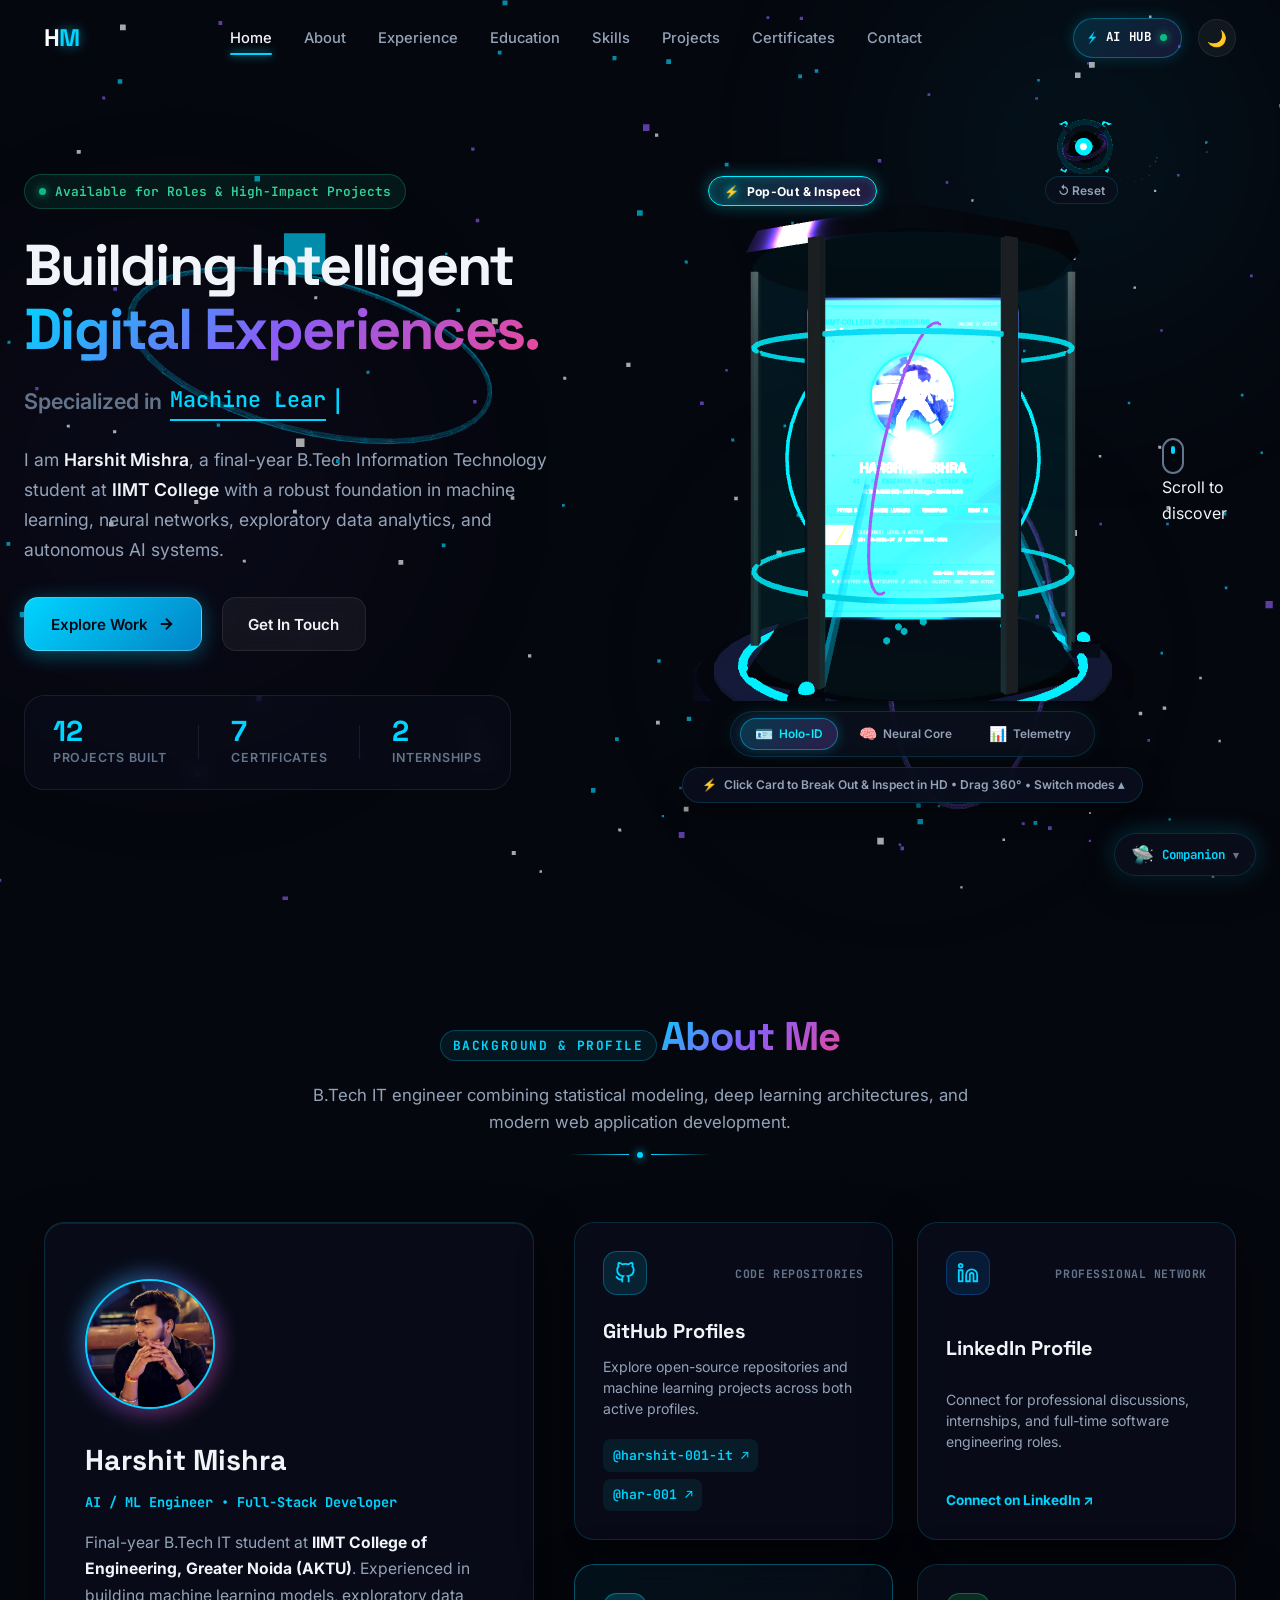
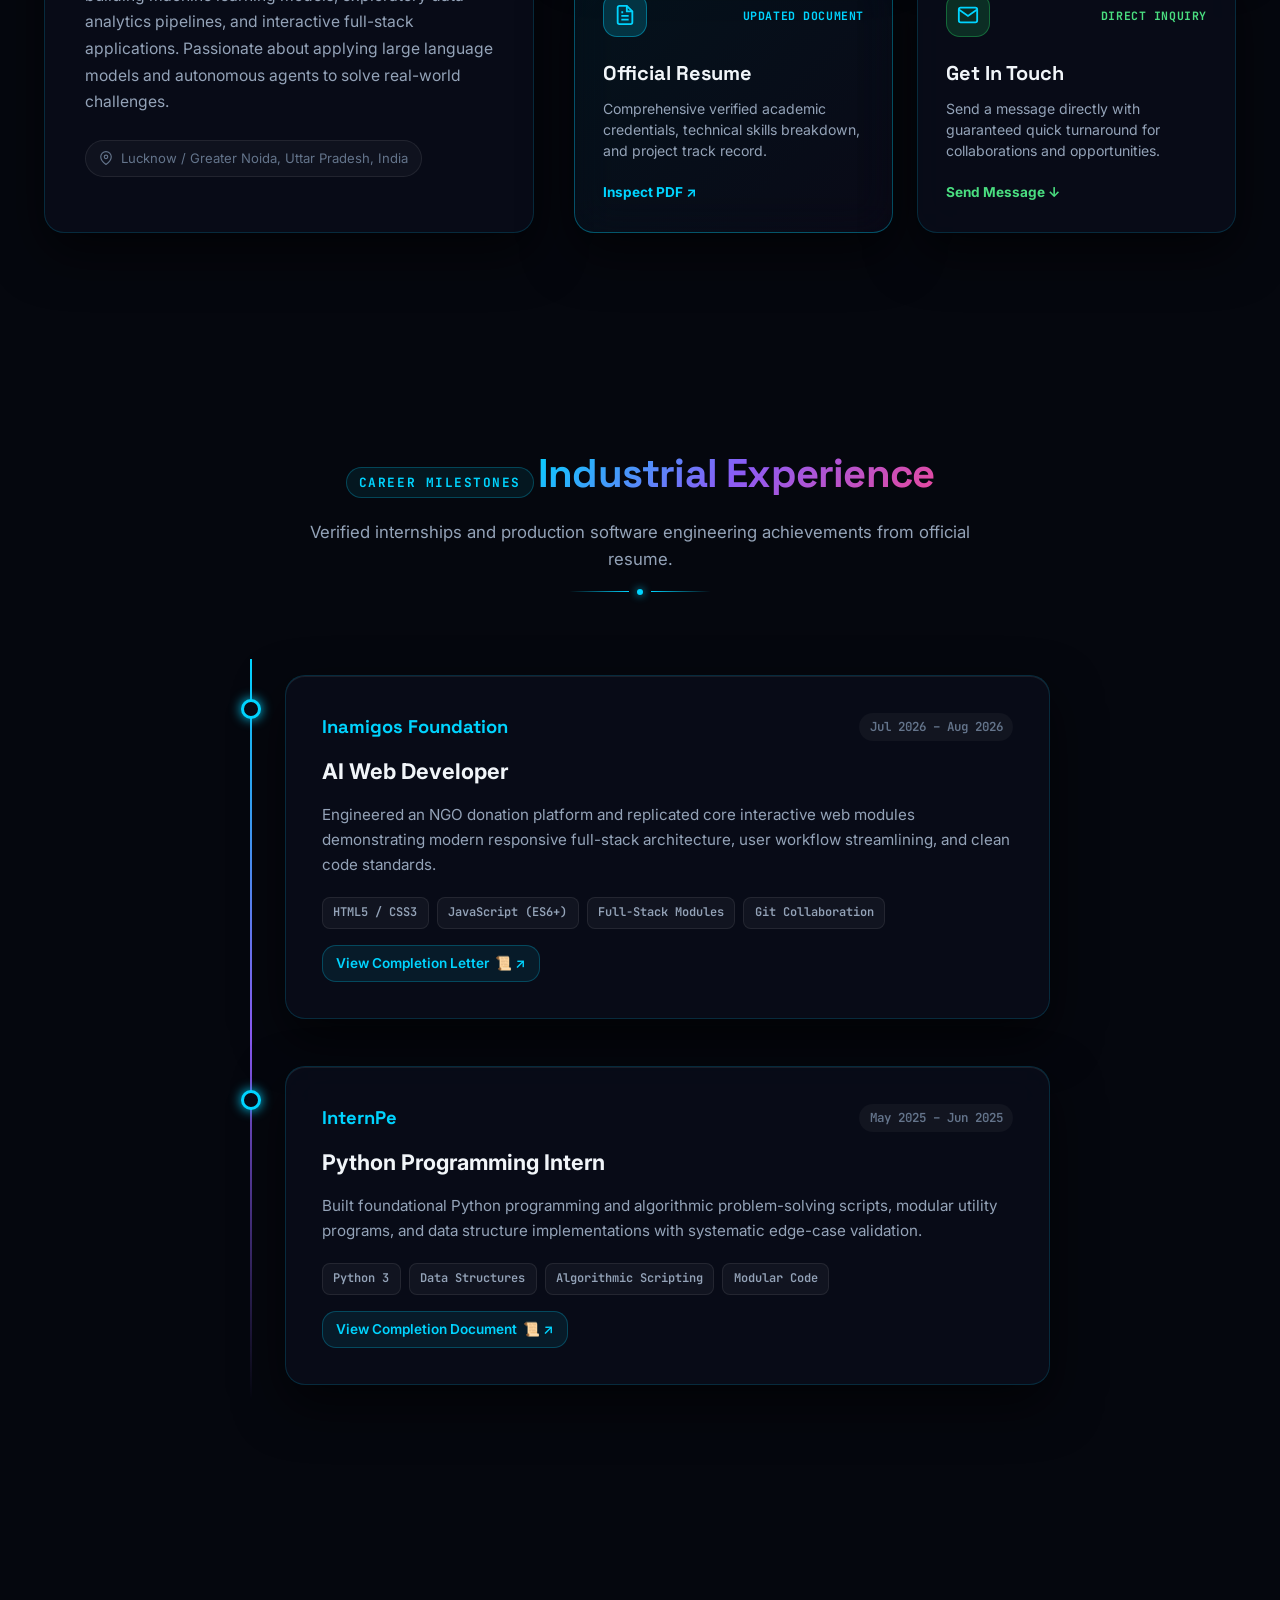
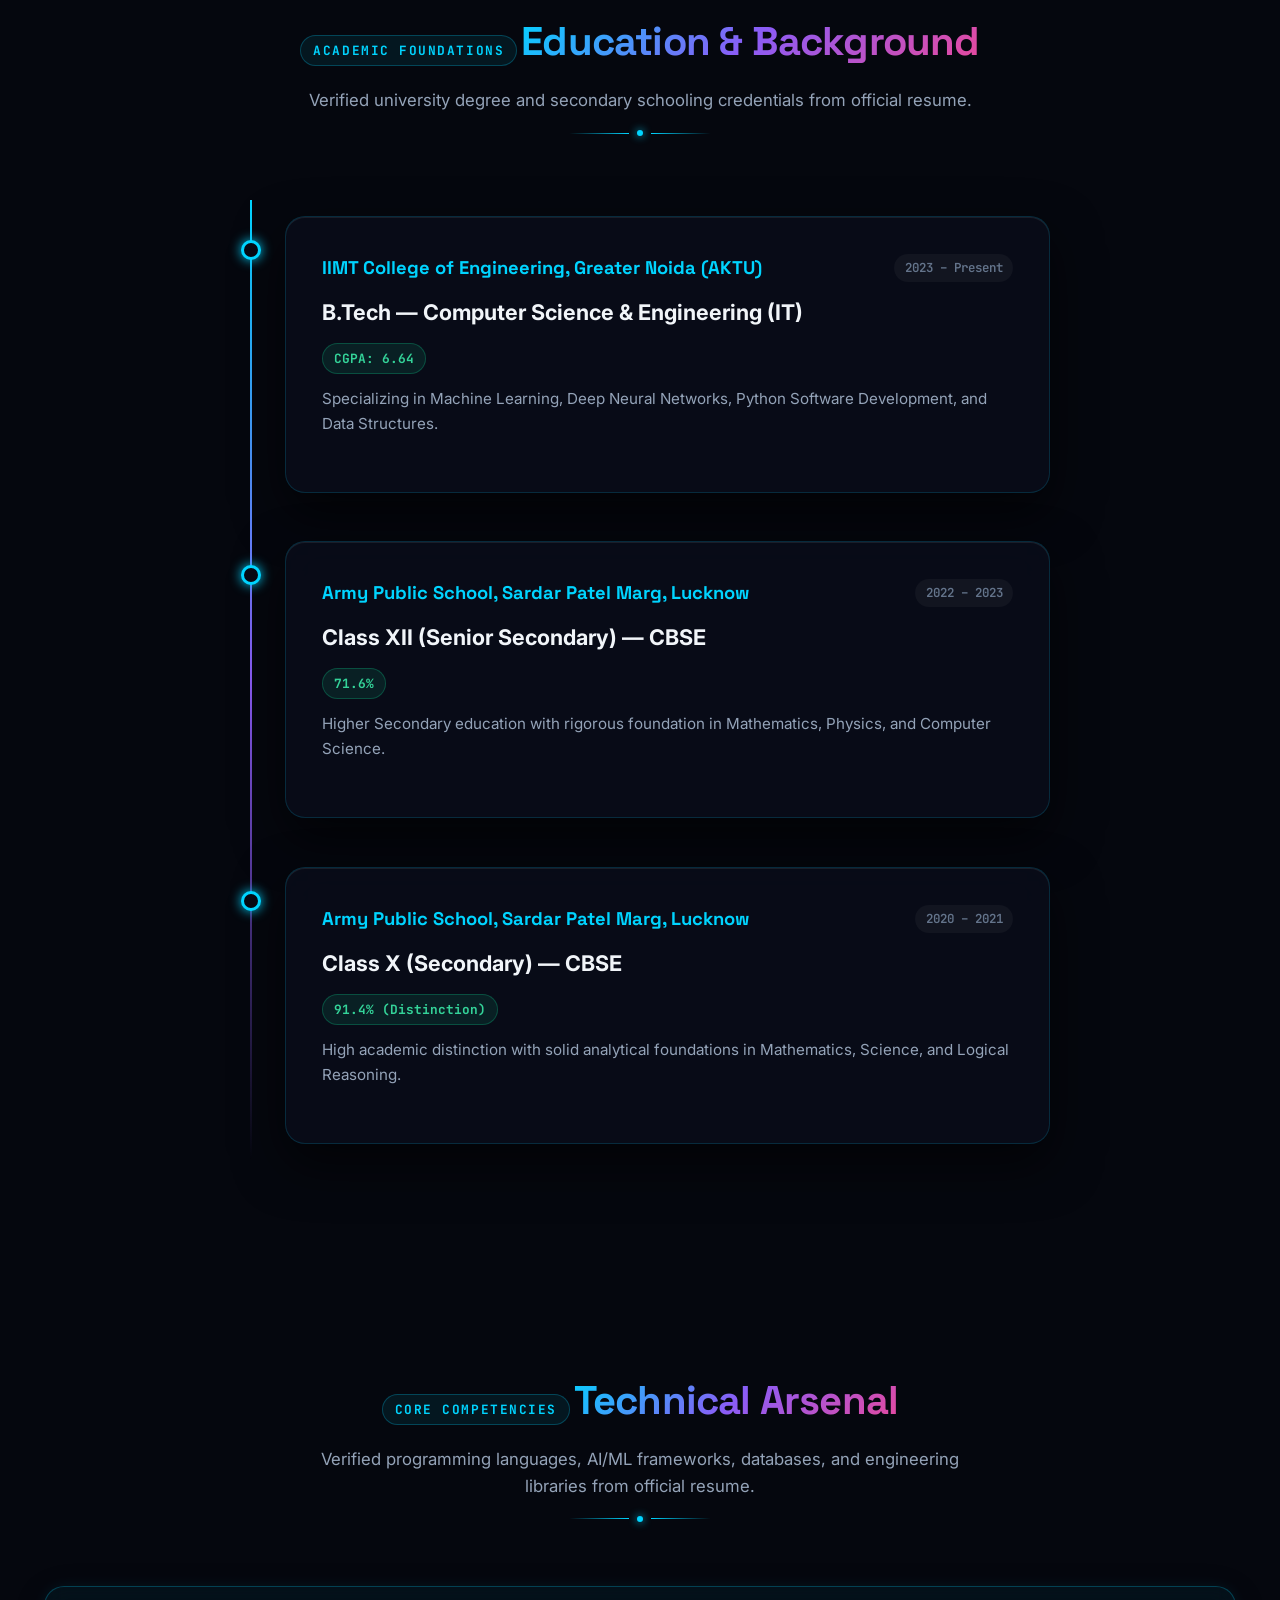
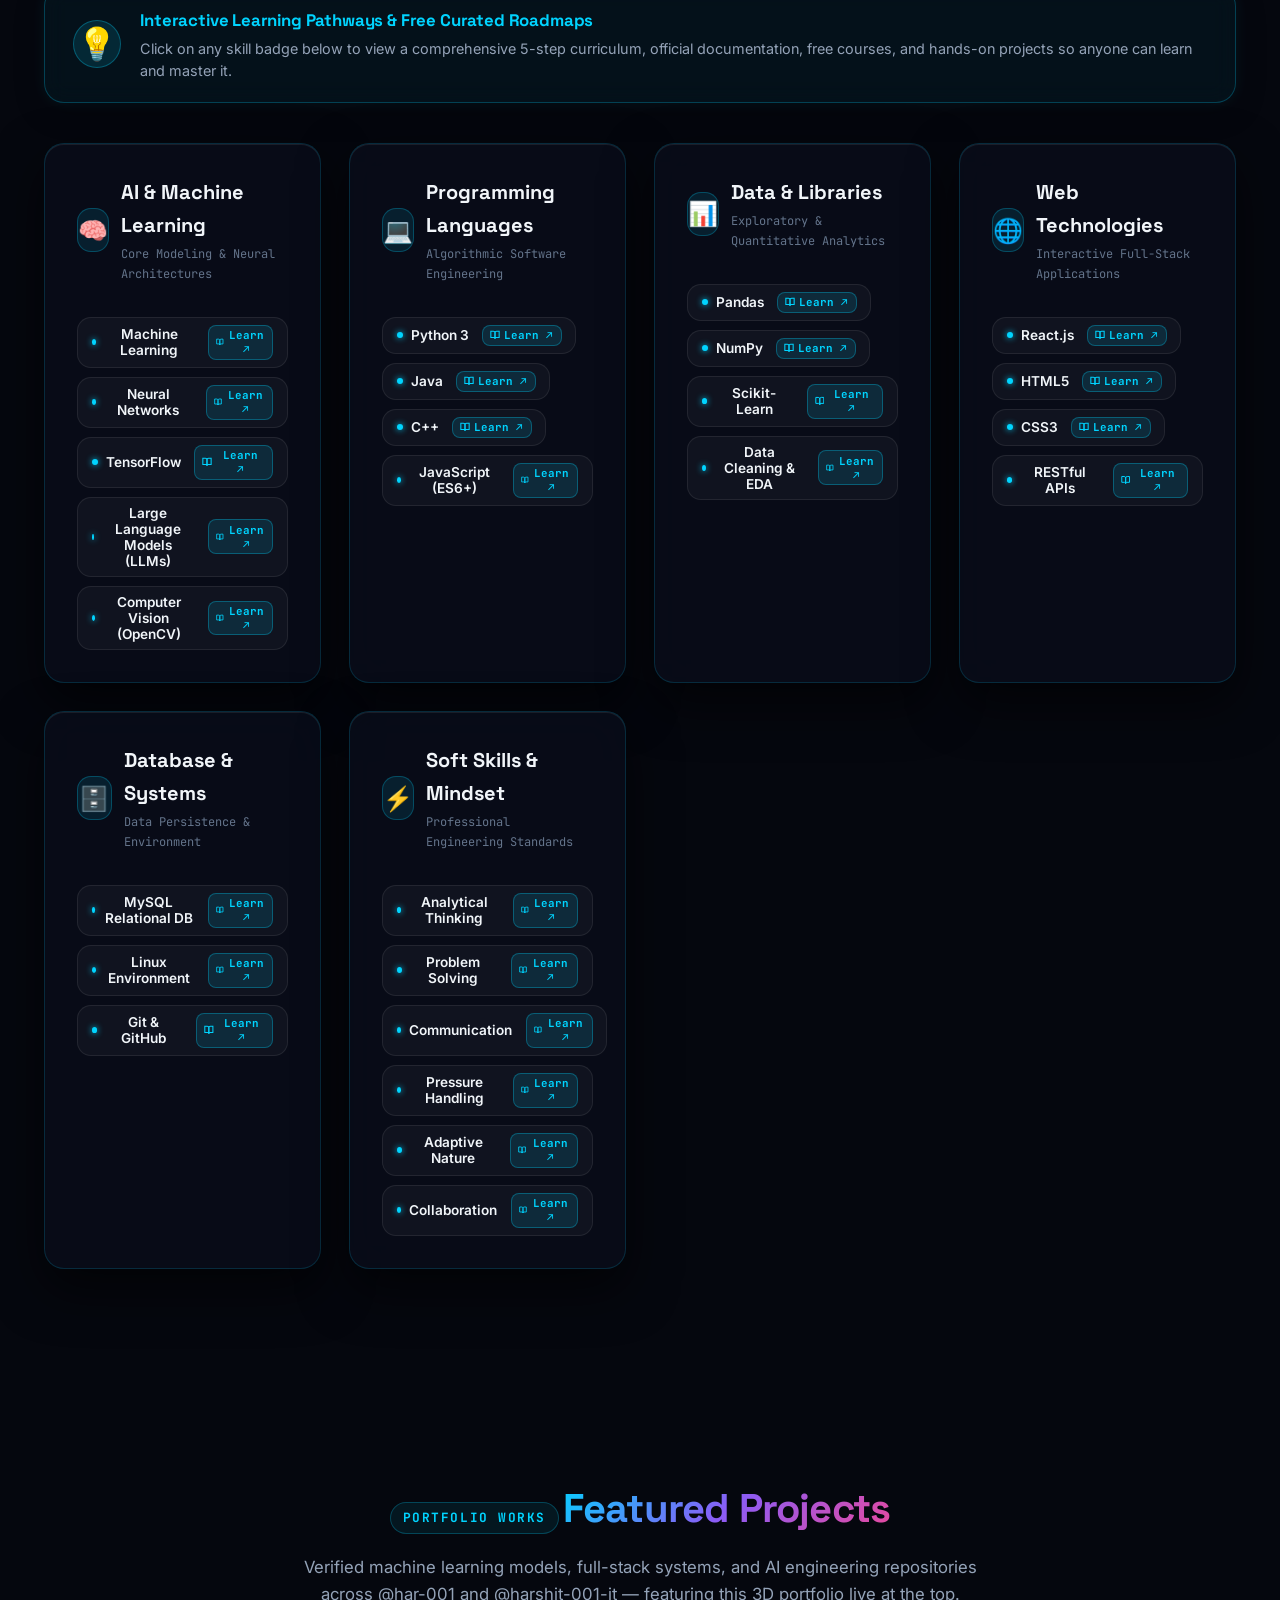
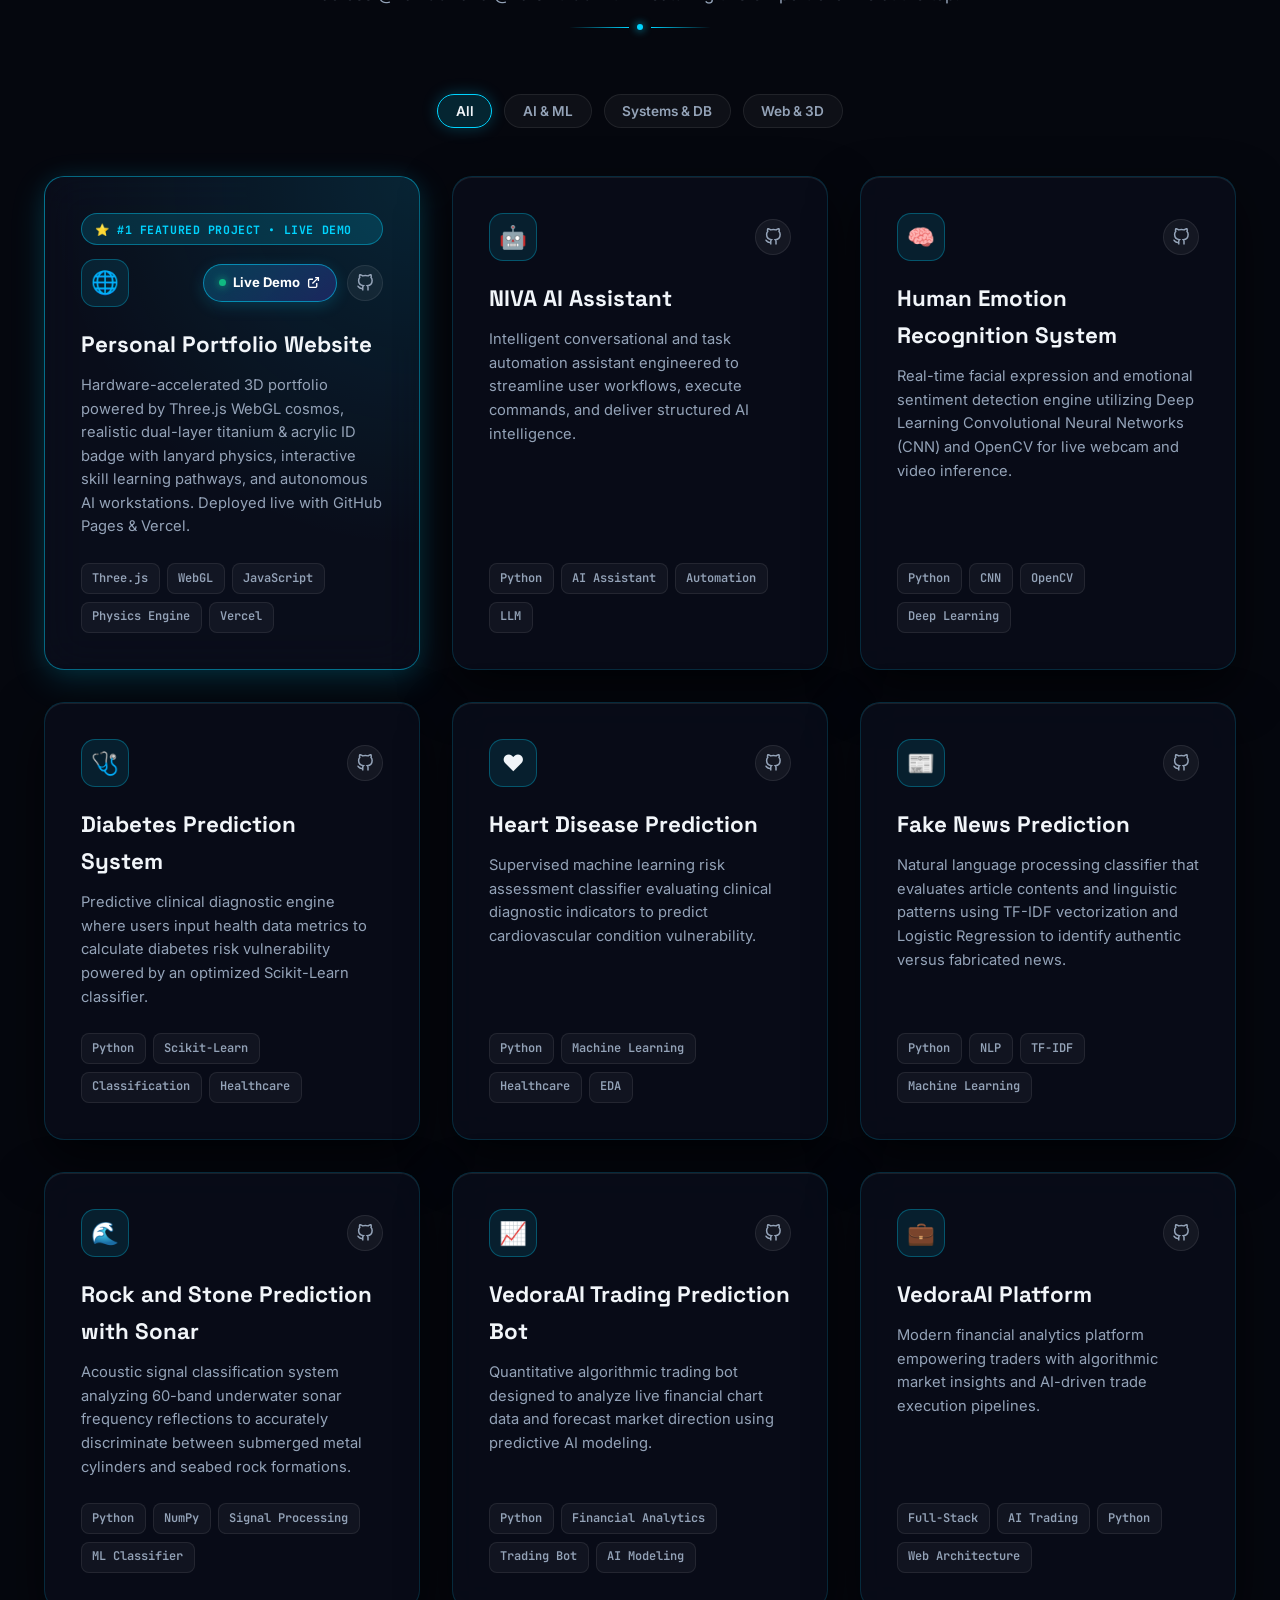
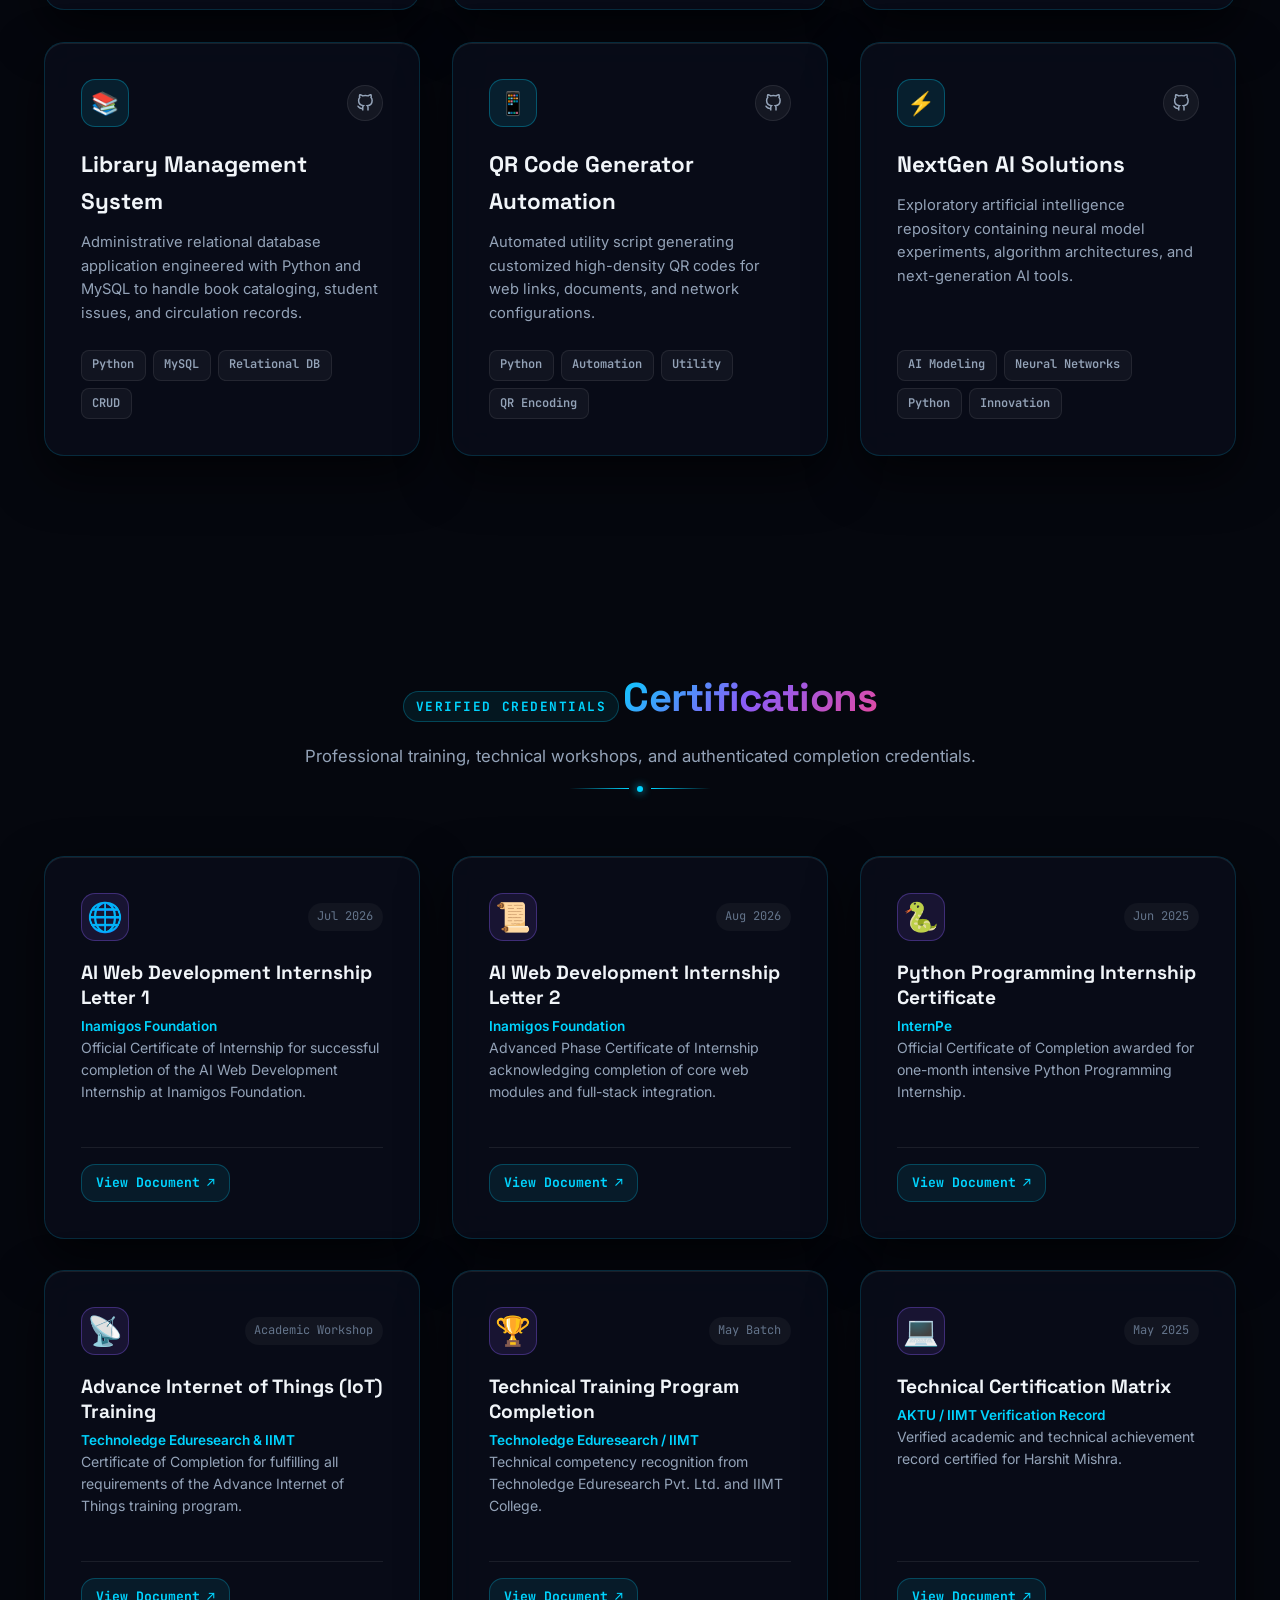
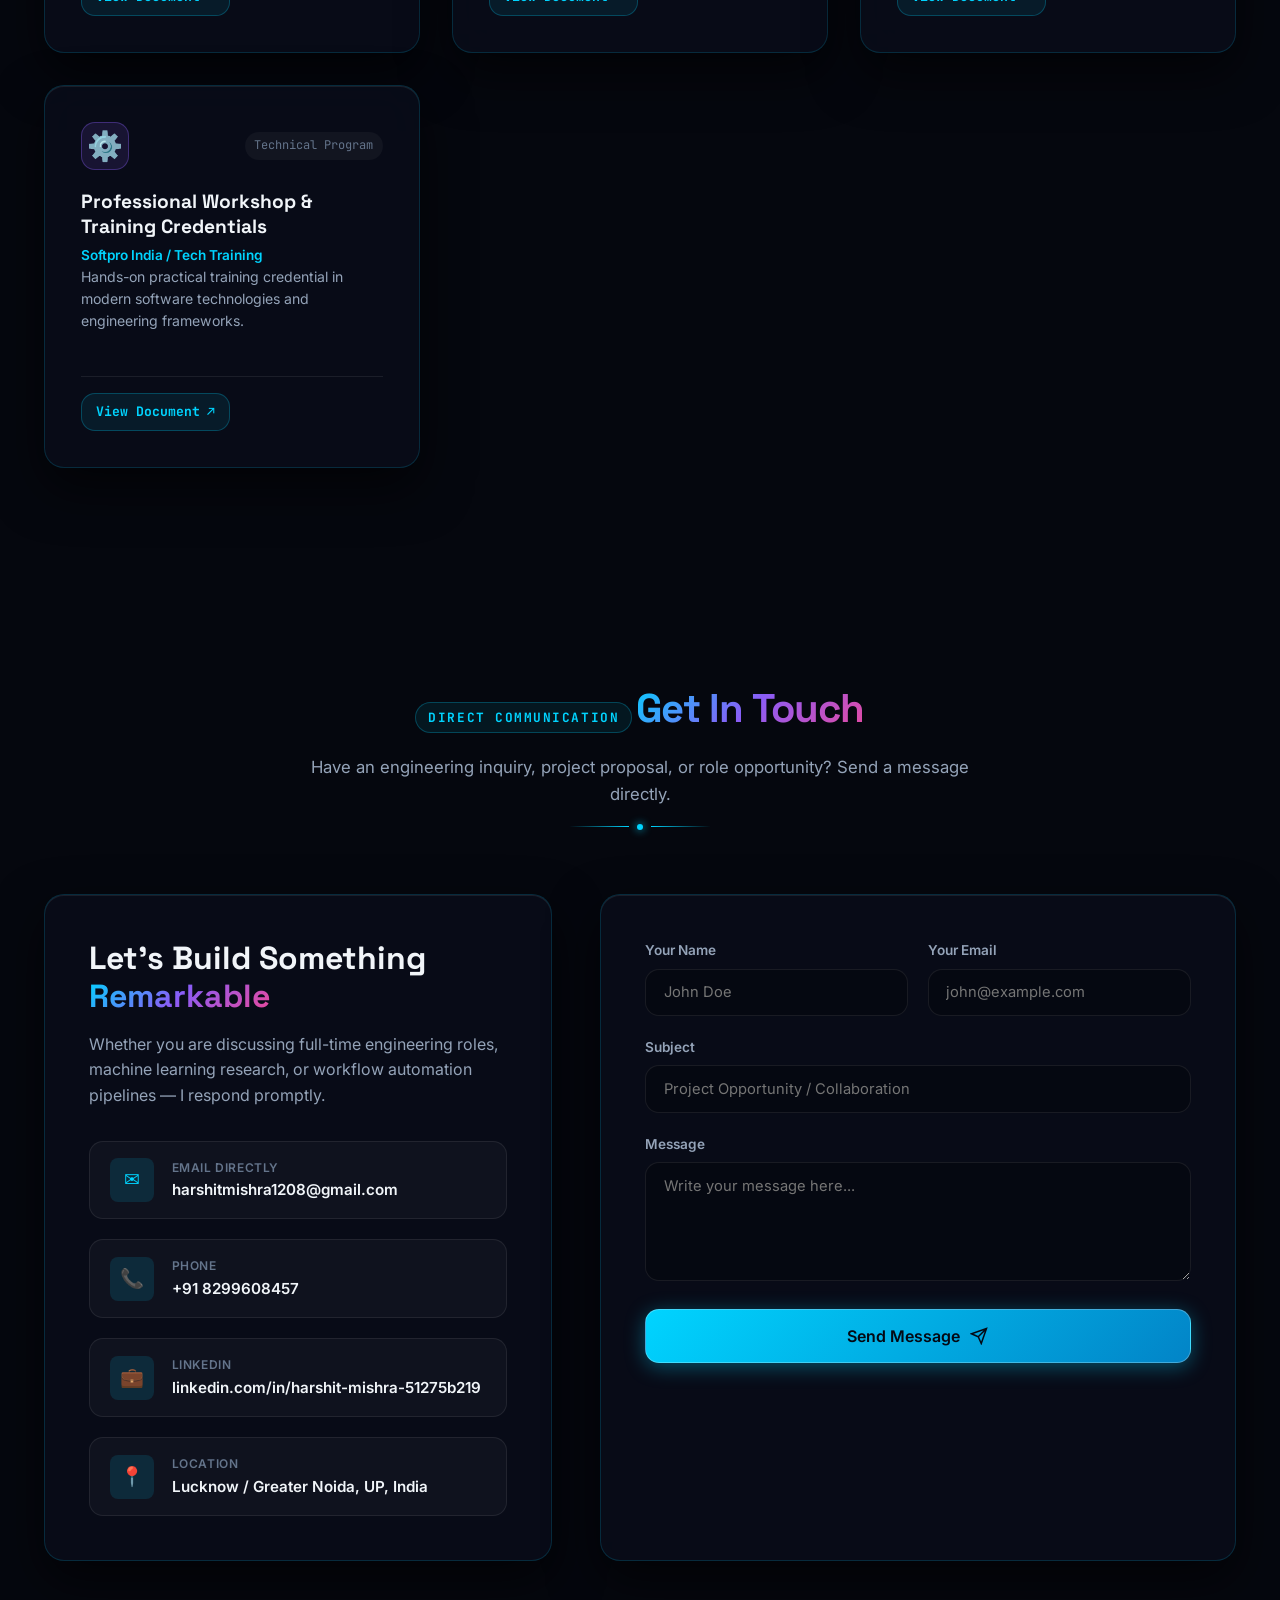
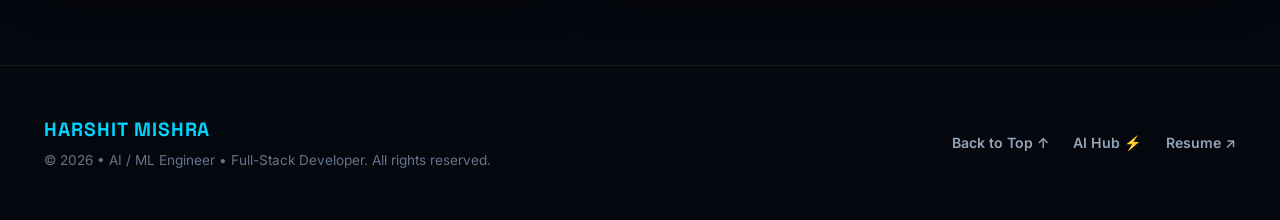
<file: index.html>
<!DOCTYPE html>
<html lang="en">
<head>
  <meta charset="UTF-8" />
  <meta name="viewport" content="width=device-width, initial-scale=1.0" />
  <title>Harshit Mishra | AI / ML Engineer &amp; Full-Stack Developer</title>
  <meta name="description" content="Portfolio of Harshit Mishra — Final-year B.Tech IT student at IIMT College specializing in Machine Learning, Neural Networks, Python Solutions, and Autonomous Workflows." />
  <meta name="author" content="Harshit Mishra" />

  <!-- Google Fonts -->
  <link rel="preconnect" href="https://fonts.googleapis.com" />
  <link rel="preconnect" href="https://fonts.gstatic.com" crossorigin />
  <link href="https://fonts.googleapis.com/css2?family=Inter:wght@300;400;500;600;700;800;900&family=Space+Grotesk:wght@500;600;700;800&family=JetBrains+Mono:wght@500;700&display=swap" rel="stylesheet" />

  <!-- Main Stylesheet -->
  <link rel="stylesheet" href="css/styles.css?v=fresh-build-v1" />
  <link rel="icon" href="data:image/svg+xml,<svg xmlns='http://www.w3.org/2000/svg' viewBox='0 0 100 100'><text y='.9em' font-size='90'>⚡</text></svg>" />
</head>
<body>
  <!-- Full-Page Interactive Space Canvas -->
  <canvas class="webgl-canvas" id="webglCanvas"></canvas>

  <!-- Micro-Companion Canvas (Non-blocking) -->
  <canvas class="companion-canvas" id="companionCanvas"></canvas>

  <!-- Ambient Atmospheric Glows -->
  <div class="ambient-glow glow-1"></div>
  <div class="ambient-glow glow-2"></div>
  <div class="ambient-glow glow-3"></div>

  <!-- Scroll Progress Indicator -->
  <div class="scroll-progress" id="scrollProgress"></div>

  <!-- ===== TOP NAVBAR ===== -->
  <nav class="navbar" id="navbar">
    <div class="nav-container">
      <a href="#hero" class="nav-logo">
        <span class="logo-h">H</span><span class="logo-m">M</span>
      </a>

      <!-- Desktop Links -->
      <ul class="nav-links" id="navLinks">
        <li><a href="#hero" class="nav-link active">Home</a></li>
        <li><a href="#about" class="nav-link">About</a></li>
        <li><a href="#experience" class="nav-link">Experience</a></li>
        <li><a href="#education" class="nav-link">Education</a></li>
        <li><a href="#skills" class="nav-link">Skills</a></li>
        <li><a href="#projects" class="nav-link">Projects</a></li>
        <li><a href="#certificates" class="nav-link">Certificates</a></li>
        <li><a href="#contact" class="nav-link">Contact</a></li>
      </ul>

      <!-- Nav Actions -->
      <div class="nav-actions">
        <a href="ai-hub.html" class="nav-ai-hub-badge" title="Launch Autonomous AI Hub">
          <span class="ai-hub-icon">⚡</span>
          <span class="ai-hub-title">AI HUB</span>
          <span class="ai-hub-live-dot"></span>
        </a>
        <button class="theme-toggle" id="themeToggle" aria-label="Toggle theme">🌙</button>
        <button class="hamburger" id="hamburger" aria-label="Toggle navigation menu">
          <span></span>
          <span></span>
          <span></span>
        </button>
      </div>
    </div>
  </nav>

  <!-- Mobile Drawer Menu -->
  <div class="mobile-menu" id="mobileMenu">
    <a href="ai-hub.html" class="mobile-ai-hub-badge">
      <span>⚡ AI HUB (NIVA &amp; N8N)</span>
      <span class="ai-hub-live-dot"></span>
    </a>
    <a href="#hero" class="mobile-link">Home</a>
    <a href="#about" class="mobile-link">About</a>
    <a href="#experience" class="mobile-link">Experience</a>
    <a href="#education" class="mobile-link">Education</a>
    <a href="#skills" class="mobile-link">Skills</a>
    <a href="#projects" class="mobile-link">Projects</a>
    <a href="#certificates" class="mobile-link">Certificates</a>
    <a href="#contact" class="mobile-link">Contact</a>
  </div>

  <!-- ===== SECTION 1: HERO ===== -->
  <section class="hero section" id="hero">
    <div class="hero-container container">
      <!-- Left Column: Copy & Actions -->
      <div class="hero-col-left">
        <div class="hero-status-badge">
          <span class="status-pulse-dot"></span>
          <span>Available for Roles &amp; High-Impact Projects</span>
        </div>

        <h1 class="hero-title">
          Building Intelligent <br />
          <span class="gradient-text">Digital Experiences.</span>
        </h1>

        <div class="hero-role-wrapper">
          <span class="role-prefix">Specialized in</span>
          <span class="role-typewriter" id="typewriter">Machine Learning</span>
          <span class="cursor-blink">|</span>
        </div>

        <p class="hero-desc">
          I am <strong>Harshit Mishra</strong>, a final-year B.Tech Information Technology student at <strong>IIMT College</strong> with a robust foundation in machine learning, neural networks, exploratory data analytics, and autonomous AI systems.
        </p>

        <div class="hero-cta-group">
          <a href="#projects" class="btn btn-primary">
            <span>Explore Work</span>
            <svg width="18" height="18" viewBox="0 0 24 24" fill="none" stroke="currentColor" stroke-width="2.5"><path d="M5 12h14M12 5l7 7-7 7"/></svg>
          </a>
          <a href="#contact" class="btn btn-secondary">
            <span>Get In Touch</span>
          </a>
        </div>

        <div class="hero-stats-row">
          <div class="hero-stat-item">
            <span class="stat-number" data-target="12">12</span>
            <span class="stat-label">Projects Built</span>
          </div>
          <div class="stat-divider"></div>
          <div class="hero-stat-item">
            <span class="stat-number" data-target="7">7</span>
            <span class="stat-label">Certificates</span>
          </div>
          <div class="stat-divider"></div>
          <div class="hero-stat-item">
            <span class="stat-number" data-target="2">2</span>
            <span class="stat-label">Internships</span>
          </div>
        </div>
      </div>

      <!-- Right Column: Physical Titanium ID Card Stage -->
      <!-- Right Column: 3D Magnetic Levitation Cyber-Pod & Hologram Chamber -->
      <div class="hero-col-right">
        <div class="hero-stage-wrapper">
          <div class="cyber-pod-stage" id="idCardStage">
            <button class="card-breakout-trigger-btn" id="cardBreakoutTriggerBtn" title="Click to Pop-Out &amp; Inspect Card in HD 3D" aria-label="Pop Out Card">
              <span class="btn-sparkle">⚡</span> Pop-Out &amp; Inspect
            </button>
            <button class="card-reset-btn" id="cardResetBtn" title="Reset Pod Orientation" aria-label="Reset Pod Orientation">
              ↺ Reset
            </button>
            <div class="id-card-fallback" id="idCardFallback" style="display:none;">
              <div class="fallback-card glass">
                <img src="image.png" alt="Harshit Mishra" class="fallback-avatar" />
                <h3>Harshit Mishra</h3>
                <p class="fallback-role">Data Analytics &bull; AI / ML</p>
                <div class="fallback-badge">IIMT College &bull; B.Tech IT</div>
              </div>
            </div>
          </div>

          <!-- Interactive 3D Mode Selector Dock -->
          <div class="holo-mode-dock" id="holoModeDock">
            <button class="holo-mode-btn active" data-mode="holo-pass" title="Holographic Identity Pass">
              <span class="mode-icon">🪪</span>
              <span class="mode-label">Holo-ID</span>
            </button>
            <button class="holo-mode-btn" data-mode="neural-core" title="3D Quantum Neural AI Core">
              <span class="mode-icon">🧠</span>
              <span class="mode-label">Neural Core</span>
            </button>
            <button class="holo-mode-btn" data-mode="telemetry" title="Orbital Systems Telemetry">
              <span class="mode-icon">📊</span>
              <span class="mode-label">Telemetry</span>
            </button>
          </div>

          <div class="card-hint-badge" id="cardHintBadge">
            <span class="hint-icon" id="cardHintIcon">⚡</span>
            <span id="cardHintText">Click Card to Break Out &amp; Inspect in HD • Drag 360° • Switch modes ▴</span>
          </div>
        </div>
      </div>
    </div>

    <!-- Scroll Down Hint -->
    <a href="#about" class="scroll-down-hint" aria-label="Scroll to About section">
      <span class="mouse-icon"><span class="mouse-wheel"></span></span>
      <span class="scroll-text">Scroll to discover</span>
    </a>
  </section>

  <!-- ===== SECTION 2: ABOUT ===== -->
  <section class="section about-section" id="about">
    <div class="container">
      <div class="section-heading reveal">
        <span class="section-kicker">Background &amp; Profile</span>
        <h2 class="gradient-text">About Me</h2>
        <p>B.Tech IT engineer combining statistical modeling, deep learning architectures, and modern web application development.</p>
        <div class="decor-line"><span class="dot"></span></div>
      </div>

      <div class="about-grid">
        <div class="about-profile-card glass tilt-card reveal">
          <div class="profile-photo-wrapper">
            <img src="image.png" alt="Harshit Mishra" class="about-avatar" />
            <div class="photo-glow-ring"></div>
          </div>
          <div class="about-quick-details">
            <h3>Harshit Mishra</h3>
            <span class="quick-title">AI / ML Engineer &bull; Full-Stack Developer</span>
            <p class="about-bio">
              Final-year B.Tech IT student at <strong>IIMT College of Engineering, Greater Noida (AKTU)</strong>. Experienced in building machine learning models, exploratory data analytics pipelines, and interactive full-stack applications. Passionate about applying large language models and autonomous agents to solve real-world challenges.
            </p>
            <div class="location-pill">
              <svg width="14" height="14" viewBox="0 0 24 24" fill="none" stroke="currentColor" stroke-width="2"><path d="M21 10c0 7-9 13-9 13s-9-6-9-13a9 9 0 0 1 18 0z"/><circle cx="12" cy="10" r="3"/></svg>
              <span>Lucknow / Greater Noida, Uttar Pradesh, India</span>
            </div>
          </div>
        </div>

        <div class="about-actions-grid reveal">
          <!-- Card 1: GitHub -->
          <div class="action-card tilt-card">
            <div class="action-card-header">
              <div class="action-icon">
                <svg width="22" height="22" viewBox="0 0 24 24" fill="none" stroke="currentColor" stroke-width="2"><path d="M9 19c-5 1.5-5-2.5-7-3m14 6v-3.87a3.37 3.37 0 0 0-.94-2.61c3.14-.35 6.44-1.54 6.44-7A5.44 5.44 0 0 0 20 4.77 5.07 5.07 0 0 0 19.91 1S18.73.65 16 2.48a13.38 13.38 0 0 0-7 0C6.27.65 5.09 1 5.09 1A5.07 5.07 0 0 0 5 4.77a5.44 5.44 0 0 0-1.5 3.78c0 5.42 3.3 6.61 6.44 7A3.37 3.37 0 0 0 9 18.13V22"/></svg>
              </div>
              <span class="action-tag">Code Repositories</span>
            </div>
            <h4 class="action-title">GitHub Profiles</h4>
            <p class="action-desc">Explore open-source repositories and machine learning projects across both active profiles.</p>
            <div class="github-dual-links">
              <a href="https://github.com/harshit-001-it" target="_blank" rel="noopener" class="sub-link">@harshit-001-it ↗</a>
              <a href="https://github.com/har-001" target="_blank" rel="noopener" class="sub-link">@har-001 ↗</a>
            </div>
          </div>

          <!-- Card 2: LinkedIn -->
          <a href="https://linkedin.com/in/harshit-mishra-51275b219" target="_blank" rel="noopener" class="action-card tilt-card">
            <div class="action-card-header">
              <div class="action-icon" style="background:rgba(10,102,194,0.18);border-color:rgba(10,102,194,0.4);">
                <svg width="22" height="22" viewBox="0 0 24 24" fill="none" stroke="currentColor" stroke-width="2"><path d="M16 8a6 6 0 0 1 6 6v7h-4v-7a2 2 0 0 0-2-2 2 2 0 0 0-2 2v7h-4v-7a6 6 0 0 1 6-6z"/><rect x="2" y="9" width="4" height="12"/><circle cx="4" cy="4" r="2"/></svg>
              </div>
              <span class="action-tag">Professional Network</span>
            </div>
            <h4 class="action-title">LinkedIn Profile</h4>
            <p class="action-desc">Connect for professional discussions, internships, and full-time software engineering roles.</p>
            <span class="action-cta-text">Connect on LinkedIn ↗</span>
          </a>

          <!-- Card 3: Resume PDF -->
          <a href="Harshit_Mishra_Resume.pdf" target="_blank" rel="noopener" class="action-card tilt-card highlight-card">
            <div class="action-card-header">
              <div class="action-icon" style="background:rgba(0,212,255,0.18);border-color:rgba(0,212,255,0.4);">
                <svg width="22" height="22" viewBox="0 0 24 24" fill="none" stroke="currentColor" stroke-width="2"><path d="M14 2H6a2 2 0 0 0-2 2v16a2 2 0 0 0 2 2h12a2 2 0 0 0 2-2V8z"/><polyline points="14 2 14 8 20 8"/><line x1="16" y1="13" x2="8" y2="13"/><line x1="16" y1="17" x2="8" y2="17"/><polyline points="10 9 9 9 8 9"/></svg>
              </div>
              <span class="action-tag" style="color:var(--accent-cyan);">Updated Document</span>
            </div>
            <h4 class="action-title">Official Resume</h4>
            <p class="action-desc">Comprehensive verified academic credentials, technical skills breakdown, and project track record.</p>
            <span class="action-cta-text" style="color:var(--accent-cyan);">Inspect PDF ↗</span>
          </a>

          <!-- Card 4: Contact -->
          <a href="#contact" class="action-card tilt-card">
            <div class="action-card-header">
              <div class="action-icon" style="background:rgba(34,197,94,0.18);border-color:rgba(34,197,94,0.4);">
                <svg width="22" height="22" viewBox="0 0 24 24" fill="none" stroke="currentColor" stroke-width="2"><path d="M4 4h16c1.1 0 2 .9 2 2v12c0 1.1-.9 2-2 2H4c-1.1 0-2-.9-2-2V6c0-1.1.9-2 2-2z"/><polyline points="22,6 12,13 2,6"/></svg>
              </div>
              <span class="action-tag" style="color:#4ade80;">Direct Inquiry</span>
            </div>
            <h4 class="action-title">Get In Touch</h4>
            <p class="action-desc">Send a message directly with guaranteed quick turnaround for collaborations and opportunities.</p>
            <span class="action-cta-text" style="color:#4ade80;">Send Message ↓</span>
          </a>
        </div>
      </div>
    </div>
  </section>

  <!-- ===== SECTION 3: EXPERIENCE ===== -->
  <section class="section experience-section" id="experience">
    <div class="container">
      <div class="section-heading reveal">
        <span class="section-kicker">Career Milestones</span>
        <h2 class="gradient-text">Industrial Experience</h2>
        <p>Verified internships and production software engineering achievements from official resume.</p>
        <div class="decor-line"><span class="dot"></span></div>
      </div>

      <div class="experience-timeline">
        <!-- Milestone 1: Inamigos Foundation -->
        <div class="timeline-item reveal">
          <div class="timeline-dot"></div>
          <div class="timeline-card glass tilt-card">
            <div class="timeline-badge-row">
              <span class="company-badge">Inamigos Foundation</span>
              <span class="date-badge">Jul 2026 – Aug 2026</span>
            </div>
            <h3 class="role-title">AI Web Developer</h3>
            <p class="role-desc">
              Engineered an NGO donation platform and replicated core interactive web modules demonstrating modern responsive full-stack architecture, user workflow streamlining, and clean code standards.
            </p>
            <div class="tech-tags-row">
              <span class="tech-tag">HTML5 / CSS3</span>
              <span class="tech-tag">JavaScript (ES6+)</span>
              <span class="tech-tag">Full-Stack Modules</span>
              <span class="tech-tag">Git Collaboration</span>
            </div>
            <div class="timeline-cert-link">
              <a href="Certificates/Inamigos Completion letter 1.pdf" target="_blank" rel="noopener" class="cert-link-btn">
                <span>View Completion Letter</span> 📜 ↗
              </a>
            </div>
          </div>
        </div>

        <!-- Milestone 2: InternPe -->
        <div class="timeline-item reveal">
          <div class="timeline-dot"></div>
          <div class="timeline-card glass tilt-card">
            <div class="timeline-badge-row">
              <span class="company-badge">InternPe</span>
              <span class="date-badge">May 2025 – Jun 2025</span>
            </div>
            <h3 class="role-title">Python Programming Intern</h3>
            <p class="role-desc">
              Built foundational Python programming and algorithmic problem-solving scripts, modular utility programs, and data structure implementations with systematic edge-case validation.
            </p>
            <div class="tech-tags-row">
              <span class="tech-tag">Python 3</span>
              <span class="tech-tag">Data Structures</span>
              <span class="tech-tag">Algorithmic Scripting</span>
              <span class="tech-tag">Modular Code</span>
            </div>
            <div class="timeline-cert-link">
              <a href="Certificates/InternPe Completion Letter.png" target="_blank" rel="noopener" class="cert-link-btn">
                <span>View Completion Document</span> 📜 ↗
              </a>
            </div>
          </div>
        </div>
      </div>
    </div>
  </section>

  <!-- ===== SECTION 3B: EDUCATION ===== -->
  <section class="section education-section" id="education">
    <div class="container">
      <div class="section-heading reveal">
        <span class="section-kicker">Academic Foundations</span>
        <h2 class="gradient-text">Education &amp; Background</h2>
        <p>Verified university degree and secondary schooling credentials from official resume.</p>
        <div class="decor-line"><span class="dot"></span></div>
      </div>

      <div class="experience-timeline" id="educationTimeline">
        <!-- Injected dynamically by main.js -->
      </div>
    </div>
  </section>

  <!-- ===== SECTION 4: SKILLS ===== -->
  <section class="section skills-section" id="skills">
    <div class="container">
      <div class="section-heading reveal">
        <span class="section-kicker">Core Competencies</span>
        <h2 class="gradient-text">Technical Arsenal</h2>
        <p>Verified programming languages, AI/ML frameworks, databases, and engineering libraries from official resume.</p>
        <div class="decor-line"><span class="dot"></span></div>
      </div>

      <!-- Interactive Skill Learning Callout Banner -->
      <div class="skill-instruction-banner reveal">
        <div class="instruction-content">
          <span class="instruction-icon">💡</span>
          <div>
            <span class="instruction-title">Interactive Learning Pathways &amp; Free Curated Roadmaps</span>
            <p class="instruction-desc">Click on any skill badge below to view a comprehensive 5-step curriculum, official documentation, free courses, and hands-on projects so anyone can learn and master it.</p>
          </div>
        </div>
      </div>

      <div class="skills-grid" id="skillsGrid">
        <!-- Injected dynamically by main.js with 3D tilt -->
      </div>
    </div>
  </section>

  <!-- ===== SECTION 5: PROJECTS ===== -->
  <section class="section projects-section" id="projects">
    <div class="container">
      <div class="section-heading reveal">
        <span class="section-kicker">Portfolio Works</span>
        <h2 class="gradient-text">Featured Projects</h2>
        <p>Verified machine learning models, full-stack systems, and AI engineering repositories across @har-001 and @harshit-001-it — featuring this 3D portfolio live at the top.</p>
        <div class="decor-line"><span class="dot"></span></div>
      </div>

      <div class="project-filters reveal" id="projectFilters">
        <!-- Filter pills injected by main.js -->
      </div>

      <div class="projects-grid" id="projectsGrid">
        <!-- Injected dynamically by main.js with 3D tilt -->
      </div>
    </div>
  </section>

  <!-- ===== SECTION 6: CERTIFICATES ===== -->
  <section class="section certs-section" id="certificates">
    <div class="container">
      <div class="section-heading reveal">
        <span class="section-kicker">Verified Credentials</span>
        <h2 class="gradient-text">Certifications</h2>
        <p>Professional training, technical workshops, and authenticated completion credentials.</p>
        <div class="decor-line"><span class="dot"></span></div>
      </div>

      <div class="certificates-grid" id="certificatesGrid">
        <!-- 7 authentic certificate cards injected by main.js -->
      </div>
    </div>
  </section>

  <!-- ===== SECTION 7: CONTACT ===== -->
  <section class="section contact-section" id="contact">
    <div class="container">
      <div class="section-heading reveal">
        <span class="section-kicker">Direct Communication</span>
        <h2 class="gradient-text">Get In Touch</h2>
        <p>Have an engineering inquiry, project proposal, or role opportunity? Send a message directly.</p>
        <div class="decor-line"><span class="dot"></span></div>
      </div>

      <div class="contact-grid">
        <!-- Contact Info -->
        <div class="contact-info-card glass tilt-card reveal">
          <h3>Let's Build Something <span class="gradient-text">Remarkable</span></h3>
          <p class="contact-lead">
            Whether you are discussing full-time engineering roles, machine learning research, or workflow automation pipelines — I respond promptly.
          </p>

          <div class="contact-channel-list">
            <a href="mailto:harshitmishra1208@gmail.com" class="channel-item">
              <div class="channel-icon">✉</div>
              <div>
                <span class="channel-label">Email Directly</span>
                <span class="channel-val">harshitmishra1208@gmail.com</span>
              </div>
            </a>

            <a href="tel:+918299608457" class="channel-item">
              <div class="channel-icon">📞</div>
              <div>
                <span class="channel-label">Phone</span>
                <span class="channel-val">+91 8299608457</span>
              </div>
            </a>

            <a href="https://linkedin.com/in/harshit-mishra-51275b219" target="_blank" rel="noopener" class="channel-item">
              <div class="channel-icon">💼</div>
              <div>
                <span class="channel-label">LinkedIn</span>
                <span class="channel-val">linkedin.com/in/harshit-mishra-51275b219</span>
              </div>
            </a>

            <div class="channel-item">
              <div class="channel-icon">📍</div>
              <div>
                <span class="channel-label">Location</span>
                <span class="channel-val">Lucknow / Greater Noida, UP, India</span>
              </div>
            </div>
          </div>
        </div>

        <!-- Contact Form -->
        <div class="contact-form-card glass tilt-card reveal">
          <form class="contact-form" id="contactForm">
            <div class="form-row">
              <div class="form-group">
                <label for="contactName">Your Name</label>
                <input type="text" id="contactName" name="name" placeholder="John Doe" required />
              </div>
              <div class="form-group">
                <label for="contactEmail">Your Email</label>
                <input type="email" id="contactEmail" name="email" placeholder="john@example.com" required />
              </div>
            </div>

            <div class="form-group">
              <label for="contactSubject">Subject</label>
              <input type="text" id="contactSubject" name="subject" placeholder="Project Opportunity / Collaboration" required />
            </div>

            <div class="form-group">
              <label for="contactMessage">Message</label>
              <textarea id="contactMessage" name="message" rows="5" placeholder="Write your message here..." required></textarea>
            </div>

            <button type="submit" class="btn btn-primary submit-btn">
              <span>Send Message</span>
              <svg width="18" height="18" viewBox="0 0 24 24" fill="none" stroke="currentColor" stroke-width="2"><path d="M22 2L11 13M22 2l-7 20-4-9-9-4 20-7z"/></svg>
            </button>

            <div class="form-status" id="formStatus"></div>
          </form>
        </div>
      </div>
    </div>
  </section>

  <!-- Footer -->
  <footer class="footer">
    <div class="container footer-content">
      <div class="footer-left">
        <span class="footer-brand">HARSHIT MISHRA</span>
        <span class="footer-copy">&copy; 2026 • AI / ML Engineer &bull; Full-Stack Developer. All rights reserved.</span>
      </div>
      <div class="footer-links">
        <a href="#hero">Back to Top ↑</a>
        <a href="ai-hub.html">AI Hub ⚡</a>
        <a href="Harshit_Mishra_Resume.pdf" target="_blank">Resume ↗</a>
      </div>
    </div>
  </footer>

  <!-- ===== SKILL LEARNING ROADMAP & RESOURCES MODAL ===== -->
  <div class="skill-modal-overlay" id="skillModalOverlay" role="dialog" aria-modal="true" aria-labelledby="modalSkillTitle">
    <div class="skill-modal glass">
      <button class="skill-modal-close" id="skillModalClose" aria-label="Close skill learning modal">&times;</button>
      <div class="skill-modal-header">
        <div class="skill-modal-icon" id="modalSkillIcon">💡</div>
        <div class="skill-modal-titles">
          <div class="skill-modal-badge-row">
            <span class="skill-modal-badge" id="modalSkillCategory">AI &amp; Machine Learning</span>
            <span class="skill-modal-subtag">Curated Learning Pathway</span>
          </div>
          <h3 class="skill-modal-title" id="modalSkillTitle">Skill Name</h3>
          <p class="skill-modal-subtitle">Master this capability step-by-step with verified documentation, free courses, and practical projects.</p>
        </div>
      </div>
      <div class="skill-modal-body">
        <div class="skill-modal-section">
          <h4 class="section-subtitle">
            <span class="subtitle-icon">🗺️</span>
            <span>Step-by-Step Learning Roadmap (Beginner to Production)</span>
          </h4>
          <div class="roadmap-timeline" id="modalRoadmapTimeline">
            <!-- Dynamically injected roadmap steps -->
          </div>
        </div>

        <div class="skill-modal-section">
          <h4 class="section-subtitle">
            <span class="subtitle-icon">📚</span>
            <span>Recommended Free Learning Resources &amp; Documentation</span>
          </h4>
          <div class="resources-grid" id="modalResourcesGrid">
            <!-- Dynamically injected resource cards -->
          </div>
        </div>

        <div class="skill-modal-section">
          <h4 class="section-subtitle">
            <span class="subtitle-icon">🛠️</span>
            <span>Suggested Real-World Projects to Build</span>
          </h4>
          <ul class="projects-idea-list" id="modalProjectsList">
            <!-- Dynamically injected project ideas -->
          </ul>
        </div>
      </div>
      <div class="skill-modal-footer">
        <button class="btn btn-secondary" id="skillModalCloseFooter">Done Learning</button>
        <a href="https://github.com/har-001/Personal-Portfolio-Website" target="_blank" rel="noopener" class="btn btn-primary">
          <span>Star on GitHub ⭐</span>
        </a>
      </div>
    </div>
  </div>

  <!-- Certificate Modal -->
  <div class="cert-modal-overlay" id="certModalOverlay">
    <div class="cert-modal glass">
      <button class="cert-modal-close" id="certModalClose" aria-label="Close modal">&times;</button>
      <div class="cert-modal-header">
        <div class="cert-modal-icon">🏆</div>
        <div>
          <h3 class="cert-modal-title" id="certModalTitle">Certificate Title</h3>
          <p class="cert-modal-issuer" id="certModalIssuer">Issuing Organization • Date</p>
        </div>
      </div>
      <div class="cert-modal-body">
        <div class="cert-verification-badge">
          <span class="status-indicator-dot"></span>
          <span>Authentic Document Verified</span>
        </div>
        <div class="cert-modal-section">
          <h4>Validated Skills &amp; Domain Knowledge</h4>
          <ul class="cert-skills-list" id="certModalSkills"></ul>
        </div>
        <div class="cert-modal-actions">
          <a href="#" target="_blank" rel="noopener" class="btn btn-primary" id="certModalVerifyLink">
            Inspect Original Document 📄 ↗
          </a>
        </div>
      </div>
    </div>
  </div>

  <!-- ===== 3D CYBER BREAKOUT INSPECTION MODAL ("TUT KE BAHAR AAYE") ===== -->
  <div class="card-breakout-modal" id="cardBreakoutModal" aria-hidden="true" role="dialog" aria-label="3D Holographic Identity Pass Quantum Inspection">
    <div class="card-breakout-backdrop" id="cardBreakoutBackdrop"></div>
    <div class="card-breakout-container">
      <!-- Top Cyber HUD Header -->
      <div class="card-breakout-hud">
        <div class="breakout-hud-left">
          <span class="breakout-pulse-dot"></span>
          <span class="breakout-hud-title">QUANTUM POD BREAKOUT // FULL-DEFINITION 3D INSPECTION</span>
        </div>
        <div class="breakout-hud-actions">
          <button class="breakout-hud-btn breakout-flip-trigger" id="breakoutFlipTriggerBtn" title="Flip Card (Front / Back)" aria-label="Flip Card">
            <span class="btn-icon">🔄</span>
            <span>Flip Card</span>
          </button>
          <button class="breakout-hud-btn breakout-close-trigger" id="breakoutCloseTriggerBtn" title="Return to Hero Pod" aria-label="Close Inspection">
            <span class="btn-icon">✕</span>
            <span>Return to Pod</span>
          </button>
        </div>
      </div>

      <!-- 3D Perspective Stage -->
      <div class="breakout-card-stage" id="breakoutCardStage" title="Click anywhere on card to flip front / back • Move mouse to tilt in 3D">
        <!-- 3D Card Object -->
        <div class="breakout-card-3d" id="breakoutCard3D">
          
          <!-- ================= FRONT FACE ================= -->
          <div class="breakout-face breakout-face-front">
            <div class="holographic-glare" id="breakoutGlareFront"></div>
            
            <!-- Tech Corner Brackets -->
            <div class="card-corner-bracket top-left"></div>
            <div class="card-corner-bracket top-right"></div>
            <div class="card-corner-bracket bottom-left"></div>
            <div class="card-corner-bracket bottom-right"></div>

            <!-- Card Header -->
            <div class="breakout-card-header">
              <div class="breakout-header-text">
                <div class="college-title">IIMT COLLEGE OF ENGINEERING</div>
                <div class="college-sub">AKTU // DEPT. OF INFORMATION TECHNOLOGY</div>
              </div>
              <div class="breakout-status-pill">
                <span class="status-live-beacon"></span>
                <span>ONLINE // ACTIVE</span>
              </div>
            </div>

            <!-- Avatar & Identity Core -->
            <div class="breakout-avatar-section">
              <div class="breakout-avatar-frame">
                <img src="image.png" alt="Harshit Mishra - AI/ML Engineer" class="breakout-avatar-img" />
                <div class="avatar-holo-ring ring-1"></div>
                <div class="avatar-holo-ring ring-2"></div>
              </div>
              <h2 class="breakout-name">HARSHIT MISHRA</h2>
              <div class="breakout-role">AI / ML ENGINEER &amp; FULL-STACK DEVELOPER</div>
              <div class="breakout-degree">B.Tech CSE (IT) • IIMT College of Engineering • CGPA: 6.64</div>
            </div>

            <!-- Verified Skills Badges Grid -->
            <div class="breakout-skills-chips">
              <span class="breakout-chip">PYTHON 3</span>
              <span class="breakout-chip">MACHINE LEARNING</span>
              <span class="breakout-chip">TENSORFLOW</span>
              <span class="breakout-chip">REACT.JS</span>
              <span class="breakout-chip">DEEP LEARNING</span>
              <span class="breakout-chip">OPENCV</span>
            </div>

            <!-- Hardware Security Chip & Clearance -->
            <div class="breakout-chip-row">
              <div class="breakout-emv-chip" title="Hardware Security Smart Chip">
                <div class="chip-line line-h"></div>
                <div class="chip-line line-v"></div>
                <div class="chip-core"></div>
              </div>
              <div class="breakout-clearance-meta">
                <div class="clearance-level">CLEARANCE: LEVEL-5 ACTIVE</div>
                <div class="clearance-batch">ID: HM-2026-IT // BATCH: 2022-2026</div>
              </div>
            </div>

            <!-- Quantum Security Verification Console (Zero Barcode) -->
            <div class="breakout-quantum-console">
              <div class="quantum-console-left">
                <div class="console-badge-title">🛡️ SECURE QUANTUM ID</div>
                <div class="console-badge-sub">● BIOMETRIC-AUTHENTICATED // LEVEL-5</div>
              </div>
              <div class="quantum-console-right">
                <div class="console-sig">SHA-256: 7F8E-HM26-AKTU</div>
                <div class="console-validity">VALIDITY: 2022 – 2026 ACTIVE</div>
              </div>
            </div>

            <!-- Interactive Hint Prompt -->
            <div class="breakout-card-prompt">
              <span>🔄 Click anywhere to flip credentials back face &bull; Tilt mouse in 3D</span>
            </div>
          </div>

          <!-- ================= BACK FACE ================= -->
          <div class="breakout-face breakout-face-back">
            <div class="holographic-glare" id="breakoutGlareBack"></div>

            <!-- Tech Corner Brackets -->
            <div class="card-corner-bracket top-left"></div>
            <div class="card-corner-bracket top-right"></div>
            <div class="card-corner-bracket bottom-left"></div>
            <div class="card-corner-bracket bottom-right"></div>

            <!-- Magnetic Encrypted Stripe -->
            <div class="breakout-magnetic-stripe">
              <div class="mag-holo-track"></div>
            </div>

            <div class="breakout-back-header">
              <div class="back-title">ACADEMIC &amp; PROFESSIONAL CREDENTIALS</div>
              <div class="back-subtitle">OFFICIAL VERIFIED RECORD // HARSHIT MISHRA</div>
            </div>

            <!-- Academic Milestones -->
            <div class="breakout-section-box">
              <div class="box-heading">🎓 Verified Academic Milestones</div>
              <ul class="breakout-list">
                <li><strong>B.Tech in CSE (IT)</strong> — IIMT College of Engineering (CGPA: 6.64)</li>
                <li><strong>Class XII CBSE</strong> — Army Public School, Lucknow (71.6% • 2023)</li>
                <li><strong>Class X CBSE</strong> — Army Public School, Lucknow (91.4% • 2021)</li>
              </ul>
            </div>

            <!-- Industrial Internships -->
            <div class="breakout-section-box purple">
              <div class="box-heading">💼 Verified Industrial Internships</div>
              <ul class="breakout-list">
                <li><strong>AI Web Developer</strong> — Inamigos Foundation (Jul 2026 – Aug 2026)<br /><span class="list-sub">Engineered NGO donation portal and responsive web modules.</span></li>
                <li><strong>Python Programming Intern</strong> — InternPe (May 2025 – Jun 2025)<br /><span class="list-sub">Built modular Python scripts, algorithms, and data structures.</span></li>
              </ul>
            </div>

            <!-- GitHub Repositories -->
            <div class="breakout-section-box green">
              <div class="box-heading">🚀 Verified GitHub Repositories (@har-001 &amp; @harshit-001-it)</div>
              <ul class="breakout-list compact">
                <li>• Personal Portfolio Website (3D WebGL, Physics) <span class="tag-live">[LIVE DEMO]</span></li>
                <li>• NIVA AI Task &amp; Conversational Assistant (Python, LLM)</li>
                <li>• Human Emotion Recognition System (CNN, OpenCV, Deep Learning)</li>
                <li>• Diabetes &amp; Heart Disease Prediction Models (Scikit-Learn ML)</li>
                <li>• VedoraAI Trading Market Prediction Bot &amp; Platform (Python)</li>
              </ul>
            </div>

            <!-- Digital Holographic Signature & Verification -->
            <div class="breakout-sig-row">
              <div class="breakout-sig-box">
                <span class="sig-cursive">Harshit Mishra</span>
                <span class="sig-label">AUTHORIZED CRYPTOGRAPHIC SIGNATURE</span>
              </div>
              <div class="breakout-links-box">
                <div class="link-item">github.com/har-001</div>
                <div class="link-item">github.com/harshit-001-it</div>
              </div>
            </div>

            <!-- Interactive Hint Prompt -->
            <div class="breakout-card-prompt">
              <span>↺ Click anywhere to flip front face &bull; [Esc] to return to pod</span>
            </div>
          </div>

        </div>
      </div>

      <!-- Bottom Hint Bar -->
      <div class="breakout-footer-hud">
        <span>⚡ 3D Real-Time Physics Active • Mouse-tilt parallax • Click card or button to rotate 180°</span>
      </div>
    </div>
  </div>

  <!-- Floating Companion Character Selector Dock -->
  <div class="companion-dock" id="companionDock">
    <button class="dock-toggle-btn" id="dockToggleBtn" title="Choose Companion Character" aria-label="Toggle Companion Selector">
      <span class="dock-icon" id="activeCompanionIcon">🛸</span>
      <span class="dock-label">Companion</span>
      <span class="dock-arrow">▾</span>
    </button>
    <div class="dock-menu" id="dockMenu">
      <div class="dock-header">Choose Companion</div>
      <button class="dock-char-btn active" data-char="drone"><span class="char-icon">🛸</span><span class="char-name">Cyber Drone</span></button>
      <button class="dock-char-btn" data-char="astronaut"><span class="char-icon">👨‍🚀</span><span class="char-name">Astronaut</span></button>
      <button class="dock-char-btn" data-char="robocat"><span class="char-icon">🐱</span><span class="char-name">Robo-Cat</span></button>
      <button class="dock-char-btn" data-char="spark"><span class="char-icon">✨</span><span class="char-name">Neural Spark</span></button>
      <button class="dock-char-btn" data-char="mecha"><span class="char-icon">🤖</span><span class="char-name">Mecha Bot</span></button>
    </div>
  </div>

  <!-- Three.js Engine -->
  <script src="js/three.min.js"></script>
  <!-- 5-in-1 Interactive Companion Engine -->
  <script src="js/companion.js?v=v3-companion-upgrade"></script>
  <!-- Main Application Script -->
  <script src="js/main.js?v=v3-companion-upgrade"></script>
</body>
</html>
</file>
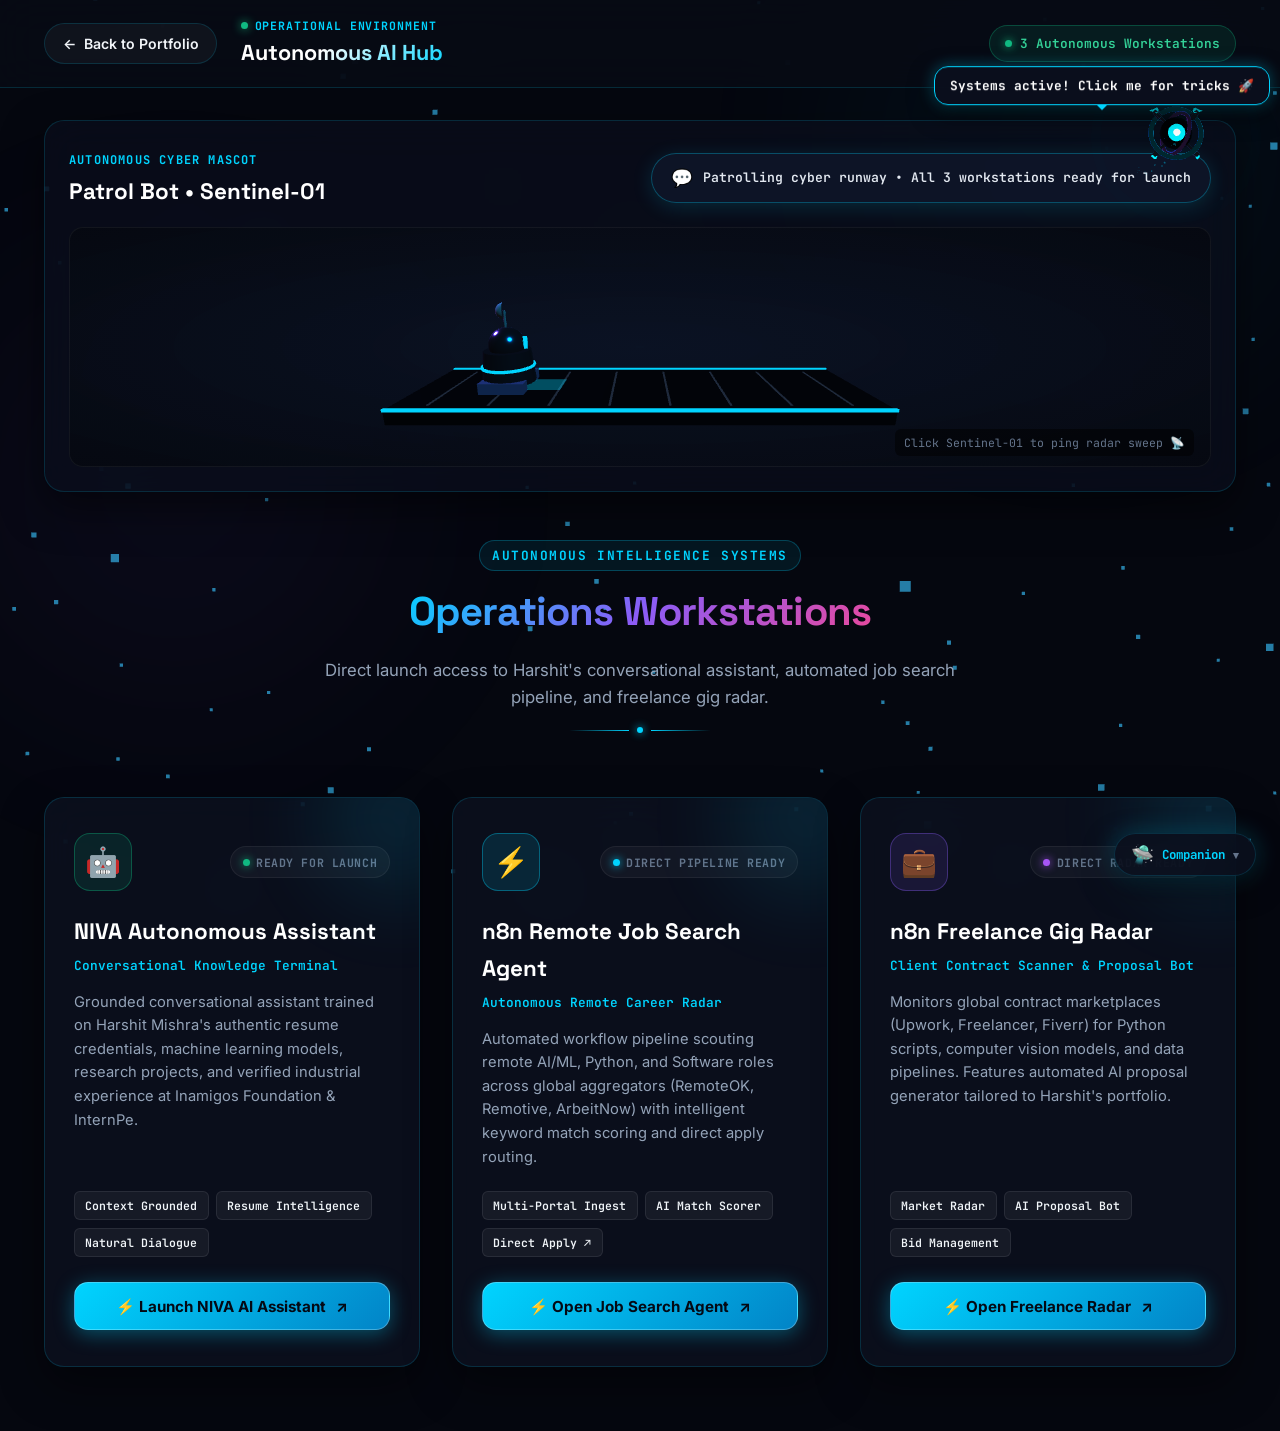
<file: ai-hub.html>
<!DOCTYPE html>
<html lang="en">
<head>
  <meta charset="UTF-8" />
  <meta name="viewport" content="width=device-width, initial-scale=1.0" />
  <title>Autonomous AI Hub | Harshit Mishra</title>
  <meta name="description" content="Autonomous AI Operations Center: NIVA Assistant, n8n Remote Job Search Agent, and n8n Freelance Gig Radar by Harshit Mishra." />

  <!-- Google Fonts -->
  <link rel="preconnect" href="https://fonts.googleapis.com" />
  <link rel="preconnect" href="https://fonts.gstatic.com" crossorigin />
  <link href="https://fonts.googleapis.com/css2?family=Inter:wght@300;400;500;600;700;800;900&family=Space+Grotesk:wght@500;600;700;800&family=JetBrains+Mono:wght@500;700&display=swap" rel="stylesheet" />

  <!-- Base and Hub Stylesheets -->
  <link rel="stylesheet" href="css/styles.css?v=fresh-build-v2" />
  <link rel="stylesheet" href="css/ai-hub.css?v=fresh-build-v2" />
  <link rel="icon" href="data:image/svg+xml,<svg xmlns='http://www.w3.org/2000/svg' viewBox='0 0 100 100'><text y='.9em' font-size='90'>⚡</text></svg>" />
</head>
<body class="ai-hub-body">

  <!-- Full-Page Background WebGL Space Canvas -->
  <canvas class="webgl-canvas" id="webglCanvas"></canvas>

  <!-- Non-blocking Micro-Companion Canvas -->
  <canvas class="companion-canvas" id="companionCanvas"></canvas>

  <!-- Atmospheric Glows -->
  <div class="ambient-glow glow-1"></div>
  <div class="ambient-glow glow-2"></div>

  <!-- ===== TOP HEADER ===== -->
  <header class="hub-header">
    <div class="hub-header-container">
      <div class="hub-header-left">
        <a href="index.html" class="hub-back-btn" title="Return to Main Portfolio">
          <span class="back-arrow">←</span>
          <span>Back to Portfolio</span>
        </a>
        <div class="hub-brand-block">
          <span class="hub-badge-pill">
            <span class="hub-live-dot"></span>
            OPERATIONAL ENVIRONMENT
          </span>
          <h1 class="hub-main-title">Autonomous AI Hub</h1>
        </div>
      </div>

      <div class="hub-header-right">
        <div class="hub-system-status">
          <span class="status-indicator-dot"></span>
          <span class="status-label">3 Autonomous Workstations</span>
        </div>
      </div>
    </div>
  </header>

  <!-- ===== MAIN CONTENT ===== -->
  <main class="hub-main container">

    <!-- 3D Roaming Mascot Section -->
    <section class="roaming-bot-section">
      <div class="roaming-stage-card glass">
        <div class="roaming-header-row">
          <div class="roaming-title-block">
            <span class="roaming-kicker">Autonomous Cyber Mascot</span>
            <h2 class="roaming-title">Patrol Bot &bull; Sentinel-01</h2>
          </div>
          <div class="roaming-speech-bubble" id="roamingSpeechBubble">
            <span class="bubble-icon">💬</span>
            <span class="bubble-text" id="roamingBubbleText">Patrolling cyber runway • All 3 workstations ready for launch</span>
          </div>
        </div>

        <div class="roaming-canvas-container" id="roamingBotContainer">
          <canvas id="roamingBotCanvas"></canvas>
          <div class="roaming-canvas-hint">Click Sentinel-01 to ping radar sweep 📡</div>
        </div>
      </div>
    </section>

    <!-- Workstations Showcase Header -->
    <section class="workstations-intro">
      <div class="section-heading text-center">
        <span class="section-kicker">Autonomous Intelligence Systems</span>
        <h2 class="gradient-text">Operations Workstations</h2>
        <p>Direct launch access to Harshit's conversational assistant, automated job search pipeline, and freelance gig radar.</p>
        <div class="decor-line"><span class="dot"></span></div>
      </div>

      <!-- 3 Workstation Launch Cards -->
      <div class="workstations-grid">

        <!-- WORKSTATION 1: NIVA CONVERSATIONAL ASSISTANT -->
        <div class="hub-workstation-card glass tilt-card" id="nivaCard">
          <div class="card-glow-bg"></div>
          <div class="workstation-top">
            <div class="workstation-icon-wrapper niva-icon-glow">
              <span class="workstation-icon">🤖</span>
            </div>
            <div class="workstation-status">
              <span class="status-dot green"></span>
              <span>READY FOR LAUNCH</span>
            </div>
          </div>

          <div class="workstation-info">
            <h3 class="workstation-name">NIVA Autonomous Assistant</h3>
            <span class="workstation-role">Conversational Knowledge Terminal</span>
            <p class="workstation-desc">
              Grounded conversational assistant trained on Harshit Mishra's authentic resume credentials, machine learning models, research projects, and verified industrial experience at Inamigos Foundation &amp; InternPe.
            </p>
          </div>

          <div class="workstation-features">
            <span class="feat-pill">Context Grounded</span>
            <span class="feat-pill">Resume Intelligence</span>
            <span class="feat-pill">Natural Dialogue</span>
          </div>

          <div class="workstation-action">
            <button class="btn btn-primary hub-launch-btn" id="launchNivaBtn" data-system="niva">
              <span>⚡ Launch NIVA AI Assistant</span>
              <span class="btn-arrow">↗</span>
            </button>
          </div>
        </div>

        <!-- WORKSTATION 2: n8n JOB SEARCH AGENT (DIRECT OPEN) -->
        <div class="hub-workstation-card glass tilt-card" id="jobAgentCard">
          <div class="card-glow-bg"></div>
          <div class="workstation-top">
            <div class="workstation-icon-wrapper job-icon-glow">
              <span class="workstation-icon">⚡</span>
            </div>
            <div class="workstation-status">
              <span class="status-dot cyan"></span>
              <span>DIRECT PIPELINE READY</span>
            </div>
          </div>

          <div class="workstation-info">
            <h3 class="workstation-name">n8n Remote Job Search Agent</h3>
            <span class="workstation-role">Autonomous Remote Career Radar</span>
            <p class="workstation-desc">
              Automated workflow pipeline scouting remote AI/ML, Python, and Software roles across global aggregators (RemoteOK, Remotive, ArbeitNow) with intelligent keyword match scoring and direct apply routing.
            </p>
          </div>

          <div class="workstation-features">
            <span class="feat-pill">Multi-Portal Ingest</span>
            <span class="feat-pill">AI Match Scorer</span>
            <span class="feat-pill">Direct Apply ↗</span>
          </div>

          <div class="workstation-action">
            <button class="btn btn-primary hub-launch-btn" id="launchJobAgentBtn" data-system="n8n-jobs">
              <span>⚡ Open Job Search Agent</span>
              <span class="btn-arrow">↗</span>
            </button>
          </div>
        </div>

        <!-- WORKSTATION 3: n8n FREELANCE GIG FINDER (DIRECT OPEN) -->
        <div class="hub-workstation-card glass tilt-card" id="freelanceCard">
          <div class="card-glow-bg"></div>
          <div class="workstation-top">
            <div class="workstation-icon-wrapper freelance-icon-glow">
              <span class="workstation-icon">💼</span>
            </div>
            <div class="workstation-status">
              <span class="status-dot violet"></span>
              <span>DIRECT RADAR READY</span>
            </div>
          </div>

          <div class="workstation-info">
            <h3 class="workstation-name">n8n Freelance Gig Radar</h3>
            <span class="workstation-role">Client Contract Scanner &amp; Proposal Bot</span>
            <p class="workstation-desc">
              Monitors global contract marketplaces (Upwork, Freelancer, Fiverr) for Python scripts, computer vision models, and data pipelines. Features automated AI proposal generator tailored to Harshit's portfolio.
            </p>
          </div>

          <div class="workstation-features">
            <span class="feat-pill">Market Radar</span>
            <span class="feat-pill">AI Proposal Bot</span>
            <span class="feat-pill">Bid Management</span>
          </div>

          <div class="workstation-action">
            <button class="btn btn-primary hub-launch-btn" id="launchFreelanceBtn" data-system="n8n-freelance">
              <span>⚡ Open Freelance Radar</span>
              <span class="btn-arrow">↗</span>
            </button>
          </div>
        </div>

      </div>
    </section>

  </main>

  <!-- ===== MODAL 1: n8n JOB SEARCH AGENT CONSOLE (DIRECT OPEN) ===== -->
  <div class="hub-modal-overlay" id="jobAgentModal">
    <div class="hub-modal-window glass wide-window">
      <div class="hub-modal-header">
        <div class="modal-header-left">
          <div class="modal-header-icon job-color">⚡</div>
          <div>
            <h3 class="modal-header-title">n8n Remote Job Search Agent</h3>
            <span class="modal-header-sub">Continuous Opportunity Radar &bull; Multi-Portal Aggregator</span>
          </div>
        </div>
        <div class="modal-header-right">
          <button class="btn btn-secondary trigger-sync-btn" id="syncJobsBtn">
            <span>Sync n8n Webhook</span> 🔄
          </button>
          <button class="hub-modal-close" id="closeJobAgentBtn" aria-label="Close Job Agent">&times;</button>
        </div>
      </div>

      <div class="job-console-body">
        <!-- Controls & Filters Bar -->
        <div class="job-filter-bar">
          <div class="search-input-wrapper">
            <input type="text" id="jobSearchInput" class="hub-search-field" placeholder="Search title or technology (e.g. Python, Machine Learning)..." />
          </div>
          <div class="filter-dropdowns">
            <select id="jobTypeFilter" class="hub-select-field">
              <option value="all">All Role Types</option>
              <option value="Machine Learning">Machine Learning / AI</option>
              <option value="Python">Python Developer</option>
              <option value="Data">Data Analytics</option>
              <option value="Full-Stack">Full-Stack / Web</option>
            </select>
            <div class="job-counter-pill">
              <span id="jobsCount">0</span> Roles Loaded
            </div>
          </div>
        </div>

        <!-- Workflow Execution Status Strip -->
        <div class="n8n-workflow-strip">
          <div class="workflow-node complete"><span class="node-icon">⏱</span> Cron Trigger</div>
          <div class="workflow-arrow">→</div>
          <div class="workflow-node complete"><span class="node-icon">🌐</span> Multi-Portal API</div>
          <div class="workflow-arrow">→</div>
          <div class="workflow-node complete"><span class="node-icon">🔍</span> Resume Matcher (85%+)</div>
          <div class="workflow-arrow">→</div>
          <div class="workflow-node active"><span class="node-icon">📬</span> Dispatch &amp; Alerts</div>
        </div>

        <!-- Jobs Grid Container -->
        <div class="jobs-list-container" id="jobsList">
          <!-- Dynamic Job Cards injected here -->
        </div>
      </div>
    </div>
  </div>

  <!-- ===== MODAL 2: n8n FREELANCE GIG FINDER CONSOLE (DIRECT OPEN) ===== -->
  <div class="hub-modal-overlay" id="freelanceModal">
    <div class="hub-modal-window glass wide-window">
      <div class="hub-modal-header">
        <div class="modal-header-left">
          <div class="modal-header-icon freelance-color">💼</div>
          <div>
            <h3 class="modal-header-title">n8n Freelance Gig Finder &amp; Proposal Bot</h3>
            <span class="modal-header-sub">Global Contract Radar &bull; Automated Tailored Proposals</span>
          </div>
        </div>
        <div class="modal-header-right">
          <div class="bids-tracker-badge">
            Bids Sent: <strong id="activeBidsCount">0</strong>
          </div>
          <button class="hub-modal-close" id="closeFreelanceBtn" aria-label="Close Freelance Finder">&times;</button>
        </div>
      </div>

      <div class="freelance-console-body">
        <div class="freelance-layout-grid">
          <!-- Left: Available Gigs Feed -->
          <div class="gigs-feed-column">
            <div class="column-header-row">
              <h4>Active Contract Opportunities</h4>
              <span class="pulse-tag">Live Feed</span>
            </div>
            <div class="gigs-list" id="gigsList">
              <!-- Dynamically populated gigs -->
            </div>
          </div>

          <!-- Right: Intelligent Proposal Generator -->
          <div class="proposal-generator-column">
            <div class="proposal-box glass">
              <div class="proposal-header">
                <div>
                  <h4>Automated Proposal Generator</h4>
                  <p class="subtext">Customized with Harshit's verified competencies</p>
                </div>
                <button class="btn btn-secondary btn-sm" id="copyProposalBtn" title="Copy proposal to clipboard">
                  📋 Copy Text
                </button>
              </div>

              <div class="selected-gig-banner" id="selectedGigBanner">
                <span>Selected Contract:</span> <strong id="selectedGigTitle">Select any contract on the left</strong>
              </div>

              <textarea class="proposal-textarea" id="proposalText" readonly placeholder="Click 'Generate Proposal' on any gig to draft an authentic bid pitch..."></textarea>

              <div class="proposal-footer-actions">
                <button class="btn btn-primary" id="submitBidBtn" disabled>
                  <span>Submit &amp; Track Bid</span> 🚀
                </button>
                <span class="bid-status-feedback" id="bidStatusFeedback"></span>
              </div>
            </div>
          </div>
        </div>
      </div>
    </div>
  </div>

  <!-- NIVA AI Direct Link Toast Notification -->
  <div class="ai-hub-toast" id="nivaToast">
    <span class="toast-icon">⚡</span>
    <span id="nivaToastMsg">NIVA AI Live Link: Harshit will attach the direct live link here!</span>
  </div>

  <!-- Floating Companion Character Selector Dock (Same as Main Page) -->
  <div class="companion-dock" id="companionDock">
    <button class="dock-toggle-btn" id="dockToggleBtn" title="Choose Companion Character" aria-label="Toggle Companion Selector">
      <span class="dock-icon" id="activeCompanionIcon">🛸</span>
      <span class="dock-label">Companion</span>
      <span class="dock-arrow">▾</span>
    </button>
    <div class="dock-menu" id="dockMenu">
      <div class="dock-header">Choose Companion</div>
      <button class="dock-char-btn active" data-char="drone"><span class="char-icon">🛸</span><span class="char-name">Cyber Drone</span></button>
      <button class="dock-char-btn" data-char="astronaut"><span class="char-icon">👨‍🚀</span><span class="char-name">Astronaut</span></button>
      <button class="dock-char-btn" data-char="robocat"><span class="char-icon">🐱</span><span class="char-name">Robo-Cat</span></button>
      <button class="dock-char-btn" data-char="spark"><span class="char-icon">✨</span><span class="char-name">Neural Spark</span></button>
      <button class="dock-char-btn" data-char="mecha"><span class="char-icon">🤖</span><span class="char-name">Mecha Bot</span></button>
    </div>
  </div>

  <!-- Three.js Engine -->
  <script src="js/three.min.js"></script>
  <!-- 5-in-1 Interactive Companion Engine -->
  <script src="js/companion.js?v=v3-companion-upgrade"></script>
  <!-- AI Hub Application Engine -->
  <script src="js/ai-hub.js?v=v3-companion-upgrade"></script>
</body>
</html>
</file>
<file: css/styles.css>
/* ================================================================
   HARSHIT MISHRA — PORTFOLIO DESIGN SYSTEM & COMPLETE STYLESHEET
   Full Cyber-Glass Aesthetic • 3D Volumetric Depth • Zero Overlay
   ================================================================ */

/* ---------- Google Fonts ---------- */
@import url('https://fonts.googleapis.com/css2?family=Inter:wght@300;400;500;600;700;800;900&family=Space+Grotesk:wght@500;600;700;800&family=JetBrains+Mono:wght@500;700&display=swap');

/* ---------- Design Tokens ---------- */
:root {
  --bg-space: #05070e;
  --bg-primary: #070913;
  --bg-secondary: #0b0e1b;
  --bg-tertiary: #101426;
  --bg-glass: rgba(11, 15, 29, 0.72);
  --bg-glass-elevated: rgba(16, 21, 39, 0.82);

  --text-primary: #f1f5f9;
  --text-secondary: #94a3b8;
  --text-muted: #64748b;
  --text-accent: #38bdf8;

  --accent-cyan: #00d4ff;
  --accent-violet: #8b5cf6;
  --accent-purple: #a855f7;
  --accent-blue: #3b82f6;
  --accent-emerald: #10b981;

  --gradient-neon: linear-gradient(135deg, #00d4ff 0%, #8b5cf6 50%, #ec4899 100%);
  --gradient-cyan-blue: linear-gradient(135deg, #00d4ff 0%, #3b82f6 100%);

  --border-subtle: rgba(255, 255, 255, 0.08);
  --border-glass: rgba(0, 212, 255, 0.16);
  --border-glass-hover: rgba(0, 212, 255, 0.45);
  --glow-cyan: 0 0 25px rgba(0, 212, 255, 0.25);
  --shadow-elevated: 0 20px 50px rgba(0, 0, 0, 0.6);

  --font-body: 'Inter', -apple-system, BlinkMacSystemFont, 'Segoe UI', Roboto, sans-serif;
  --font-heading: 'Space Grotesk', 'Inter', sans-serif;
  --font-mono: 'JetBrains Mono', monospace;

  --radius-sm: 8px;
  --radius-md: 14px;
  --radius-lg: 20px;
  --radius-xl: 28px;
  --radius-full: 9999px;
  --max-width: 1240px;
}

body.light-theme {
  --bg-space: #f1f5f9;
  --bg-primary: #f8fafc;
  --bg-secondary: #ffffff;
  --bg-tertiary: #e2e8f0;
  --bg-glass: rgba(255, 255, 255, 0.85);
  --text-primary: #0f172a;
  --text-secondary: #475569;
  --text-muted: #64748b;
  --border-subtle: rgba(0, 0, 0, 0.08);
  --border-glass: rgba(0, 180, 216, 0.3);
  --border-glass-hover: rgba(0, 180, 216, 0.6);
  --shadow-elevated: 0 20px 40px rgba(0, 0, 0, 0.08);
}

*, *::before, *::after {
  box-sizing: border-box;
  margin: 0;
  padding: 0;
}

html {
  scroll-behavior: smooth;
  font-size: 16px;
  color-scheme: dark;
}

body {
  font-family: var(--font-body);
  background-color: var(--bg-space);
  color: var(--text-primary);
  line-height: 1.65;
  overflow-x: hidden;
  position: relative;
  min-height: 100vh;
  -webkit-font-smoothing: antialiased;
}

a {
  color: inherit;
  text-decoration: none;
  transition: all 0.2s ease;
}

button {
  font-family: inherit;
  cursor: pointer;
  border: none;
  background: transparent;
  outline: none;
}

img {
  max-width: 100%;
  display: block;
}

/* Canvases */
.webgl-canvas {
  position: fixed;
  top: 0;
  left: 0;
  width: 100vw;
  height: 100vh;
  z-index: -1;
  pointer-events: none;
  display: block;
}

.companion-canvas {
  position: fixed;
  top: 0;
  left: 0;
  width: 100vw;
  height: 100vh;
  pointer-events: none;
  z-index: 998;
  display: block;
}

/* Floating Companion Speech & Telemetry Bubble */
.companion-speech-bubble {
  position: fixed;
  top: 0;
  left: 0;
  padding: 0.5rem 0.95rem;
  background: rgba(11, 15, 29, 0.94);
  border: 1px solid var(--accent-cyan);
  border-radius: var(--radius-md);
  color: #ffffff;
  font-family: var(--font-mono);
  font-size: 0.8rem;
  font-weight: 700;
  pointer-events: none;
  z-index: 1005;
  box-shadow: 0 8px 25px rgba(0, 0, 0, 0.6), 0 0 15px rgba(0, 212, 255, 0.4);
  backdrop-filter: blur(12px);
  -webkit-backdrop-filter: blur(12px);
  opacity: 0;
  transform: translate(-9999px, -9999px) scale(0.85);
  transition: opacity 0.25s ease, transform 0.2s cubic-bezier(0.2, 0, 0.2, 1);
  white-space: nowrap;
}

.companion-speech-bubble.visible {
  opacity: 1;
}

.companion-speech-bubble::after {
  content: '';
  position: absolute;
  bottom: -6px;
  left: 50%;
  transform: translateX(-50%);
  width: 0;
  height: 0;
  border-left: 6px solid transparent;
  border-right: 6px solid transparent;
  border-top: 6px solid var(--accent-cyan);
}

/* Ambient Radial Glows */
.ambient-glow {
  position: fixed;
  border-radius: 50%;
  filter: blur(120px);
  pointer-events: none;
  z-index: -2;
  opacity: 0.45;
}

.glow-1 {
  width: 600px;
  height: 600px;
  top: -150px;
  right: -100px;
  background: radial-gradient(circle, rgba(0, 212, 255, 0.2) 0%, transparent 70%);
}

.glow-2 {
  width: 650px;
  height: 650px;
  bottom: 10%;
  left: -150px;
  background: radial-gradient(circle, rgba(139, 92, 246, 0.18) 0%, transparent 70%);
}

.glow-3 {
  width: 500px;
  height: 500px;
  top: 45%;
  right: 10%;
  background: radial-gradient(circle, rgba(16, 185, 129, 0.14) 0%, transparent 70%);
}

/* Scroll Progress Bar */
.scroll-progress {
  position: fixed;
  top: 0;
  left: 0;
  height: 3px;
  width: 0%;
  background: var(--gradient-neon);
  z-index: 1001;
  box-shadow: 0 0 10px rgba(0, 212, 255, 0.8);
  transition: width 0.1s linear;
}

/* Shared Glass Cards */
.glass {
  background: var(--bg-glass);
  backdrop-filter: blur(20px);
  -webkit-backdrop-filter: blur(20px);
  border: 1px solid var(--border-glass);
  border-radius: var(--radius-lg);
  box-shadow: var(--shadow-elevated), inset 0 1px 0 rgba(255, 255, 255, 0.08);
  transition: border-color 0.3s ease, box-shadow 0.3s ease, transform 0.2s cubic-bezier(0.2, 0, 0.2, 1);
}

.glass:hover {
  border-color: var(--border-glass-hover);
  box-shadow: 0 25px 60px rgba(0, 0, 0, 0.7), var(--glow-cyan);
}

/* Dynamic 3D Card Tilt */
.tilt-card {
  transform-style: preserve-3d;
  will-change: transform;
  position: relative;
  overflow: hidden;
}

.tilt-card::after {
  content: '';
  position: absolute;
  inset: 0;
  background: radial-gradient(circle 300px at var(--mouse-x, 50%) var(--mouse-y, 50%), rgba(255, 255, 255, 0.12) 0%, transparent 65%);
  opacity: 0;
  transition: opacity 0.3s ease;
  pointer-events: none;
  border-radius: inherit;
  z-index: 2;
}

.tilt-card:hover::after {
  opacity: 1;
}

/* Containers & Typography */
.container {
  width: 100%;
  max-width: var(--max-width);
  margin: 0 auto;
  padding: 0 1.5rem;
}

.section {
  padding: 6.5rem 0;
  position: relative;
  z-index: 1;
}

.gradient-text {
  background: var(--gradient-neon);
  -webkit-background-clip: text;
  -webkit-text-fill-color: transparent;
  background-clip: text;
  display: inline-block;
}

.section-heading {
  text-align: center;
  max-width: 680px;
  margin: 0 auto 4rem auto;
}

.section-kicker {
  display: inline-block;
  font-family: var(--font-mono);
  font-size: 0.8rem;
  font-weight: 700;
  letter-spacing: 0.12em;
  text-transform: uppercase;
  color: var(--accent-cyan);
  margin-bottom: 0.5rem;
  padding: 0.25rem 0.75rem;
  background: rgba(0, 212, 255, 0.08);
  border: 1px solid rgba(0, 212, 255, 0.25);
  border-radius: var(--radius-full);
}

.section-heading h2 {
  font-family: var(--font-heading);
  font-size: 2.5rem;
  font-weight: 800;
  letter-spacing: -0.02em;
  margin-bottom: 0.75rem;
}

.section-heading p {
  color: var(--text-secondary);
  font-size: 1.05rem;
  line-height: 1.6;
}

.decor-line {
  display: flex;
  align-items: center;
  justify-content: center;
  margin-top: 1rem;
  gap: 8px;
}

.decor-line::before, .decor-line::after {
  content: '';
  height: 1px;
  width: 60px;
  background: linear-gradient(90deg, transparent, var(--accent-cyan));
}

.decor-line::after {
  background: linear-gradient(90deg, var(--accent-cyan), transparent);
}

.decor-line .dot {
  width: 6px;
  height: 6px;
  border-radius: 50%;
  background: var(--accent-cyan);
  box-shadow: 0 0 8px var(--accent-cyan);
}

/* Buttons */
.btn {
  display: inline-flex;
  align-items: center;
  justify-content: center;
  gap: 0.6rem;
  padding: 0.85rem 1.6rem;
  border-radius: var(--radius-md);
  font-size: 0.95rem;
  font-weight: 600;
  cursor: pointer;
  transition: all 0.25s cubic-bezier(0.2, 0, 0.2, 1);
  text-decoration: none;
}

.btn-primary {
  background: linear-gradient(135deg, #00d4ff 0%, #0284c7 100%);
  color: #040914;
  box-shadow: 0 4px 20px rgba(0, 212, 255, 0.35);
  border: 1px solid rgba(255, 255, 255, 0.25);
}

.btn-primary:hover {
  transform: translateY(-2px);
  box-shadow: 0 8px 25px rgba(0, 212, 255, 0.55);
  background: linear-gradient(135deg, #38bdf8 0%, #0369a1 100%);
  color: #000;
}

.btn-secondary {
  background: rgba(255, 255, 255, 0.05);
  color: var(--text-primary);
  border: 1px solid var(--border-subtle);
  backdrop-filter: blur(10px);
}

.btn-secondary:hover {
  transform: translateY(-2px);
  background: rgba(255, 255, 255, 0.1);
  border-color: var(--accent-cyan);
  color: var(--accent-cyan);
}

/* Top Navbar */
.navbar {
  position: fixed;
  top: 0;
  left: 0;
  right: 0;
  z-index: 1000;
  padding: 1.1rem 0;
  transition: padding 0.3s ease, background 0.3s ease, border-color 0.3s ease;
}

.navbar.scrolled {
  padding: 0.75rem 0;
  background: rgba(5, 7, 14, 0.85);
  backdrop-filter: blur(20px);
  -webkit-backdrop-filter: blur(20px);
  border-bottom: 1px solid var(--border-glass);
}

.nav-container {
  display: flex;
  align-items: center;
  justify-content: space-between;
  width: 100%;
  max-width: var(--max-width);
  margin: 0 auto;
  padding: 0 1.5rem;
}

.nav-logo {
  font-family: var(--font-heading);
  font-size: 1.5rem;
  font-weight: 800;
  letter-spacing: -0.04em;
  display: flex;
  align-items: center;
}

.logo-h { color: #ffffff; }
.logo-m { color: var(--accent-cyan); text-shadow: 0 0 12px rgba(0, 212, 255, 0.6); }

.nav-links {
  display: flex;
  align-items: center;
  gap: 2rem;
  list-style: none;
}

.nav-link {
  font-size: 0.92rem;
  font-weight: 500;
  color: var(--text-secondary);
  position: relative;
  padding: 0.25rem 0;
}

.nav-link:hover, .nav-link.active {
  color: var(--text-primary);
}

.nav-link.active::after {
  content: '';
  position: absolute;
  bottom: -4px;
  left: 0;
  width: 100%;
  height: 2px;
  background: var(--accent-cyan);
  box-shadow: 0 0 8px var(--accent-cyan);
  border-radius: 2px;
}

.nav-actions {
  display: flex;
  align-items: center;
  gap: 1rem;
}

/* AI Hub Navbar Badge */
.nav-ai-hub-badge {
  display: inline-flex;
  align-items: center;
  gap: 0.5rem;
  padding: 0.45rem 0.9rem;
  background: linear-gradient(135deg, rgba(0, 212, 255, 0.15) 0%, rgba(139, 92, 246, 0.15) 100%);
  border: 1px solid rgba(0, 212, 255, 0.35);
  border-radius: var(--radius-full);
  font-family: var(--font-mono);
  font-size: 0.78rem;
  font-weight: 700;
  color: #ffffff;
  letter-spacing: 0.05em;
  box-shadow: 0 0 15px rgba(0, 212, 255, 0.2);
  transition: all 0.25s ease;
}

.nav-ai-hub-badge:hover {
  transform: translateY(-2px);
  border-color: var(--accent-cyan);
  box-shadow: 0 0 20px rgba(0, 212, 255, 0.45);
}

.ai-hub-icon { font-size: 0.9rem; color: var(--accent-cyan); }

.ai-hub-live-dot {
  width: 7px;
  height: 7px;
  border-radius: 50%;
  background: #10b981;
  box-shadow: 0 0 8px #10b981;
  animation: pulse-live 1.8s infinite;
}

@keyframes pulse-live {
  0% { transform: scale(0.9); opacity: 0.8; }
  50% { transform: scale(1.3); opacity: 1; box-shadow: 0 0 12px #10b981; }
  100% { transform: scale(0.9); opacity: 0.8; }
}

.theme-toggle {
  width: 38px;
  height: 38px;
  border-radius: 50%;
  background: rgba(255, 255, 255, 0.05);
  border: 1px solid var(--border-subtle);
  display: flex;
  align-items: center;
  justify-content: center;
  font-size: 1rem;
  color: var(--text-primary);
  transition: all 0.2s ease;
}

.theme-toggle:hover {
  background: rgba(255, 255, 255, 0.12);
  border-color: var(--accent-cyan);
}

.hamburger {
  display: none;
  flex-direction: column;
  gap: 5px;
  width: 32px;
  cursor: pointer;
  padding: 4px;
}

.hamburger span {
  display: block;
  width: 100%;
  height: 2px;
  background: var(--text-primary);
  border-radius: 2px;
  transition: all 0.3s ease;
}

/* Mobile Drawer Menu */
.mobile-menu {
  display: none;
  position: fixed;
  top: 70px;
  left: 0;
  right: 0;
  background: rgba(7, 9, 19, 0.95);
  backdrop-filter: blur(24px);
  border-bottom: 1px solid var(--border-glass);
  padding: 1.5rem;
  flex-direction: column;
  gap: 1rem;
  z-index: 999;
  box-shadow: 0 20px 40px rgba(0, 0, 0, 0.8);
}

.mobile-menu.open { display: flex; }

.mobile-ai-hub-badge {
  display: flex;
  align-items: center;
  justify-content: space-between;
  padding: 0.75rem 1rem;
  background: rgba(0, 212, 255, 0.12);
  border: 1px solid rgba(0, 212, 255, 0.3);
  border-radius: var(--radius-md);
  font-family: var(--font-mono);
  font-weight: 700;
  font-size: 0.85rem;
  color: var(--accent-cyan);
}

.mobile-link {
  font-size: 1.05rem;
  font-weight: 600;
  padding: 0.6rem 0;
  border-bottom: 1px solid rgba(255, 255, 255, 0.05);
  color: var(--text-secondary);
}

.mobile-link:hover { color: var(--accent-cyan); }

/* ---------- SECTION 1: HERO ---------- */
.hero {
  min-height: 100vh;
  display: flex;
  align-items: center;
  position: relative;
  padding-top: 8rem;
  padding-bottom: 4rem;
}

.hero-container {
  display: grid;
  grid-template-columns: 1.15fr 0.85fr;
  align-items: center;
  gap: 3.5rem;
  width: 100%;
}

.hero-status-badge {
  display: inline-flex;
  align-items: center;
  gap: 0.6rem;
  padding: 0.35rem 0.85rem;
  background: rgba(16, 185, 129, 0.1);
  border: 1px solid rgba(16, 185, 129, 0.3);
  border-radius: var(--radius-full);
  font-family: var(--font-mono);
  font-size: 0.8rem;
  font-weight: 600;
  color: #34d399;
  margin-bottom: 1.5rem;
}

.status-pulse-dot {
  width: 7px;
  height: 7px;
  border-radius: 50%;
  background: #10b981;
  box-shadow: 0 0 8px #10b981;
}

.hero-title {
  font-family: var(--font-heading);
  font-size: 3.6rem;
  font-weight: 900;
  line-height: 1.12;
  letter-spacing: -0.03em;
  margin-bottom: 1.25rem;
}

.hero-role-wrapper {
  display: flex;
  align-items: center;
  gap: 0.5rem;
  font-size: 1.35rem;
  font-weight: 600;
  color: var(--text-secondary);
  margin-bottom: 1.5rem;
}

.role-prefix { color: var(--text-muted); }

.role-typewriter {
  color: var(--accent-cyan);
  font-family: var(--font-mono);
  border-bottom: 2px solid var(--accent-cyan);
  padding-bottom: 2px;
}

.cursor-blink {
  color: var(--accent-cyan);
  animation: blink 1s step-end infinite;
}

@keyframes blink {
  0%, 100% { opacity: 1; }
  50% { opacity: 0; }
}

.hero-desc {
  font-size: 1.1rem;
  color: var(--text-secondary);
  line-height: 1.7;
  max-width: 540px;
  margin-bottom: 2rem;
}

.hero-desc strong {
  color: var(--text-primary);
  font-weight: 600;
}

.hero-cta-group {
  display: flex;
  align-items: center;
  gap: 1.25rem;
  margin-bottom: 2.75rem;
}

.hero-stats-row {
  display: flex;
  align-items: center;
  gap: 2rem;
  padding: 1.25rem 1.75rem;
  background: rgba(11, 15, 29, 0.5);
  border: 1px solid var(--border-subtle);
  border-radius: var(--radius-lg);
  backdrop-filter: blur(10px);
  width: fit-content;
}

.hero-stat-item {
  display: flex;
  flex-direction: column;
}

.stat-number {
  font-family: var(--font-heading);
  font-size: 1.8rem;
  font-weight: 800;
  color: var(--accent-cyan);
  line-height: 1.1;
}

.stat-label {
  font-size: 0.78rem;
  color: var(--text-muted);
  text-transform: uppercase;
  letter-spacing: 0.06em;
  font-weight: 600;
}

.stat-divider {
  width: 1px;
  height: 34px;
  background: var(--border-subtle);
}

/* Physical ID Card Stage */
.hero-col-right {
  display: flex;
  justify-content: center;
  align-items: center;
  position: relative;
}

.hero-stage-wrapper {
  position: relative;
  width: 100%;
  max-width: 440px;
  display: flex;
  flex-direction: column;
  align-items: center;
}

.stage-top-mount {
  display: flex;
  flex-direction: column;
  align-items: center;
  margin-bottom: -15px;
  z-index: 5;
}

.mount-bracket {
  width: 68px;
  height: 8px;
  background: linear-gradient(90deg, #334155, #64748b, #334155);
  border-radius: 4px;
  box-shadow: 0 4px 10px rgba(0, 0, 0, 0.6);
  border: 1px solid rgba(255, 255, 255, 0.2);
}

.mount-clip {
  width: 22px;
  height: 18px;
  background: linear-gradient(180deg, #64748b, #1e293b);
  border-radius: 0 0 6px 6px;
  box-shadow: 0 4px 8px rgba(0, 0, 0, 0.5);
}

.cyber-pod-stage,
.id-card-stage {
  position: relative;
  width: 100%;
  height: 540px;
  cursor: grab;
  touch-action: pan-y;
  user-select: none;
}

.cyber-pod-stage:active,
.id-card-stage:active {
  cursor: grabbing;
}

/* 3D Holo-Mode Selector Dock */
.holo-mode-dock {
  display: flex;
  align-items: center;
  justify-content: center;
  gap: 0.45rem;
  margin-top: 10px;
  background: rgba(11, 15, 29, 0.88);
  backdrop-filter: blur(14px);
  border: 1px solid var(--border-glass);
  padding: 0.35rem 0.55rem;
  border-radius: var(--radius-full);
  box-shadow: 0 8px 24px rgba(0, 0, 0, 0.45), 0 0 16px rgba(0, 212, 255, 0.08);
  z-index: 10;
}

.holo-mode-btn {
  display: flex;
  align-items: center;
  gap: 0.38rem;
  padding: 0.4rem 0.85rem;
  background: transparent;
  border: 1px solid transparent;
  border-radius: var(--radius-full);
  color: var(--text-secondary);
  font-size: 0.74rem;
  font-weight: 600;
  cursor: pointer;
  transition: all 0.25s cubic-bezier(0.16, 1, 0.3, 1);
}

.holo-mode-btn:hover {
  color: var(--text-primary);
  background: rgba(255, 255, 255, 0.06);
}

.holo-mode-btn.active {
  background: linear-gradient(135deg, rgba(0, 212, 255, 0.22), rgba(168, 85, 247, 0.22));
  color: #00f0ff;
  border-color: rgba(0, 212, 255, 0.45);
  box-shadow: 0 0 14px rgba(0, 212, 255, 0.25);
}

.holo-mode-btn .mode-icon {
  font-size: 0.92rem;
}

.card-hint-badge {
  position: relative;
  margin-top: 10px;
  background: rgba(11, 15, 29, 0.9);
  backdrop-filter: blur(12px);
  border: 1px solid var(--border-glass);
  padding: 0.45rem 1.15rem;
  border-radius: var(--radius-full);
  font-size: 0.75rem;
  font-weight: 600;
  color: var(--text-secondary);
  display: flex;
  align-items: center;
  gap: 0.45rem;
  white-space: nowrap;
  pointer-events: none;
  z-index: 10;
  box-shadow: 0 8px 24px rgba(0, 0, 0, 0.5);
}

.card-reset-btn {
  position: absolute;
  top: 15px;
  right: 15px;
  background: rgba(11, 15, 29, 0.75);
  backdrop-filter: blur(10px);
  border: 1px solid var(--border-glass);
  color: var(--text-secondary);
  font-size: 0.75rem;
  font-weight: 600;
  padding: 0.35rem 0.75rem;
  border-radius: var(--radius-full);
  z-index: 10;
  transition: all 0.2s ease;
}

.card-reset-btn:hover {
  background: rgba(0, 212, 255, 0.15);
  color: var(--accent-cyan);
  border-color: var(--accent-cyan);
}

/* Card Breakout Trigger Button on Stage */
.card-breakout-trigger-btn {
  position: absolute;
  top: 15px;
  left: 15px;
  background: linear-gradient(135deg, rgba(0, 240, 255, 0.22), rgba(168, 85, 247, 0.22));
  backdrop-filter: blur(12px);
  border: 1px solid #00f0ff;
  color: #ffffff;
  font-size: 0.76rem;
  font-weight: 700;
  letter-spacing: 0.03em;
  padding: 0.42rem 0.95rem;
  border-radius: var(--radius-full);
  z-index: 12;
  cursor: pointer;
  display: flex;
  align-items: center;
  gap: 0.45rem;
  box-shadow: 0 0 16px rgba(0, 240, 255, 0.35), inset 0 0 8px rgba(0, 240, 255, 0.2);
  transition: all 0.25s cubic-bezier(0.16, 1, 0.3, 1);
  animation: breakout-btn-pulse 2.8s infinite;
}

.card-breakout-trigger-btn:hover {
  transform: translateY(-2px) scale(1.04);
  background: linear-gradient(135deg, rgba(0, 240, 255, 0.35), rgba(168, 85, 247, 0.35));
  box-shadow: 0 0 24px rgba(0, 240, 255, 0.6), inset 0 0 12px rgba(0, 240, 255, 0.3);
  color: #00f0ff;
  border-color: #ffffff;
}

.card-breakout-trigger-btn .btn-sparkle {
  color: #00f0ff;
  filter: drop-shadow(0 0 4px #00f0ff);
}

@keyframes breakout-btn-pulse {
  0%, 100% {
    box-shadow: 0 0 14px rgba(0, 240, 255, 0.35), inset 0 0 8px rgba(0, 240, 255, 0.2);
  }
  50% {
    box-shadow: 0 0 24px rgba(0, 240, 255, 0.65), 0 0 10px rgba(168, 85, 247, 0.4);
  }
}

/* ================================================================
   3D CYBER BREAKOUT INSPECTION MODAL ("TUT KE BAHAR AAYE")
   ================================================================ */
.card-breakout-modal {
  position: fixed;
  inset: 0;
  z-index: 100000;
  display: flex;
  align-items: center;
  justify-content: center;
  opacity: 0;
  pointer-events: none;
  visibility: hidden;
  transition: opacity 0.35s cubic-bezier(0.16, 1, 0.3, 1), visibility 0.35s ease;
}

.card-breakout-modal.active {
  opacity: 1;
  pointer-events: auto;
  visibility: visible;
}

.card-breakout-backdrop {
  position: absolute;
  inset: 0;
  background: rgba(3, 7, 18, 0.90);
  backdrop-filter: blur(22px) saturate(160%);
  -webkit-backdrop-filter: blur(22px) saturate(160%);
  cursor: pointer;
}

.card-breakout-container {
  position: relative;
  z-index: 10;
  display: flex;
  flex-direction: column;
  align-items: center;
  width: 100%;
  max-width: 540px;
  max-height: 96vh;
  padding: 0.75rem 1rem;
  box-sizing: border-box;
  overflow-y: auto;
  overflow-x: hidden;
  scrollbar-width: thin;
  scrollbar-color: rgba(0, 240, 255, 0.3) transparent;
}

/* Top Cyber HUD Bar */
.card-breakout-hud {
  width: 100%;
  max-width: 480px;
  display: flex;
  align-items: center;
  justify-content: space-between;
  gap: 0.75rem;
  background: rgba(12, 19, 39, 0.92);
  backdrop-filter: blur(14px);
  border: 1px solid rgba(0, 240, 255, 0.3);
  padding: 0.45rem 0.85rem;
  border-radius: var(--radius-full);
  box-shadow: 0 8px 24px rgba(0, 0, 0, 0.6), 0 0 16px rgba(0, 240, 255, 0.15);
  margin-bottom: 0.5rem;
}

.breakout-hud-left {
  display: flex;
  align-items: center;
  gap: 0.45rem;
  overflow: hidden;
}

.breakout-pulse-dot {
  width: 8px;
  height: 8px;
  border-radius: 50%;
  background: #00f0ff;
  box-shadow: 0 0 10px #00f0ff;
  animation: pulse-beacon 1.4s infinite;
  flex-shrink: 0;
}

.breakout-hud-title {
  font-family: 'JetBrains Mono', monospace;
  font-size: 0.70rem;
  font-weight: 700;
  color: #38bdf8;
  letter-spacing: 0.04em;
  white-space: nowrap;
  text-overflow: ellipsis;
  overflow: hidden;
}

.breakout-hud-actions {
  display: flex;
  align-items: center;
  gap: 0.45rem;
  flex-shrink: 0;
}

.breakout-hud-btn {
  display: inline-flex;
  align-items: center;
  gap: 0.35rem;
  padding: 0.35rem 0.75rem;
  border-radius: var(--radius-full);
  font-size: 0.72rem;
  font-weight: 700;
  cursor: pointer;
  border: 1px solid transparent;
  transition: all 0.2s cubic-bezier(0.16, 1, 0.3, 1);
}

.breakout-flip-trigger {
  background: rgba(0, 240, 255, 0.12);
  border-color: rgba(0, 240, 255, 0.4);
  color: #00f0ff;
}

.breakout-flip-trigger:hover {
  background: rgba(0, 240, 255, 0.25);
  box-shadow: 0 0 14px rgba(0, 240, 255, 0.4);
  color: #ffffff;
}

.breakout-close-trigger {
  background: rgba(244, 63, 94, 0.12);
  border-color: rgba(244, 63, 94, 0.4);
  color: #fb7185;
}

.breakout-close-trigger:hover {
  background: rgba(244, 63, 94, 0.28);
  box-shadow: 0 0 14px rgba(244, 63, 94, 0.4);
  color: #ffffff;
}

/* 3D Perspective Stage */
.breakout-card-stage {
  perspective: 1400px;
  width: 440px;
  height: 650px;
  position: relative;
  margin: 0 auto;
  cursor: pointer;
  user-select: none;
  flex-shrink: 0;
}

.breakout-card-3d {
  width: 100%;
  height: 100%;
  position: relative;
  transform-style: preserve-3d;
  transition: transform 0.65s cubic-bezier(0.16, 1, 0.3, 1);
  will-change: transform;
}

.card-breakout-modal.active .breakout-card-3d {
  animation: cardBreakoutExplosion 0.65s cubic-bezier(0.16, 1, 0.3, 1) forwards;
}

.breakout-card-3d.is-flipped {
  transform: rotateY(180deg) !important;
}

@keyframes cardBreakoutExplosion {
  0% {
    transform: scale(0.2) translateY(140px) rotateY(-40deg);
    opacity: 0;
    filter: brightness(2.8) contrast(1.4);
  }
  65% {
    transform: scale(1.06) translateY(-14px) rotateY(8deg);
    opacity: 1;
    filter: brightness(1.25);
  }
  100% {
    transform: scale(1) translateY(0) rotateY(0deg);
    opacity: 1;
    filter: brightness(1);
  }
}

/* Card Faces (Front & Back) */
.breakout-face {
  position: absolute;
  inset: 0;
  width: 100%;
  height: 100%;
  backface-visibility: hidden;
  -webkit-backface-visibility: hidden;
  border-radius: 24px;
  overflow: hidden;
  display: flex;
  flex-direction: column;
  justify-content: space-between;
  padding: 1.5rem 1.6rem;
  box-sizing: border-box;
}

.breakout-face-front {
  background: radial-gradient(circle at 50% 15%, #152d6a 0%, #0d1a40 55%, #070e24 100%);
  border: 2px solid #00f0ff;
  box-shadow: 0 25px 60px rgba(0, 0, 0, 0.8),
              0 0 40px rgba(0, 240, 255, 0.45),
              inset 0 0 28px rgba(0, 240, 255, 0.18);
}

.breakout-face-back {
  transform: rotateY(180deg);
  background: radial-gradient(circle at 50% 15%, #1c1d56 0%, #0f1438 55%, #070920 100%);
  border: 2px solid #a855f7;
  box-shadow: 0 25px 60px rgba(0, 0, 0, 0.8),
              0 0 40px rgba(168, 85, 247, 0.45),
              inset 0 0 28px rgba(168, 85, 247, 0.18);
}

/* Holographic Glare Overlay */
.holographic-glare {
  position: absolute;
  inset: 0;
  pointer-events: none;
  background: linear-gradient(
    115deg,
    transparent 35%,
    rgba(255, 255, 255, 0.35) 45%,
    rgba(0, 240, 255, 0.35) 50%,
    rgba(244, 63, 94, 0.25) 55%,
    transparent 65%
  );
  background-size: 200% 200%;
  background-position: var(--glare-x, 50%) var(--glare-y, 50%);
  mix-blend-mode: overlay;
  opacity: 0.65;
  z-index: 5;
  transition: opacity 0.2s ease;
}

/* Precision Corner Cyber Brackets */
.card-corner-bracket {
  position: absolute;
  width: 18px;
  height: 18px;
  border-color: #00f0ff;
  pointer-events: none;
  z-index: 4;
}

.breakout-face-back .card-corner-bracket {
  border-color: #a855f7;
}

.card-corner-bracket.top-left {
  top: 14px;
  left: 14px;
  border-top: 3px solid;
  border-left: 3px solid;
}

.card-corner-bracket.top-right {
  top: 14px;
  right: 14px;
  border-top: 3px solid;
  border-right: 3px solid;
}

.card-corner-bracket.bottom-left {
  bottom: 14px;
  left: 14px;
  border-bottom: 3px solid;
  border-left: 3px solid;
}

.card-corner-bracket.bottom-right {
  bottom: 14px;
  right: 14px;
  border-bottom: 3px solid;
  border-right: 3px solid;
}

/* Front Face Elements */
.breakout-card-header {
  display: flex;
  align-items: flex-start;
  justify-content: space-between;
  gap: 0.5rem;
  z-index: 3;
}

.breakout-header-text .college-title {
  font-family: 'Space Grotesk', sans-serif;
  font-size: 1.05rem;
  font-weight: 800;
  color: #00f0ff;
  letter-spacing: 0.04em;
  text-shadow: 0 0 10px rgba(0, 240, 255, 0.5);
}

.breakout-header-text .college-sub {
  font-family: 'JetBrains Mono', monospace;
  font-size: 0.68rem;
  font-weight: 600;
  color: #e2e8f0;
  letter-spacing: 0.05em;
  margin-top: 2px;
}

.breakout-status-pill {
  display: inline-flex;
  align-items: center;
  gap: 0.35rem;
  background: rgba(16, 185, 129, 0.18);
  border: 1px solid rgba(16, 185, 129, 0.6);
  padding: 0.25rem 0.65rem;
  border-radius: var(--radius-full);
  font-family: 'JetBrains Mono', monospace;
  font-size: 0.65rem;
  font-weight: 700;
  color: #34d399;
  white-space: nowrap;
}

.status-live-beacon {
  width: 6px;
  height: 6px;
  border-radius: 50%;
  background: #10b981;
  box-shadow: 0 0 8px #10b981;
  animation: pulse-beacon 1.2s infinite;
}

/* Avatar & Identity Section */
.breakout-avatar-section {
  display: flex;
  flex-direction: column;
  align-items: center;
  text-align: center;
  margin: 0.35rem 0;
  z-index: 3;
}

.breakout-avatar-frame {
  position: relative;
  width: 140px;
  height: 140px;
  border-radius: 50%;
  margin-bottom: 0.75rem;
  box-shadow: 0 0 25px rgba(0, 240, 255, 0.6);
}

.breakout-avatar-img {
  width: 100%;
  height: 100%;
  object-fit: cover;
  border-radius: 50%;
  border: 3px solid #00f0ff;
  display: block;
}

.avatar-holo-ring {
  position: absolute;
  inset: -6px;
  border-radius: 50%;
  pointer-events: none;
}

.avatar-holo-ring.ring-1 {
  border: 1.5px dashed rgba(0, 240, 255, 0.7);
  animation: rotate-clockwise 14s linear infinite;
}

.avatar-holo-ring.ring-2 {
  inset: -12px;
  border: 1px solid rgba(168, 85, 247, 0.5);
  animation: rotate-counter-clockwise 20s linear infinite;
}

.breakout-name {
  font-family: 'Space Grotesk', sans-serif;
  font-size: 1.65rem;
  font-weight: 900;
  color: #ffffff;
  letter-spacing: 0.05em;
  margin: 0;
  text-shadow: 0 0 16px rgba(0, 240, 255, 0.6), 0 2px 6px rgba(0, 0, 0, 0.9);
}

.breakout-role {
  font-family: 'JetBrains Mono', monospace;
  font-size: 0.78rem;
  font-weight: 800;
  color: #00f0ff;
  letter-spacing: 0.06em;
  margin-top: 4px;
}

.breakout-degree {
  font-family: 'Inter', sans-serif;
  font-size: 0.76rem;
  font-weight: 600;
  color: #f8fafc;
  margin-top: 3px;
}

/* Skills Chips */
.breakout-skills-chips {
  display: flex;
  flex-wrap: wrap;
  align-items: center;
  justify-content: center;
  gap: 0.4rem;
  margin: 0.4rem 0;
  z-index: 3;
}

.breakout-chip {
  background: rgba(0, 240, 255, 0.12);
  border: 1px solid rgba(0, 240, 255, 0.5);
  color: #ffffff;
  font-family: 'JetBrains Mono', monospace;
  font-size: 0.68rem;
  font-weight: 700;
  padding: 0.22rem 0.6rem;
  border-radius: 6px;
  box-shadow: 0 2px 8px rgba(0, 0, 0, 0.35);
}

/* EMV Chip & Clearance */
.breakout-chip-row {
  display: flex;
  align-items: center;
  gap: 1rem;
  background: rgba(10, 18, 40, 0.65);
  border: 1px solid rgba(0, 240, 255, 0.25);
  padding: 0.5rem 0.75rem;
  border-radius: 12px;
  z-index: 3;
}

.breakout-emv-chip {
  width: 52px;
  height: 38px;
  border-radius: 6px;
  background: linear-gradient(135deg, #f59e0b 0%, #fef08a 40%, #d97706 70%, #b45309 100%);
  border: 1px solid #78350f;
  position: relative;
  overflow: hidden;
  box-shadow: 0 2px 6px rgba(0, 0, 0, 0.4);
  flex-shrink: 0;
}

.breakout-emv-chip .chip-line.line-h {
  position: absolute;
  top: 50%;
  left: 0;
  right: 0;
  height: 1px;
  background: #78350f;
}

.breakout-emv-chip .chip-line.line-v {
  position: absolute;
  left: 50%;
  top: 0;
  bottom: 0;
  width: 1px;
  background: #78350f;
}

.breakout-emv-chip .chip-core {
  position: absolute;
  top: 25%;
  left: 30%;
  width: 40%;
  height: 50%;
  border: 1px solid #78350f;
  border-radius: 3px;
}

.breakout-clearance-meta .clearance-level {
  font-family: 'JetBrains Mono', monospace;
  font-size: 0.70rem;
  font-weight: 800;
  color: #38bdf8;
  letter-spacing: 0.04em;
}

.breakout-clearance-meta .clearance-batch {
  font-family: 'JetBrains Mono', monospace;
  font-size: 0.68rem;
  font-weight: 600;
  color: #ffffff;
  margin-top: 2px;
}

/* Quantum Security Console (Zero Barcode) */
.breakout-quantum-console {
  display: flex;
  align-items: center;
  justify-content: space-between;
  gap: 0.6rem;
  background: rgba(0, 240, 255, 0.08);
  border: 1.5px solid rgba(0, 240, 255, 0.45);
  border-radius: 12px;
  padding: 0.55rem 0.85rem;
  z-index: 3;
}

.console-badge-title {
  font-family: 'Space Grotesk', sans-serif;
  font-size: 0.78rem;
  font-weight: 800;
  color: #00f0ff;
}

.console-badge-sub {
  font-family: 'JetBrains Mono', monospace;
  font-size: 0.64rem;
  font-weight: 700;
  color: #34d399;
  margin-top: 2px;
}

.quantum-console-right {
  text-align: right;
}

.console-sig {
  font-family: 'JetBrains Mono', monospace;
  font-size: 0.68rem;
  font-weight: 700;
  color: #f1f5f9;
}

.console-validity {
  font-family: 'JetBrains Mono', monospace;
  font-size: 0.64rem;
  font-weight: 600;
  color: #38bdf8;
  margin-top: 2px;
}

.breakout-card-prompt {
  text-align: center;
  font-family: 'JetBrains Mono', monospace;
  font-size: 0.66rem;
  font-weight: 700;
  color: #00f0ff;
  letter-spacing: 0.02em;
  padding-top: 0.25rem;
  z-index: 3;
}

/* Back Face Elements */
.breakout-magnetic-stripe {
  margin: -1.5rem -1.6rem 0.65rem -1.6rem;
  height: 48px;
  background: #020617;
  border-bottom: 1px solid rgba(255, 255, 255, 0.1);
  display: flex;
  align-items: center;
  padding: 0 1.5rem;
}

.mag-holo-track {
  width: 100%;
  height: 22px;
  background: linear-gradient(90deg, #1e293b, #334155, #1e293b);
  border-radius: 3px;
}

.breakout-back-header {
  margin-bottom: 0.45rem;
  z-index: 3;
}

.breakout-back-header .back-title {
  font-family: 'Space Grotesk', sans-serif;
  font-size: 0.95rem;
  font-weight: 800;
  color: #00f0ff;
  letter-spacing: 0.04em;
}

.breakout-back-header .back-subtitle {
  font-family: 'JetBrains Mono', monospace;
  font-size: 0.66rem;
  font-weight: 600;
  color: #e2e8f0;
  margin-top: 2px;
}

.breakout-section-box {
  background: rgba(11, 18, 42, 0.7);
  border: 1px solid rgba(0, 240, 255, 0.25);
  border-radius: 10px;
  padding: 0.55rem 0.75rem;
  margin-bottom: 0.4rem;
  z-index: 3;
}

.breakout-section-box.purple {
  border-color: rgba(168, 85, 247, 0.35);
}

.breakout-section-box.green {
  border-color: rgba(16, 185, 129, 0.35);
}

.breakout-section-box .box-heading {
  font-family: 'Space Grotesk', sans-serif;
  font-size: 0.76rem;
  font-weight: 800;
  color: #00f0ff;
  margin-bottom: 0.3rem;
}

.breakout-section-box.purple .box-heading {
  color: #c084fc;
}

.breakout-section-box.green .box-heading {
  color: #34d399;
}

.breakout-list {
  list-style: none;
  padding: 0;
  margin: 0;
  font-family: 'Inter', sans-serif;
  font-size: 0.68rem;
  color: #f1f5f9;
  line-height: 1.4;
}

.breakout-list li {
  margin-bottom: 0.25rem;
}

.breakout-list strong {
  color: #ffffff;
}

.breakout-list .list-sub {
  color: #cbd5e1;
  font-size: 0.64rem;
  display: block;
}

.breakout-list.compact li {
  margin-bottom: 0.18rem;
  white-space: nowrap;
  overflow: hidden;
  text-overflow: ellipsis;
}

.breakout-list .tag-live {
  color: #34d399;
  font-weight: 700;
  font-family: 'JetBrains Mono', monospace;
}

.breakout-sig-row {
  display: flex;
  align-items: center;
  justify-content: space-between;
  gap: 0.75rem;
  background: rgba(11, 18, 42, 0.6);
  border: 1px solid rgba(0, 240, 255, 0.25);
  border-radius: 10px;
  padding: 0.45rem 0.75rem;
  z-index: 3;
}

.breakout-sig-box .sig-cursive {
  font-family: 'Space Grotesk', cursive;
  font-style: italic;
  font-weight: 700;
  font-size: 1.15rem;
  color: #00f0ff;
  display: block;
}

.breakout-sig-box .sig-label {
  font-family: 'JetBrains Mono', monospace;
  font-size: 0.58rem;
  font-weight: 700;
  color: #64748b;
  letter-spacing: 0.04em;
}

.breakout-links-box {
  text-align: right;
  font-family: 'JetBrains Mono', monospace;
  font-size: 0.64rem;
  color: #38bdf8;
  font-weight: 600;
}

.breakout-footer-hud {
  margin-top: 0.5rem;
  font-family: 'JetBrains Mono', monospace;
  font-size: 0.70rem;
  font-weight: 700;
  color: #94a3b8;
  text-align: center;
}

/* Mobile Responsiveness for Breakout Inspection */
@media (max-width: 520px) {
  .breakout-card-stage {
    width: 330px;
    height: 590px;
    flex-shrink: 0;
  }
  .breakout-face {
    padding: 1.0rem 1.0rem;
    border-radius: 18px;
  }
  .breakout-avatar-frame {
    width: 95px;
    height: 95px;
    margin-bottom: 0.35rem;
  }
  .breakout-name {
    font-size: 1.25rem;
  }
  .breakout-role {
    font-size: 0.68rem;
  }
  .breakout-degree {
    font-size: 0.66rem;
  }
  .breakout-chip {
    font-size: 0.60rem;
    padding: 0.15rem 0.42rem;
  }
  .breakout-emv-chip {
    width: 40px;
    height: 28px;
  }
  .breakout-clearance-meta .clearance-level {
    font-size: 0.62rem;
  }
  .breakout-clearance-meta .clearance-batch {
    font-size: 0.58rem;
  }
  .console-badge-title {
    font-size: 0.68rem;
  }
  .console-badge-sub, .console-sig, .console-validity {
    font-size: 0.58rem;
  }
  .breakout-magnetic-stripe {
    margin: -1.0rem -1.0rem 0.35rem -1.0rem;
    height: 32px;
  }
  .breakout-back-header {
    margin-bottom: 0.25rem;
  }
  .breakout-back-header .back-title {
    font-size: 0.85rem;
  }
  .breakout-section-box {
    padding: 0.30rem 0.5rem;
    margin-bottom: 0.22rem;
  }
  .breakout-section-box .box-heading {
    font-size: 0.70rem;
    margin-bottom: 0.18rem;
  }
  .breakout-list {
    font-size: 0.58rem;
  }
  .breakout-list li {
    margin-bottom: 0.10rem;
  }
  .breakout-sig-row {
    padding: 0.3rem 0.55rem;
    margin-top: 0.15rem;
  }
  .breakout-sig-box .sig-cursive {
    font-size: 0.95rem;
  }
}

@media (max-height: 760px) and (min-width: 521px) {
  .breakout-card-stage {
    width: 390px;
    height: 580px;
    flex-shrink: 0;
  }
  .breakout-face {
    padding: 1.1rem 1.25rem;
  }
  .breakout-avatar-frame {
    width: 105px;
    height: 105px;
    margin-bottom: 0.35rem;
  }
  .breakout-name {
    font-size: 1.35rem;
  }
  .breakout-section-box {
    padding: 0.4rem 0.6rem;
    margin-bottom: 0.3rem;
  }
}
    width: 380px;
    height: 560px;
  }
  .breakout-avatar-frame {
    width: 115px;
    height: 115px;
  }
  .breakout-name {
    font-size: 1.4rem;
  }
}

.scroll-down-hint {
  position: absolute;
  bottom: 2rem;
  left: 50%;
  transform: translateX(-50%);
  display: flex;
  flex-direction: column;
  align-items: center;
  gap: 0.5rem;
  color: var(--text-muted);
  font-size: 0.75rem;
  letter-spacing: 0.1em;
  text-transform: uppercase;
}

.mouse-icon {
  width: 22px;
  height: 36px;
  border: 2px solid var(--text-muted);
  border-radius: 12px;
  display: flex;
  justify-content: center;
  padding-top: 6px;
}

.mouse-wheel {
  width: 4px;
  height: 8px;
  background: var(--accent-cyan);
  border-radius: 2px;
  animation: mouse-scroll 1.6s infinite;
}

@keyframes mouse-scroll {
  0% { transform: translateY(0); opacity: 1; }
  100% { transform: translateY(12px); opacity: 0; }
}

/* ---------- SECTION 2: ABOUT ---------- */
.about-grid {
  display: grid;
  grid-template-columns: 1fr 1.35fr;
  gap: 2.5rem;
  align-items: stretch;
}

.about-profile-card {
  padding: 2.5rem;
  display: flex;
  flex-direction: column;
  justify-content: center;
  position: relative;
}

.profile-photo-wrapper {
  position: relative;
  width: 130px;
  height: 130px;
  margin-bottom: 1.75rem;
}

.about-avatar {
  width: 100%;
  height: 100%;
  border-radius: 50%;
  object-fit: cover;
  border: 2px solid var(--accent-cyan);
  position: relative;
  z-index: 2;
}

.photo-glow-ring {
  position: absolute;
  inset: -6px;
  border-radius: 50%;
  background: var(--gradient-neon);
  opacity: 0.45;
  filter: blur(10px);
  z-index: 1;
}

.about-quick-details h3 {
  font-family: var(--font-heading);
  font-size: 1.8rem;
  font-weight: 800;
  margin-bottom: 0.25rem;
}

.quick-title {
  display: inline-block;
  font-family: var(--font-mono);
  font-size: 0.85rem;
  font-weight: 700;
  color: var(--accent-cyan);
  margin-bottom: 1rem;
}

.about-bio {
  color: var(--text-secondary);
  font-size: 0.98rem;
  line-height: 1.7;
  margin-bottom: 1.5rem;
}

.about-bio strong { color: var(--text-primary); }

.location-pill {
  display: inline-flex;
  align-items: center;
  gap: 0.5rem;
  font-size: 0.82rem;
  color: var(--text-muted);
  padding: 0.4rem 0.8rem;
  background: rgba(255, 255, 255, 0.03);
  border: 1px solid var(--border-subtle);
  border-radius: var(--radius-full);
}

.about-actions-grid {
  display: grid;
  grid-template-columns: repeat(2, 1fr);
  gap: 1.5rem;
}

.action-card {
  background: var(--bg-glass);
  backdrop-filter: blur(20px);
  border: 1px solid var(--border-glass);
  border-radius: var(--radius-lg);
  padding: 1.75rem;
  display: flex;
  flex-direction: column;
  justify-content: space-between;
  box-shadow: var(--shadow-elevated);
  transition: all 0.25s cubic-bezier(0.2, 0, 0.2, 1);
}

.action-card:hover {
  border-color: var(--border-glass-hover);
  transform: translateY(-4px);
  box-shadow: 0 20px 45px rgba(0, 0, 0, 0.7), var(--glow-cyan);
}

.action-card-header {
  display: flex;
  align-items: center;
  justify-content: space-between;
  margin-bottom: 1.25rem;
}

.action-icon {
  width: 44px;
  height: 44px;
  border-radius: var(--radius-md);
  background: rgba(0, 212, 255, 0.12);
  border: 1px solid rgba(0, 212, 255, 0.3);
  display: flex;
  align-items: center;
  justify-content: center;
  color: var(--accent-cyan);
}

.action-tag {
  font-family: var(--font-mono);
  font-size: 0.72rem;
  font-weight: 700;
  text-transform: uppercase;
  color: var(--text-muted);
  letter-spacing: 0.05em;
}

.action-title {
  font-family: var(--font-heading);
  font-size: 1.25rem;
  font-weight: 700;
  margin-bottom: 0.5rem;
}

.action-desc {
  font-size: 0.88rem;
  color: var(--text-secondary);
  line-height: 1.5;
  margin-bottom: 1.25rem;
}

.action-cta-text {
  font-size: 0.85rem;
  font-weight: 700;
  color: var(--accent-cyan);
  display: inline-flex;
  align-items: center;
  gap: 0.35rem;
}

.github-dual-links {
  display: flex;
  flex-direction: column;
  gap: 0.4rem;
}

.sub-link {
  font-family: var(--font-mono);
  font-size: 0.82rem;
  font-weight: 600;
  color: var(--accent-cyan);
  padding: 0.35rem 0.6rem;
  background: rgba(0, 212, 255, 0.08);
  border-radius: var(--radius-sm);
  display: inline-block;
  width: fit-content;
}

.sub-link:hover {
  background: rgba(0, 212, 255, 0.2);
  color: #fff;
}

.highlight-card {
  border-color: rgba(0, 212, 255, 0.35);
  background: linear-gradient(135deg, rgba(0, 212, 255, 0.06) 0%, rgba(139, 92, 246, 0.04) 100%);
}

/* ---------- SECTION 3: EXPERIENCE ---------- */
.experience-timeline {
  position: relative;
  max-width: 820px;
  margin: 0 auto;
  padding: 1rem 0;
}

.experience-timeline::before {
  content: '';
  position: absolute;
  top: 0;
  bottom: 0;
  left: 20px;
  width: 2px;
  background: linear-gradient(180deg, var(--accent-cyan), var(--accent-violet), transparent);
}

.timeline-item {
  position: relative;
  padding-left: 55px;
  margin-bottom: 3rem;
}

.timeline-item:last-child { margin-bottom: 0; }

.timeline-dot {
  position: absolute;
  top: 24px;
  left: 11px;
  width: 20px;
  height: 20px;
  border-radius: 50%;
  background: #070913;
  border: 3px solid var(--accent-cyan);
  box-shadow: 0 0 12px var(--accent-cyan);
  z-index: 2;
}

.timeline-card { padding: 2.25rem; }

.timeline-badge-row {
  display: flex;
  align-items: center;
  justify-content: space-between;
  margin-bottom: 0.75rem;
  flex-wrap: wrap;
  gap: 0.5rem;
}

.company-badge {
  font-family: var(--font-heading);
  font-size: 1.15rem;
  font-weight: 800;
  color: var(--accent-cyan);
}

.date-badge {
  font-family: var(--font-mono);
  font-size: 0.78rem;
  font-weight: 600;
  color: var(--text-muted);
  padding: 0.25rem 0.65rem;
  background: rgba(255, 255, 255, 0.04);
  border-radius: var(--radius-full);
}

.edu-score-pill {
  display: inline-flex;
  align-items: center;
  font-family: var(--font-mono);
  font-size: 0.8rem;
  font-weight: 700;
  color: #34d399;
  background: rgba(16, 185, 129, 0.12);
  border: 1px solid rgba(16, 185, 129, 0.3);
  padding: 0.25rem 0.7rem;
  border-radius: var(--radius-full);
  margin-bottom: 0.75rem;
}

.role-title {
  font-size: 1.35rem;
  font-weight: 700;
  margin-bottom: 0.75rem;
}

.role-desc {
  color: var(--text-secondary);
  font-size: 0.95rem;
  line-height: 1.65;
  margin-bottom: 1.25rem;
}

.tech-tags-row {
  display: flex;
  flex-wrap: wrap;
  gap: 0.5rem;
  margin-bottom: 1rem;
}

.tech-tag {
  font-family: var(--font-mono);
  font-size: 0.75rem;
  font-weight: 600;
  padding: 0.3rem 0.65rem;
  background: rgba(255, 255, 255, 0.04);
  border: 1px solid var(--border-subtle);
  border-radius: var(--radius-sm);
  color: var(--text-secondary);
}

.timeline-cert-link { margin-top: 1rem; }

.cert-link-btn {
  display: inline-flex;
  align-items: center;
  gap: 0.4rem;
  font-size: 0.85rem;
  font-weight: 600;
  color: var(--accent-cyan);
  padding: 0.4rem 0.8rem;
  background: rgba(0, 212, 255, 0.08);
  border: 1px solid rgba(0, 212, 255, 0.25);
  border-radius: var(--radius-md);
  transition: all 0.2s ease;
}

.cert-link-btn:hover {
  background: rgba(0, 212, 255, 0.2);
  color: #fff;
}

/* ---------- SECTION 4: SKILLS ---------- */
.skills-grid {
  display: grid;
  grid-template-columns: repeat(auto-fit, minmax(270px, 1fr));
  gap: 1.75rem;
}

.skill-category-card {
  padding: 2rem;
  display: flex;
  flex-direction: column;
}

.category-header {
  display: flex;
  align-items: center;
  gap: 0.75rem;
  margin-bottom: 1.5rem;
}

.category-icon {
  font-size: 1.5rem;
  width: 44px;
  height: 44px;
  border-radius: var(--radius-md);
  background: rgba(0, 212, 255, 0.1);
  display: flex;
  align-items: center;
  justify-content: center;
  border: 1px solid rgba(0, 212, 255, 0.25);
}

.category-title {
  font-family: var(--font-heading);
  font-size: 1.25rem;
  font-weight: 700;
  margin: 0;
}

.category-tagline {
  font-family: var(--font-mono);
  font-size: 0.75rem;
  color: var(--text-muted);
  display: block;
  margin-top: 0.2rem;
}

/* Interactive Skill Learning Callout Banner */
.skill-instruction-banner {
  background: rgba(0, 212, 255, 0.05);
  border: 1px solid rgba(0, 212, 255, 0.25);
  border-radius: var(--radius-lg);
  padding: 1.25rem 1.75rem;
  margin-bottom: 2.5rem;
  backdrop-filter: blur(12px);
  -webkit-backdrop-filter: blur(12px);
  box-shadow: 0 8px 32px rgba(0, 0, 0, 0.2), 0 0 15px rgba(0, 212, 255, 0.08);
  transition: all 0.3s ease;
}

.skill-instruction-banner:hover {
  border-color: rgba(0, 212, 255, 0.45);
  box-shadow: 0 8px 32px rgba(0, 0, 0, 0.3), 0 0 25px rgba(0, 212, 255, 0.18);
}

.instruction-content {
  display: flex;
  align-items: center;
  gap: 1.2rem;
}

.instruction-icon {
  font-size: 2rem;
  line-height: 1;
  display: flex;
  align-items: center;
  justify-content: center;
  width: 48px;
  height: 48px;
  border-radius: 50%;
  background: rgba(0, 212, 255, 0.12);
  border: 1px solid rgba(0, 212, 255, 0.3);
  flex-shrink: 0;
  animation: pulse-glow 3s infinite alternate;
}

.instruction-title {
  display: block;
  font-family: var(--font-heading);
  font-size: 1.05rem;
  font-weight: 700;
  color: var(--accent-cyan);
  margin-bottom: 0.25rem;
  letter-spacing: -0.01em;
}

.instruction-desc {
  font-size: 0.9rem;
  color: var(--text-secondary);
  line-height: 1.5;
  margin: 0;
}

.skill-badge-cloud {
  display: flex;
  flex-wrap: wrap;
  gap: 0.55rem;
  margin-top: 0.5rem;
}

.skill-badge-pill {
  display: inline-flex;
  align-items: center;
  gap: 0.5rem;
  padding: 0.45rem 0.85rem;
  background: rgba(255, 255, 255, 0.035);
  border: 1px solid rgba(255, 255, 255, 0.08);
  border-radius: var(--radius-md);
  font-family: inherit;
  font-size: 0.85rem;
  font-weight: 600;
  color: var(--text-primary);
  cursor: pointer;
  user-select: none;
  outline: none;
  transition: all 0.22s cubic-bezier(0.2, 0, 0.2, 1);
}

.skill-badge-pill:hover, .skill-badge-pill:focus-visible {
  background: rgba(0, 212, 255, 0.15);
  border-color: rgba(0, 212, 255, 0.5);
  color: #fff;
  transform: translateY(-2px) scale(1.02);
  box-shadow: 0 4px 20px rgba(0, 212, 255, 0.22);
}

.skill-badge-pill:active {
  transform: translateY(0) scale(0.98);
}

.skill-learn-hint {
  display: inline-flex;
  align-items: center;
  gap: 0.25rem;
  font-family: var(--font-mono);
  font-size: 0.68rem;
  font-weight: 700;
  color: var(--accent-cyan);
  background: rgba(0, 212, 255, 0.12);
  border: 1px solid rgba(0, 212, 255, 0.3);
  padding: 0.15rem 0.45rem;
  border-radius: var(--radius-sm);
  margin-left: 0.35rem;
  transition: all 0.2s cubic-bezier(0.2, 0, 0.2, 1);
}

.skill-badge-pill:hover .skill-learn-hint {
  background: var(--accent-cyan);
  color: #0b0f19;
  border-color: var(--accent-cyan);
  transform: translateY(-1px);
  box-shadow: 0 0 10px rgba(0, 212, 255, 0.5);
}

.badge-dot {
  width: 6px;
  height: 6px;
  border-radius: 50%;
  background: var(--accent-cyan);
  box-shadow: 0 0 6px var(--accent-cyan);
}

.skill-items-list {
  display: flex;
  flex-direction: column;
  gap: 1.1rem;
}

.skill-item {
  display: flex;
  flex-direction: column;
  gap: 0.35rem;
}

.skill-item-header {
  display: flex;
  justify-content: space-between;
  font-size: 0.9rem;
  font-weight: 600;
}

.skill-bar-track {
  width: 100%;
  height: 6px;
  background: rgba(255, 255, 255, 0.05);
  border-radius: 3px;
  overflow: hidden;
}

.skill-bar-fill {
  height: 100%;
  background: var(--gradient-cyan-blue);
  border-radius: 3px;
  box-shadow: 0 0 10px rgba(0, 212, 255, 0.5);
}

/* ---------- SECTION 5: PROJECTS ---------- */
.project-filters {
  display: flex;
  align-items: center;
  justify-content: center;
  flex-wrap: wrap;
  gap: 0.75rem;
  margin-bottom: 3rem;
}

.filter-btn {
  padding: 0.5rem 1.1rem;
  border-radius: var(--radius-full);
  font-size: 0.85rem;
  font-weight: 600;
  background: rgba(255, 255, 255, 0.04);
  border: 1px solid var(--border-subtle);
  color: var(--text-secondary);
  transition: all 0.2s ease;
}

.filter-btn:hover, .filter-btn.active {
  background: rgba(0, 212, 255, 0.15);
  border-color: var(--accent-cyan);
  color: var(--text-primary);
  box-shadow: 0 0 15px rgba(0, 212, 255, 0.25);
}

.projects-grid {
  display: grid;
  grid-template-columns: repeat(auto-fill, minmax(350px, 1fr));
  gap: 2rem;
}

.project-card {
  padding: 2.25rem;
  display: flex;
  flex-direction: column;
  justify-content: space-between;
  height: 100%;
  position: relative;
  transition: all 0.3s cubic-bezier(0.2, 0, 0.2, 1);
}

/* Featured Top Project Styling */
.project-card.featured-project {
  border-color: rgba(0, 212, 255, 0.45);
  background: radial-gradient(circle at top right, rgba(0, 212, 255, 0.12), transparent 60%), rgba(11, 15, 29, 0.85);
  box-shadow: 0 10px 35px rgba(0, 212, 255, 0.15), 0 0 25px rgba(0, 212, 255, 0.08);
}

.project-card.featured-project:hover {
  border-color: var(--accent-cyan);
  box-shadow: 0 15px 45px rgba(0, 212, 255, 0.28), 0 0 35px rgba(0, 212, 255, 0.15);
}

.project-featured-badge {
  display: inline-flex;
  align-items: center;
  gap: 0.4rem;
  padding: 0.35rem 0.8rem;
  background: rgba(0, 212, 255, 0.15);
  border: 1px solid rgba(0, 212, 255, 0.4);
  border-radius: var(--radius-full);
  font-family: var(--font-mono);
  font-size: 0.72rem;
  font-weight: 700;
  color: var(--accent-cyan);
  text-transform: uppercase;
  letter-spacing: 0.05em;
  margin-bottom: 0.85rem;
}

.project-card-header {
  display: flex;
  justify-content: space-between;
  align-items: center;
  margin-bottom: 1.25rem;
}

.project-icon-box {
  width: 48px;
  height: 48px;
  border-radius: var(--radius-md);
  background: rgba(0, 212, 255, 0.1);
  border: 1px solid rgba(0, 212, 255, 0.3);
  display: flex;
  align-items: center;
  justify-content: center;
  font-size: 1.4rem;
}

.project-links-row {
  display: flex;
  align-items: center;
  gap: 0.65rem;
}

/* Live Demo Pill Button */
.btn-live-preview {
  display: inline-flex;
  align-items: center;
  gap: 0.45rem;
  padding: 0.45rem 0.95rem;
  background: linear-gradient(135deg, rgba(0, 212, 255, 0.22), rgba(79, 70, 229, 0.28));
  border: 1px solid rgba(0, 212, 255, 0.55);
  border-radius: var(--radius-full);
  color: #ffffff;
  font-size: 0.82rem;
  font-weight: 700;
  text-decoration: none;
  box-shadow: 0 4px 15px rgba(0, 212, 255, 0.18);
  transition: all 0.22s cubic-bezier(0.2, 0, 0.2, 1);
}

.btn-live-preview:hover {
  background: linear-gradient(135deg, rgba(0, 212, 255, 0.4), rgba(79, 70, 229, 0.45));
  border-color: var(--accent-cyan);
  color: #ffffff;
  transform: translateY(-2px);
  box-shadow: 0 6px 22px rgba(0, 212, 255, 0.35);
}

.live-pulse-dot {
  width: 7px;
  height: 7px;
  border-radius: 50%;
  background: #10b981;
  box-shadow: 0 0 8px #10b981;
  animation: pulse-glow 2s infinite;
}

.icon-link {
  width: 36px;
  height: 36px;
  border-radius: 50%;
  background: rgba(255, 255, 255, 0.05);
  border: 1px solid var(--border-subtle);
  display: flex;
  align-items: center;
  justify-content: center;
  color: var(--text-secondary);
  transition: all 0.2s ease;
}

.icon-link:hover {
  background: rgba(0, 212, 255, 0.15);
  color: var(--accent-cyan);
  border-color: var(--accent-cyan);
  transform: translateY(-2px);
}

.project-title {
  font-family: var(--font-heading);
  font-size: 1.4rem;
  font-weight: 700;
  margin-bottom: 0.65rem;
}

.project-desc {
  font-size: 0.92rem;
  color: var(--text-secondary);
  line-height: 1.6;
  margin-bottom: 1.5rem;
  flex-grow: 1;
}

.project-tags {
  display: flex;
  flex-wrap: wrap;
  gap: 0.45rem;
  margin-top: auto;
}

/* ---------- SECTION 6: CERTIFICATES ---------- */
.certificates-grid {
  display: grid;
  grid-template-columns: repeat(auto-fill, minmax(340px, 1fr));
  gap: 2rem;
}

.cert-card {
  padding: 2.25rem;
  display: flex;
  flex-direction: column;
  justify-content: space-between;
  cursor: pointer;
}

.cert-header {
  display: flex;
  align-items: center;
  justify-content: space-between;
  margin-bottom: 1.25rem;
}

.cert-icon {
  font-size: 1.8rem;
  width: 48px;
  height: 48px;
  border-radius: var(--radius-md);
  background: rgba(139, 92, 246, 0.12);
  border: 1px solid rgba(139, 92, 246, 0.35);
  display: flex;
  align-items: center;
  justify-content: center;
}

.cert-date {
  font-family: var(--font-mono);
  font-size: 0.75rem;
  color: var(--text-muted);
  background: rgba(255, 255, 255, 0.04);
  padding: 0.25rem 0.6rem;
  border-radius: var(--radius-full);
}

.cert-actions {
  margin-top: 1.25rem;
  padding-top: 1rem;
  border-top: 1px solid var(--border-subtle);
}

.cert-btn-verify {
  display: inline-flex;
  align-items: center;
  gap: 0.4rem;
  font-family: var(--font-mono);
  font-size: 0.82rem;
  font-weight: 700;
  color: var(--accent-cyan);
  padding: 0.45rem 0.9rem;
  border-radius: var(--radius-md);
  background: rgba(0, 212, 255, 0.08);
  border: 1px solid rgba(0, 212, 255, 0.25);
  transition: all 0.2s ease;
  text-decoration: none;
}

.cert-btn-verify:hover {
  background: rgba(0, 212, 255, 0.2);
  color: #fff;
  transform: translateX(3px);
}

.cert-icon-box {
  width: 52px;
  height: 52px;
  border-radius: var(--radius-md);
  background: rgba(139, 92, 246, 0.12);
  border: 1px solid rgba(139, 92, 246, 0.35);
  display: flex;
  align-items: center;
  justify-content: center;
  font-size: 1.6rem;
  flex-shrink: 0;
}

.cert-meta { display: flex; flex-direction: column; }

.cert-title {
  font-family: var(--font-heading);
  font-size: 1.2rem;
  font-weight: 700;
  margin-bottom: 0.25rem;
  line-height: 1.3;
}

.cert-issuer {
  font-size: 0.85rem;
  color: var(--accent-cyan);
  font-weight: 600;
}

.cert-desc {
  font-size: 0.88rem;
  color: var(--text-secondary);
  line-height: 1.55;
  margin-bottom: 1.5rem;
}

.cert-footer {
  display: flex;
  align-items: center;
  justify-content: space-between;
  padding-top: 1rem;
  border-top: 1px solid var(--border-subtle);
}

.cert-view-btn {
  font-size: 0.85rem;
  font-weight: 700;
  color: var(--accent-cyan);
  display: inline-flex;
  align-items: center;
  gap: 0.35rem;
}

.cert-badge-tag {
  font-family: var(--font-mono);
  font-size: 0.72rem;
  font-weight: 600;
  padding: 0.2rem 0.5rem;
  background: rgba(16, 185, 129, 0.1);
  border: 1px solid rgba(16, 185, 129, 0.3);
  color: #34d399;
  border-radius: var(--radius-sm);
}

/* ---------- SECTION 7: CONTACT ---------- */
.contact-grid {
  display: grid;
  grid-template-columns: 1fr 1.25fr;
  gap: 3rem;
  align-items: stretch;
}

.contact-info-card {
  padding: 2.75rem;
  display: flex;
  flex-direction: column;
  justify-content: space-between;
}

.contact-info-card h3 {
  font-family: var(--font-heading);
  font-size: 2rem;
  font-weight: 800;
  line-height: 1.2;
  margin-bottom: 1rem;
}

.contact-lead {
  font-size: 1rem;
  color: var(--text-secondary);
  line-height: 1.6;
  margin-bottom: 2rem;
}

.contact-channel-list {
  display: flex;
  flex-direction: column;
  gap: 1.25rem;
}

.channel-item {
  display: flex;
  align-items: center;
  gap: 1.1rem;
  padding: 1rem 1.25rem;
  background: rgba(255, 255, 255, 0.03);
  border: 1px solid var(--border-subtle);
  border-radius: var(--radius-md);
  transition: all 0.25s ease;
}

.channel-item:hover {
  background: rgba(0, 212, 255, 0.08);
  border-color: var(--accent-cyan);
  transform: translateX(4px);
}

.channel-icon {
  width: 44px;
  height: 44px;
  border-radius: var(--radius-sm);
  background: rgba(0, 212, 255, 0.12);
  display: flex;
  align-items: center;
  justify-content: center;
  font-size: 1.2rem;
  color: var(--accent-cyan);
}

.channel-label {
  display: block;
  font-size: 0.75rem;
  font-weight: 600;
  text-transform: uppercase;
  letter-spacing: 0.05em;
  color: var(--text-muted);
}

.channel-val {
  display: block;
  font-size: 0.95rem;
  font-weight: 600;
  color: var(--text-primary);
}

.contact-form-card { padding: 2.75rem; }

.contact-form {
  display: flex;
  flex-direction: column;
  gap: 1.25rem;
}

.form-row {
  display: grid;
  grid-template-columns: 1fr 1fr;
  gap: 1.25rem;
}

.form-group {
  display: flex;
  flex-direction: column;
  gap: 0.45rem;
}

.form-group label {
  font-size: 0.85rem;
  font-weight: 600;
  color: var(--text-secondary);
}

.form-group input,
.form-group textarea {
  width: 100%;
  padding: 0.85rem 1.1rem;
  background: rgba(5, 7, 14, 0.6);
  border: 1px solid var(--border-subtle);
  border-radius: var(--radius-md);
  color: var(--text-primary);
  font-family: inherit;
  font-size: 0.92rem;
  transition: all 0.2s ease;
}

.form-group input:focus,
.form-group textarea:focus {
  border-color: var(--accent-cyan);
  box-shadow: 0 0 15px rgba(0, 212, 255, 0.25);
  outline: none;
}

.submit-btn {
  width: 100%;
  padding: 1rem;
  font-size: 1rem;
  margin-top: 0.5rem;
}

.form-status {
  text-align: center;
  font-size: 0.88rem;
  margin-top: 0.5rem;
}

/* ---------- FOOTER ---------- */
.footer {
  padding: 3rem 0;
  border-top: 1px solid var(--border-subtle);
  position: relative;
  z-index: 1;
}

.footer-content {
  display: flex;
  align-items: center;
  justify-content: space-between;
  flex-wrap: wrap;
  gap: 1.5rem;
}

.footer-left { display: flex; flex-direction: column; gap: 0.25rem; }

.footer-brand {
  font-family: var(--font-heading);
  font-size: 1.2rem;
  font-weight: 800;
  letter-spacing: 0.05em;
  color: var(--accent-cyan);
}

.footer-copy { font-size: 0.85rem; color: var(--text-muted); }

.footer-links {
  display: flex;
  align-items: center;
  gap: 1.5rem;
  font-size: 0.88rem;
  font-weight: 600;
  color: var(--text-secondary);
}

.footer-links a:hover { color: var(--accent-cyan); }

/* ---------- SKILL LEARNING ROADMAP & RESOURCES MODAL ---------- */
.skill-modal-overlay {
  position: fixed;
  inset: 0;
  background: rgba(3, 5, 12, 0.88);
  backdrop-filter: blur(16px);
  -webkit-backdrop-filter: blur(16px);
  z-index: 2000;
  display: none;
  align-items: center;
  justify-content: center;
  padding: 1.5rem;
  opacity: 0;
  transition: opacity 0.3s ease;
}

.skill-modal-overlay.active {
  display: flex;
  opacity: 1;
}

.skill-modal {
  position: relative;
  width: 100%;
  max-width: 720px;
  max-height: 88vh;
  overflow-y: auto;
  padding: 2.25rem 2.5rem;
  transform: scale(0.92);
  transition: transform 0.3s cubic-bezier(0.2, 0, 0.2, 1);
  scrollbar-width: thin;
  scrollbar-color: rgba(0, 212, 255, 0.4) rgba(255, 255, 255, 0.04);
}

.skill-modal::-webkit-scrollbar {
  width: 6px;
}

.skill-modal::-webkit-scrollbar-track {
  background: rgba(255, 255, 255, 0.04);
  border-radius: 4px;
}

.skill-modal::-webkit-scrollbar-thumb {
  background: rgba(0, 212, 255, 0.4);
  border-radius: 4px;
}

.skill-modal::-webkit-scrollbar-thumb:hover {
  background: var(--accent-cyan);
}

.skill-modal-overlay.active .skill-modal {
  transform: scale(1);
}

.skill-modal-close {
  position: absolute;
  top: 1.25rem;
  right: 1.25rem;
  width: 36px;
  height: 36px;
  border-radius: 50%;
  background: rgba(255, 255, 255, 0.05);
  border: 1px solid var(--border-subtle);
  color: var(--text-secondary);
  font-size: 1.4rem;
  display: flex;
  align-items: center;
  justify-content: center;
  cursor: pointer;
  transition: all 0.2s ease;
}

.skill-modal-close:hover {
  background: rgba(255, 255, 255, 0.15);
  color: #fff;
  border-color: var(--accent-cyan);
}

.skill-modal-header {
  display: flex;
  align-items: flex-start;
  gap: 1.25rem;
  margin-bottom: 2rem;
  padding-bottom: 1.5rem;
  border-bottom: 1px solid var(--border-subtle);
}

.skill-modal-icon {
  width: 60px;
  height: 60px;
  border-radius: var(--radius-md);
  background: rgba(0, 212, 255, 0.12);
  border: 1px solid rgba(0, 212, 255, 0.35);
  display: flex;
  align-items: center;
  justify-content: center;
  font-size: 2rem;
  flex-shrink: 0;
  box-shadow: 0 0 20px rgba(0, 212, 255, 0.18);
}

.skill-modal-titles {
  flex-grow: 1;
}

.skill-modal-badge-row {
  display: flex;
  align-items: center;
  gap: 0.6rem;
  flex-wrap: wrap;
  margin-bottom: 0.4rem;
}

.skill-modal-badge {
  font-family: var(--font-mono);
  font-size: 0.75rem;
  font-weight: 700;
  color: var(--accent-cyan);
  background: rgba(0, 212, 255, 0.12);
  border: 1px solid rgba(0, 212, 255, 0.3);
  padding: 0.25rem 0.65rem;
  border-radius: var(--radius-full);
  text-transform: uppercase;
}

.skill-modal-subtag {
  font-size: 0.75rem;
  font-weight: 600;
  color: #a5b4fc;
  background: rgba(99, 102, 241, 0.15);
  border: 1px solid rgba(99, 102, 241, 0.35);
  padding: 0.25rem 0.65rem;
  border-radius: var(--radius-full);
}

.skill-modal-title {
  font-family: var(--font-heading);
  font-size: 1.55rem;
  font-weight: 800;
  line-height: 1.2;
  color: #fff;
  margin-bottom: 0.3rem;
}

.skill-modal-subtitle {
  font-size: 0.88rem;
  color: var(--text-secondary);
  line-height: 1.45;
  margin: 0;
}

.skill-modal-body {
  display: flex;
  flex-direction: column;
  gap: 1.85rem;
}

.skill-modal-section {
  display: flex;
  flex-direction: column;
  gap: 0.85rem;
}

.section-subtitle {
  font-family: var(--font-heading);
  font-size: 1rem;
  font-weight: 700;
  color: var(--text-primary);
  display: flex;
  align-items: center;
  gap: 0.5rem;
  margin: 0;
}

.subtitle-icon {
  font-size: 1.15rem;
}

/* Roadmap Timeline Steps */
.roadmap-timeline {
  display: flex;
  flex-direction: column;
  gap: 0.75rem;
}

.roadmap-step-item {
  display: flex;
  gap: 1rem;
  padding: 1rem 1.15rem;
  background: rgba(255, 255, 255, 0.025);
  border: 1px solid rgba(255, 255, 255, 0.07);
  border-radius: var(--radius-md);
  transition: all 0.2s ease;
}

.roadmap-step-item:hover {
  background: rgba(0, 212, 255, 0.05);
  border-color: rgba(0, 212, 255, 0.25);
  transform: translateX(3px);
}

.step-num-badge {
  font-family: var(--font-mono);
  font-size: 0.78rem;
  font-weight: 800;
  color: var(--accent-cyan);
  background: rgba(0, 212, 255, 0.12);
  border: 1px solid rgba(0, 212, 255, 0.3);
  width: 32px;
  height: 32px;
  border-radius: 50%;
  display: flex;
  align-items: center;
  justify-content: center;
  flex-shrink: 0;
}

.step-info {
  display: flex;
  flex-direction: column;
  gap: 0.25rem;
}

.step-title {
  font-size: 0.92rem;
  font-weight: 700;
  color: var(--text-primary);
}

.step-desc {
  font-size: 0.84rem;
  color: var(--text-secondary);
  line-height: 1.5;
  margin: 0;
}

/* Resources Grid */
.resources-grid {
  display: grid;
  grid-template-columns: repeat(2, 1fr);
  gap: 0.85rem;
}

.resource-card-link {
  display: flex;
  flex-direction: column;
  gap: 0.3rem;
  padding: 1rem 1.15rem;
  background: rgba(255, 255, 255, 0.03);
  border: 1px solid rgba(255, 255, 255, 0.08);
  border-radius: var(--radius-md);
  text-decoration: none;
  transition: all 0.22s cubic-bezier(0.2, 0, 0.2, 1);
}

.resource-card-link:hover {
  background: rgba(0, 212, 255, 0.09);
  border-color: rgba(0, 212, 255, 0.4);
  transform: translateY(-2px);
  box-shadow: 0 4px 18px rgba(0, 212, 255, 0.15);
}

.resource-card-title-row {
  display: flex;
  align-items: center;
  justify-content: space-between;
  gap: 0.5rem;
}

.resource-card-name {
  font-size: 0.88rem;
  font-weight: 700;
  color: var(--accent-cyan);
}

.resource-card-icon {
  font-size: 0.82rem;
  color: var(--text-muted);
  transition: all 0.2s ease;
}

.resource-card-link:hover .resource-card-icon {
  color: var(--accent-cyan);
  transform: translate(2px, -2px);
}

.resource-card-desc {
  font-size: 0.8rem;
  color: var(--text-muted);
  line-height: 1.45;
  margin: 0;
}

/* Practice Project Ideas */
.projects-idea-list {
  list-style: none;
  padding: 0;
  margin: 0;
  display: flex;
  flex-direction: column;
  gap: 0.6rem;
}

.projects-idea-list li {
  display: flex;
  align-items: flex-start;
  gap: 0.65rem;
  padding: 0.75rem 1rem;
  background: rgba(255, 255, 255, 0.02);
  border: 1px solid rgba(255, 255, 255, 0.06);
  border-radius: var(--radius-md);
  font-size: 0.85rem;
  color: var(--text-secondary);
  line-height: 1.5;
}

.idea-marker {
  color: #10b981;
  font-weight: 800;
  flex-shrink: 0;
}

.projects-idea-list strong {
  color: var(--text-primary);
}

/* Modal Footer */
.skill-modal-footer {
  display: flex;
  align-items: center;
  justify-content: space-between;
  margin-top: 2rem;
  padding-top: 1.5rem;
  border-top: 1px solid var(--border-subtle);
  flex-wrap: wrap;
  gap: 1rem;
}

@media (max-width: 680px) {
  .resources-grid {
    grid-template-columns: 1fr;
  }
  .skill-modal {
    padding: 1.75rem 1.5rem;
  }
  .skill-modal-header {
    flex-direction: column;
    align-items: flex-start;
  }
}

/* ---------- CERTIFICATE MODAL ---------- */
.cert-modal-overlay {
  position: fixed;
  inset: 0;
  background: rgba(3, 5, 12, 0.85);
  backdrop-filter: blur(16px);
  -webkit-backdrop-filter: blur(16px);
  z-index: 2000;
  display: none;
  align-items: center;
  justify-content: center;
  padding: 1.5rem;
  opacity: 0;
  transition: opacity 0.3s ease;
}

.cert-modal-overlay.active { display: flex; opacity: 1; }

.cert-modal {
  position: relative;
  width: 100%;
  max-width: 580px;
  padding: 2.5rem;
  transform: scale(0.92);
  transition: transform 0.3s cubic-bezier(0.2, 0, 0.2, 1);
}

.cert-modal-overlay.active .cert-modal { transform: scale(1); }

.cert-modal-close {
  position: absolute;
  top: 1.25rem;
  right: 1.25rem;
  width: 36px;
  height: 36px;
  border-radius: 50%;
  background: rgba(255, 255, 255, 0.05);
  border: 1px solid var(--border-subtle);
  color: var(--text-secondary);
  font-size: 1.4rem;
  display: flex;
  align-items: center;
  justify-content: center;
  transition: all 0.2s ease;
}

.cert-modal-close:hover { background: rgba(255, 255, 255, 0.15); color: #fff; }

.cert-modal-header {
  display: flex;
  align-items: center;
  gap: 1.25rem;
  margin-bottom: 1.75rem;
}

.cert-modal-icon {
  width: 58px;
  height: 58px;
  border-radius: var(--radius-md);
  background: rgba(0, 212, 255, 0.15);
  border: 1px solid rgba(0, 212, 255, 0.35);
  display: flex;
  align-items: center;
  justify-content: center;
  font-size: 1.8rem;
  flex-shrink: 0;
}

.cert-modal-title {
  font-family: var(--font-heading);
  font-size: 1.4rem;
  font-weight: 800;
  line-height: 1.25;
}

.cert-modal-issuer {
  font-size: 0.9rem;
  color: var(--accent-cyan);
  font-weight: 600;
  margin-top: 0.25rem;
}

.cert-verification-badge {
  display: flex;
  align-items: center;
  gap: 0.6rem;
  padding: 0.5rem 0.85rem;
  background: rgba(16, 185, 129, 0.1);
  border: 1px solid rgba(16, 185, 129, 0.3);
  border-radius: var(--radius-md);
  font-size: 0.82rem;
  font-weight: 600;
  color: #34d399;
  margin-bottom: 1.5rem;
}

.status-indicator-dot {
  width: 7px;
  height: 7px;
  border-radius: 50%;
  background: #10b981;
  box-shadow: 0 0 8px #10b981;
}

.cert-modal-section h4 {
  font-size: 0.95rem;
  font-weight: 700;
  margin-bottom: 0.75rem;
}

.cert-skills-list {
  display: flex;
  flex-direction: column;
  gap: 0.5rem;
  list-style: none;
  margin-bottom: 2rem;
}

.cert-skills-list li {
  font-size: 0.9rem;
  color: var(--text-secondary);
  display: flex;
  align-items: center;
  gap: 0.5rem;
}

.cert-skills-list li::before {
  content: '✓';
  color: var(--accent-cyan);
  font-weight: 800;
}

.cert-modal-actions { display: flex; justify-content: flex-end; }

/* Floating Companion Dock */
.companion-dock {
  position: fixed;
  bottom: 24px;
  right: 24px;
  z-index: 1002;
  font-family: var(--font-body);
}

.dock-toggle-btn {
  display: inline-flex;
  align-items: center;
  gap: 0.5rem;
  padding: 0.55rem 1rem;
  background: rgba(11, 15, 29, 0.88);
  backdrop-filter: blur(16px);
  -webkit-backdrop-filter: blur(16px);
  border: 1px solid var(--border-glass);
  border-radius: var(--radius-full);
  color: var(--text-primary);
  font-size: 0.85rem;
  font-weight: 600;
  box-shadow: 0 10px 30px rgba(0, 0, 0, 0.5), var(--glow-cyan);
  cursor: pointer;
  transition: all 0.25s cubic-bezier(0.2, 0, 0.2, 1);
}

.dock-toggle-btn:hover {
  transform: translateY(-2px);
  border-color: var(--accent-cyan);
  box-shadow: 0 12px 35px rgba(0, 212, 255, 0.4);
}

.dock-icon { font-size: 1.15rem; }
.dock-label { font-family: var(--font-mono); font-size: 0.78rem; font-weight: 700; color: var(--accent-cyan); }
.dock-arrow { font-size: 0.7rem; color: var(--text-muted); }

.dock-menu {
  position: absolute;
  bottom: calc(100% + 12px);
  right: 0;
  width: 210px;
  background: rgba(11, 15, 29, 0.95);
  backdrop-filter: blur(20px);
  -webkit-backdrop-filter: blur(20px);
  border: 1px solid var(--border-glass);
  border-radius: var(--radius-md);
  padding: 0.6rem;
  display: none;
  flex-direction: column;
  gap: 0.35rem;
  box-shadow: 0 20px 45px rgba(0, 0, 0, 0.7);
  transform: translateY(10px);
  opacity: 0;
  transition: opacity 0.25s ease, transform 0.25s ease;
}

.dock-menu.open {
  display: flex;
  transform: translateY(0);
  opacity: 1;
}

.dock-header {
  font-family: var(--font-mono);
  font-size: 0.7rem;
  font-weight: 700;
  text-transform: uppercase;
  color: var(--text-muted);
  padding: 0.3rem 0.5rem;
  border-bottom: 1px solid var(--border-subtle);
  margin-bottom: 0.25rem;
}

.dock-char-btn {
  display: flex;
  align-items: center;
  gap: 0.6rem;
  width: 100%;
  padding: 0.5rem 0.65rem;
  border-radius: var(--radius-sm);
  background: transparent;
  color: var(--text-secondary);
  font-size: 0.84rem;
  font-weight: 600;
  cursor: pointer;
  border: none;
  transition: all 0.2s ease;
  text-align: left;
}

.dock-char-btn:hover { background: rgba(0, 212, 255, 0.12); color: var(--accent-cyan); }
.dock-char-btn.active { background: rgba(0, 212, 255, 0.2); color: #ffffff; border: 1px solid rgba(0, 212, 255, 0.35); }

/* Responsive Media Queries */
@media (max-width: 1024px) {
  .hero-container { grid-template-columns: 1fr; gap: 3rem; text-align: center; }
  .hero-title { font-size: 3rem; }
  .hero-role-wrapper { justify-content: center; }
  .hero-desc { margin: 0 auto 2rem auto; }
  .hero-cta-group { justify-content: center; }
  .hero-stats-row { margin: 0 auto; }
  .about-grid { grid-template-columns: 1fr; }
  .contact-grid { grid-template-columns: 1fr; }
}

@media (max-width: 768px) {
  .nav-links { display: none; }
  .hamburger { display: flex; }
  .hero-title { font-size: 2.3rem; }
  .section-heading h2 { font-size: 2rem; }
  .about-actions-grid { grid-template-columns: 1fr; }
  .form-row { grid-template-columns: 1fr; }
  .id-card-stage { height: 460px; }
  .hero-stats-row { gap: 1.25rem; padding: 1rem 1.25rem; }
  .stat-number { font-size: 1.4rem; }
}
</file>
<file: css/ai-hub.css>
/* ================================================================
   HARSHIT MISHRA — AUTONOMOUS AI HUB STYLES
   Cyber-Glass Aesthetics • Workstation Launchpads • Terminal & Consoles
   ================================================================ */

.ai-hub-body {
  background-color: var(--bg-dark, #05070f);
  color: var(--text-primary, #f8fafc);
  min-height: 100vh;
  position: relative;
  overflow-x: hidden;
  font-family: var(--font-body, 'Inter', sans-serif);
}

/* ----------------------------------------------------------------
   1. HUB HEADER
   ---------------------------------------------------------------- */
.hub-header {
  position: sticky;
  top: 0;
  z-index: 100;
  background: rgba(8, 11, 20, 0.85);
  backdrop-filter: blur(20px);
  -webkit-backdrop-filter: blur(20px);
  border-bottom: 1px solid var(--border-glass, rgba(255, 255, 255, 0.08));
  padding: 1rem 0;
}

.hub-header-container {
  max-width: 1240px;
  margin: 0 auto;
  padding: 0 1.5rem;
  display: flex;
  align-items: center;
  justify-content: space-between;
}

.hub-header-left {
  display: flex;
  align-items: center;
  gap: 1.5rem;
}

.hub-back-btn {
  display: inline-flex;
  align-items: center;
  gap: 0.5rem;
  padding: 0.5rem 1.1rem;
  background: rgba(255, 255, 255, 0.04);
  border: 1px solid var(--border-glass, rgba(255, 255, 255, 0.1));
  border-radius: var(--radius-full, 9999px);
  color: var(--text-primary, #f8fafc);
  font-size: 0.88rem;
  font-weight: 600;
  text-decoration: none;
  transition: all 0.25s ease;
}

.hub-back-btn:hover {
  background: rgba(0, 212, 255, 0.12);
  border-color: var(--accent-cyan, #00d4ff);
  color: var(--accent-cyan, #00d4ff);
  transform: translateX(-3px);
}

.hub-brand-block {
  display: flex;
  flex-direction: column;
}

.hub-badge-pill {
  display: inline-flex;
  align-items: center;
  gap: 0.4rem;
  font-family: var(--font-mono, monospace);
  font-size: 0.72rem;
  color: var(--accent-cyan, #00d4ff);
  letter-spacing: 0.08em;
  font-weight: 700;
}

.hub-live-dot {
  width: 7px;
  height: 7px;
  border-radius: 50%;
  background-color: #10b981;
  box-shadow: 0 0 10px #10b981;
  animation: pulse-dot 2s infinite ease-in-out;
}

.hub-main-title {
  font-family: var(--font-heading, 'Space Grotesk', sans-serif);
  font-size: 1.35rem;
  font-weight: 800;
  margin: 0;
  background: linear-gradient(135deg, #ffffff 40%, var(--accent-cyan, #00d4ff) 100%);
  -webkit-background-clip: text;
  -webkit-text-fill-color: transparent;
}

.hub-system-status {
  display: flex;
  align-items: center;
  gap: 0.5rem;
  background: rgba(16, 185, 129, 0.1);
  border: 1px solid rgba(16, 185, 129, 0.3);
  padding: 0.45rem 0.95rem;
  border-radius: var(--radius-full, 9999px);
  font-family: var(--font-mono, monospace);
  font-size: 0.8rem;
  font-weight: 600;
  color: #34d399;
}

/* ----------------------------------------------------------------
   2. 3D ROAMING MASCOT SECTION
   ---------------------------------------------------------------- */
.roaming-bot-section {
  margin: 2rem 0 3rem;
}

.roaming-stage-card {
  border-radius: var(--radius-lg, 20px);
  padding: 1.5rem;
  position: relative;
  overflow: hidden;
  border: 1px solid rgba(0, 212, 255, 0.15);
  box-shadow: 0 16px 40px rgba(0, 0, 0, 0.5);
}

.roaming-header-row {
  display: flex;
  align-items: center;
  justify-content: space-between;
  margin-bottom: 1rem;
  flex-wrap: wrap;
  gap: 1rem;
}

.roaming-kicker {
  font-family: var(--font-mono, monospace);
  font-size: 0.75rem;
  font-weight: 700;
  text-transform: uppercase;
  letter-spacing: 0.1em;
  color: var(--accent-cyan, #00d4ff);
}

.roaming-title {
  font-family: var(--font-heading, 'Space Grotesk', sans-serif);
  font-size: 1.4rem;
  font-weight: 800;
  color: #ffffff;
  margin: 0.2rem 0 0;
}

.roaming-speech-bubble {
  display: inline-flex;
  align-items: center;
  gap: 0.6rem;
  background: rgba(15, 23, 42, 0.85);
  border: 1px solid rgba(0, 212, 255, 0.3);
  padding: 0.6rem 1.2rem;
  border-radius: var(--radius-full, 9999px);
  box-shadow: 0 4px 20px rgba(0, 212, 255, 0.15);
  animation: float-bubble 4s infinite ease-in-out;
}

.bubble-icon {
  font-size: 1.1rem;
}

.bubble-text {
  font-family: var(--font-mono, monospace);
  font-size: 0.82rem;
  color: #e2e8f0;
  font-weight: 600;
}

@keyframes float-bubble {
  0%, 100% { transform: translateY(0); }
  50% { transform: translateY(-4px); }
}

.roaming-canvas-container {
  position: relative;
  width: 100%;
  height: 240px;
  background: radial-gradient(ellipse at center, rgba(14, 25, 45, 0.6) 0%, rgba(6, 9, 17, 0.95) 100%);
  border-radius: var(--radius-md, 14px);
  overflow: hidden;
  border: 1px solid rgba(255, 255, 255, 0.05);
  cursor: grab;
}

.roaming-canvas-container:active {
  cursor: grabbing;
}

#roamingBotCanvas {
  width: 100% !important;
  height: 100% !important;
  display: block;
}

.roaming-canvas-hint {
  position: absolute;
  bottom: 10px;
  right: 16px;
  font-family: var(--font-mono, monospace);
  font-size: 0.72rem;
  color: var(--text-muted, #94a3b8);
  pointer-events: none;
  background: rgba(0, 0, 0, 0.5);
  padding: 0.25rem 0.6rem;
  border-radius: 6px;
}

/* ----------------------------------------------------------------
   3. WORKSTATIONS SHOWCASE
   ---------------------------------------------------------------- */
.workstations-intro {
  margin-bottom: 4rem;
}

.workstations-grid {
  display: grid;
  grid-template-columns: repeat(3, 1fr);
  gap: 2rem;
  margin-top: 2.5rem;
}

.hub-workstation-card {
  position: relative;
  display: flex;
  flex-direction: column;
  padding: 2.2rem 1.8rem;
  border-radius: var(--radius-lg, 20px);
  background: rgba(13, 18, 33, 0.75);
  border: 1px solid var(--border-glass, rgba(255, 255, 255, 0.08));
  box-shadow: 0 18px 45px rgba(0, 0, 0, 0.45);
  overflow: hidden;
  transition: transform 0.3s ease, border-color 0.3s ease, box-shadow 0.3s ease;
}

.hub-workstation-card:hover {
  transform: translateY(-8px);
  border-color: var(--accent-cyan, #00d4ff);
  box-shadow: 0 24px 60px rgba(0, 0, 0, 0.6), 0 0 35px rgba(0, 212, 255, 0.2);
}

.card-glow-bg {
  position: absolute;
  top: -50px;
  right: -50px;
  width: 140px;
  height: 140px;
  border-radius: 50%;
  filter: blur(50px);
  opacity: 0.15;
  pointer-events: none;
  background: var(--accent-cyan, #00d4ff);
  transition: opacity 0.3s ease;
}

.hub-workstation-card:hover .card-glow-bg {
  opacity: 0.35;
}

.workstation-top {
  display: flex;
  align-items: center;
  justify-content: space-between;
  margin-bottom: 1.4rem;
}

.workstation-icon-wrapper {
  width: 58px;
  height: 58px;
  border-radius: 16px;
  display: flex;
  align-items: center;
  justify-content: center;
  font-size: 1.8rem;
  border: 1px solid rgba(255, 255, 255, 0.12);
}

.niva-icon-glow {
  background: rgba(16, 185, 129, 0.12);
  border-color: rgba(16, 185, 129, 0.35);
}

.job-icon-glow {
  background: rgba(0, 212, 255, 0.12);
  border-color: rgba(0, 212, 255, 0.35);
}

.freelance-icon-glow {
  background: rgba(139, 92, 246, 0.12);
  border-color: rgba(139, 92, 246, 0.35);
}

.workstation-status {
  display: flex;
  align-items: center;
  gap: 0.4rem;
  font-family: var(--font-mono, monospace);
  font-size: 0.72rem;
  font-weight: 700;
  letter-spacing: 0.05em;
  color: var(--text-muted, #94a3b8);
  background: rgba(255, 255, 255, 0.04);
  padding: 0.35rem 0.75rem;
  border-radius: var(--radius-full, 9999px);
  border: 1px solid rgba(255, 255, 255, 0.06);
}

.status-dot {
  width: 7px;
  height: 7px;
  border-radius: 50%;
}

.status-dot.green { background: #10b981; box-shadow: 0 0 8px #10b981; }
.status-dot.cyan { background: #00d4ff; box-shadow: 0 0 8px #00d4ff; }
.status-dot.violet { background: #a855f7; box-shadow: 0 0 8px #a855f7; }

.workstation-info {
  flex: 1;
}

.workstation-name {
  font-family: var(--font-heading, 'Space Grotesk', sans-serif);
  font-size: 1.4rem;
  font-weight: 700;
  color: #ffffff;
  margin: 0 0 0.3rem;
}

.workstation-role {
  font-family: var(--font-mono, monospace);
  font-size: 0.8rem;
  color: var(--accent-cyan, #00d4ff);
  display: block;
  margin-bottom: 0.9rem;
  font-weight: 600;
}

.workstation-desc {
  font-size: 0.92rem;
  line-height: 1.6;
  color: var(--text-secondary, #cbd5e1);
  margin-bottom: 1.4rem;
}

.workstation-features {
  display: flex;
  flex-wrap: wrap;
  gap: 0.45rem;
  margin-bottom: 1.6rem;
}

.feat-pill {
  font-family: var(--font-mono, monospace);
  font-size: 0.72rem;
  font-weight: 600;
  padding: 0.25rem 0.65rem;
  border-radius: 6px;
  background: rgba(255, 255, 255, 0.05);
  border: 1px solid rgba(255, 255, 255, 0.08);
  color: var(--text-primary, #f8fafc);
}

.hub-launch-btn {
  width: 100%;
  display: flex;
  align-items: center;
  justify-content: center;
  gap: 0.6rem;
  padding: 0.85rem 1.4rem;
  font-size: 0.95rem;
  font-weight: 700;
  border-radius: var(--radius-md, 12px);
  cursor: pointer;
}

.btn-arrow {
  transition: transform 0.2s ease;
}

.hub-launch-btn:hover .btn-arrow {
  transform: translateX(4px);
}

/* ----------------------------------------------------------------
   4. MODALS & WINDOW CONTAINERS
   ---------------------------------------------------------------- */
.hub-modal-overlay {
  position: fixed;
  inset: 0;
  background: rgba(3, 6, 14, 0.85);
  backdrop-filter: blur(16px);
  -webkit-backdrop-filter: blur(16px);
  z-index: 1000;
  display: none;
  align-items: center;
  justify-content: center;
  padding: 1.5rem;
  opacity: 0;
  transition: opacity 0.3s ease;
}

.hub-modal-overlay.active {
  display: flex;
  opacity: 1;
}

.hub-modal-window {
  width: 100%;
  background: rgba(11, 16, 30, 0.96);
  border: 1px solid rgba(0, 212, 255, 0.25);
  border-radius: var(--radius-lg, 20px);
  box-shadow: 0 25px 70px rgba(0, 0, 0, 0.85), 0 0 45px rgba(0, 212, 255, 0.15);
  display: flex;
  flex-direction: column;
  overflow: hidden;
  max-height: 88vh;
  transform: scale(0.95) translateY(15px);
  transition: transform 0.3s cubic-bezier(0.16, 1, 0.3, 1);
}

.hub-modal-overlay.active .hub-modal-window {
  transform: scale(1) translateY(0);
}

.niva-window {
  max-width: 780px;
  height: 680px;
}

.wide-window {
  max-width: 1050px;
  height: 720px;
}

.launch-config-window {
  max-width: 620px;
}

.launch-modal-body {
  padding: 1.6rem;
  display: flex;
  flex-direction: column;
  gap: 1.4rem;
}

.launch-info-banner {
  background: rgba(0, 212, 255, 0.08);
  border: 1px solid rgba(0, 212, 255, 0.25);
  border-radius: var(--radius-md, 12px);
  padding: 1rem 1.25rem;
}

.launch-info-banner p {
  margin: 0;
  font-size: 0.92rem;
  line-height: 1.6;
  color: var(--text-secondary, #cbd5e1);
}

.launch-url-group {
  display: flex;
  flex-direction: column;
  gap: 0.5rem;
}

.launch-label {
  font-family: var(--font-mono, monospace);
  font-size: 0.8rem;
  font-weight: 700;
  color: var(--accent-cyan, #00d4ff);
}

.launch-input-wrapper {
  display: flex;
  gap: 0.6rem;
}

.launch-url-field {
  flex: 1;
  background: rgba(15, 23, 42, 0.8);
  border: 1px solid rgba(255, 255, 255, 0.12);
  border-radius: 10px;
  padding: 0.75rem 1rem;
  color: #fff;
  font-family: var(--font-mono, monospace);
  font-size: 0.88rem;
  outline: none;
  transition: border-color 0.2s ease;
}

.launch-url-field:focus {
  border-color: var(--accent-cyan, #00d4ff);
  box-shadow: 0 0 15px rgba(0, 212, 255, 0.2);
}

.launch-hint {
  font-size: 0.78rem;
  color: var(--text-muted, #94a3b8);
  line-height: 1.4;
}

.launch-actions-footer {
  display: flex;
  align-items: center;
  gap: 0.8rem;
  padding-top: 0.5rem;
}

.launch-proceed-btn {
  flex: 1;
  display: flex;
  align-items: center;
  justify-content: center;
  gap: 0.5rem;
}

.hub-modal-header {
  display: flex;
  align-items: center;
  justify-content: space-between;
  padding: 1.2rem 1.6rem;
  border-bottom: 1px solid rgba(255, 255, 255, 0.08);
  background: rgba(15, 23, 42, 0.6);
}

.modal-header-left {
  display: flex;
  align-items: center;
  gap: 1rem;
}

.modal-header-icon {
  width: 44px;
  height: 44px;
  border-radius: 12px;
  display: flex;
  align-items: center;
  justify-content: center;
  font-size: 1.4rem;
}

.niva-color { background: rgba(16, 185, 129, 0.15); border: 1px solid rgba(16, 185, 129, 0.35); }
.job-color { background: rgba(0, 212, 255, 0.15); border: 1px solid rgba(0, 212, 255, 0.35); }
.freelance-color { background: rgba(139, 92, 246, 0.15); border: 1px solid rgba(139, 92, 246, 0.35); }

.modal-header-title {
  font-family: var(--font-heading, 'Space Grotesk', sans-serif);
  font-size: 1.2rem;
  font-weight: 700;
  margin: 0;
  color: #ffffff;
}

.modal-header-sub {
  font-family: var(--font-mono, monospace);
  font-size: 0.75rem;
  color: var(--text-muted, #94a3b8);
}

.modal-header-right {
  display: flex;
  align-items: center;
  gap: 1rem;
}

.modal-live-pill {
  display: inline-flex;
  align-items: center;
  gap: 0.4rem;
  font-family: var(--font-mono, monospace);
  font-size: 0.75rem;
  color: #34d399;
  background: rgba(16, 185, 129, 0.1);
  padding: 0.3rem 0.7rem;
  border-radius: 9999px;
  border: 1px solid rgba(16, 185, 129, 0.25);
}

.hub-modal-close {
  background: transparent;
  border: none;
  color: var(--text-muted, #94a3b8);
  font-size: 1.8rem;
  cursor: pointer;
  width: 36px;
  height: 36px;
  display: flex;
  align-items: center;
  justify-content: center;
  border-radius: 8px;
  transition: all 0.2s ease;
}

.hub-modal-close:hover {
  background: rgba(255, 255, 255, 0.1);
  color: #ffffff;
}

/* ----------------------------------------------------------------
   5. NIVA TERMINAL CHAT INTERFACE
   ---------------------------------------------------------------- */
.niva-chat-container {
  display: flex;
  flex-direction: column;
  flex: 1;
  overflow: hidden;
  padding: 1.2rem 1.6rem;
}

.niva-chips-row {
  display: flex;
  gap: 0.5rem;
  overflow-x: auto;
  padding-bottom: 0.75rem;
  margin-bottom: 0.75rem;
  scrollbar-width: none;
}

.niva-chips-row::-webkit-scrollbar {
  display: none;
}

.niva-chip {
  background: rgba(255, 255, 255, 0.04);
  border: 1px solid rgba(0, 212, 255, 0.2);
  color: var(--text-primary, #f8fafc);
  padding: 0.4rem 0.85rem;
  border-radius: var(--radius-full, 9999px);
  font-size: 0.78rem;
  font-weight: 500;
  white-space: nowrap;
  cursor: pointer;
  transition: all 0.2s ease;
}

.niva-chip:hover {
  background: rgba(0, 212, 255, 0.12);
  border-color: var(--accent-cyan, #00d4ff);
  color: var(--accent-cyan, #00d4ff);
}

.niva-messages-box {
  flex: 1;
  overflow-y: auto;
  padding: 0.5rem 0.2rem;
  display: flex;
  flex-direction: column;
  gap: 1.2rem;
}

.niva-message {
  display: flex;
  gap: 0.85rem;
  max-width: 88%;
}

.niva-message.bot-message {
  align-self: flex-start;
}

.niva-message.user-message {
  align-self: flex-end;
  flex-direction: row-reverse;
}

.msg-avatar {
  width: 34px;
  height: 34px;
  border-radius: 10px;
  background: rgba(16, 185, 129, 0.15);
  border: 1px solid rgba(16, 185, 129, 0.3);
  display: flex;
  align-items: center;
  justify-content: center;
  font-size: 1rem;
  flex-shrink: 0;
}

.user-message .msg-avatar {
  background: rgba(0, 212, 255, 0.15);
  border-color: rgba(0, 212, 255, 0.3);
}

.msg-content {
  background: rgba(255, 255, 255, 0.035);
  border: 1px solid rgba(255, 255, 255, 0.08);
  padding: 0.85rem 1.15rem;
  border-radius: 14px;
  font-size: 0.92rem;
  line-height: 1.6;
  color: var(--text-primary, #f8fafc);
}

.bot-message .msg-content {
  border-top-left-radius: 4px;
}

.user-message .msg-content {
  background: rgba(0, 212, 255, 0.12);
  border-color: rgba(0, 212, 255, 0.3);
  border-top-right-radius: 4px;
}

.msg-content p {
  margin: 0 0 0.6rem;
}

.msg-content p:last-child {
  margin-bottom: 0;
}

.msg-content ul {
  margin: 0.4rem 0 0.6rem 1.2rem;
  padding: 0;
}

.msg-content li {
  margin-bottom: 0.3rem;
}

.niva-input-form {
  display: flex;
  gap: 0.75rem;
  margin-top: 1rem;
  padding-top: 1rem;
  border-top: 1px solid rgba(255, 255, 255, 0.08);
}

.niva-text-input {
  flex: 1;
  background: rgba(15, 23, 42, 0.75);
  border: 1px solid rgba(255, 255, 255, 0.12);
  border-radius: var(--radius-md, 12px);
  padding: 0.85rem 1.2rem;
  color: #ffffff;
  font-size: 0.92rem;
  outline: none;
  transition: border-color 0.2s ease;
}

.niva-text-input:focus {
  border-color: var(--accent-cyan, #00d4ff);
  box-shadow: 0 0 15px rgba(0, 212, 255, 0.2);
}

.niva-send-btn {
  display: inline-flex;
  align-items: center;
  gap: 0.5rem;
  padding: 0 1.4rem;
  border-radius: var(--radius-md, 12px);
  font-weight: 700;
  cursor: pointer;
}

/* ----------------------------------------------------------------
   6. n8n JOB SEARCH AGENT CONSOLE
   ---------------------------------------------------------------- */
.job-console-body {
  padding: 1.4rem 1.8rem;
  display: flex;
  flex-direction: column;
  flex: 1;
  overflow: hidden;
}

.job-filter-bar {
  display: flex;
  gap: 1rem;
  align-items: center;
  justify-content: space-between;
  margin-bottom: 1rem;
  flex-wrap: wrap;
}

.search-input-wrapper {
  flex: 1;
  min-width: 280px;
}

.hub-search-field, .hub-select-field {
  width: 100%;
  background: rgba(15, 23, 42, 0.75);
  border: 1px solid rgba(255, 255, 255, 0.1);
  border-radius: 10px;
  padding: 0.7rem 1rem;
  color: #ffffff;
  font-size: 0.88rem;
  outline: none;
}

.hub-search-field:focus, .hub-select-field:focus {
  border-color: var(--accent-cyan, #00d4ff);
}

.filter-dropdowns {
  display: flex;
  align-items: center;
  gap: 0.75rem;
}

.job-counter-pill {
  font-family: var(--font-mono, monospace);
  font-size: 0.8rem;
  color: var(--accent-cyan, #00d4ff);
  background: rgba(0, 212, 255, 0.08);
  border: 1px solid rgba(0, 212, 255, 0.25);
  padding: 0.4rem 0.8rem;
  border-radius: 8px;
  white-space: nowrap;
}

/* Workflow Execution Strip */
.n8n-workflow-strip {
  display: flex;
  align-items: center;
  justify-content: space-between;
  background: rgba(15, 23, 42, 0.5);
  border: 1px solid rgba(255, 255, 255, 0.06);
  padding: 0.65rem 1.2rem;
  border-radius: 10px;
  margin-bottom: 1.2rem;
  overflow-x: auto;
}

.workflow-node {
  display: flex;
  align-items: center;
  gap: 0.4rem;
  font-family: var(--font-mono, monospace);
  font-size: 0.78rem;
  padding: 0.3rem 0.7rem;
  border-radius: 6px;
  white-space: nowrap;
}

.workflow-node.complete {
  background: rgba(16, 185, 129, 0.12);
  color: #34d399;
  border: 1px solid rgba(16, 185, 129, 0.3);
}

.workflow-node.active {
  background: rgba(0, 212, 255, 0.15);
  color: #00d4ff;
  border: 1px solid rgba(0, 212, 255, 0.4);
  box-shadow: 0 0 10px rgba(0, 212, 255, 0.2);
}

.workflow-arrow {
  color: var(--text-muted, #64748b);
  font-size: 0.9rem;
}

.jobs-list-container {
  flex: 1;
  overflow-y: auto;
  display: grid;
  grid-template-columns: repeat(2, 1fr);
  gap: 1rem;
  padding-right: 0.4rem;
}

.job-card {
  background: rgba(255, 255, 255, 0.025);
  border: 1px solid rgba(255, 255, 255, 0.07);
  border-radius: 14px;
  padding: 1.2rem;
  display: flex;
  flex-direction: column;
  justify-content: space-between;
  transition: all 0.25s ease;
}

.job-card:hover {
  background: rgba(255, 255, 255, 0.05);
  border-color: rgba(0, 212, 255, 0.3);
  transform: translateY(-2px);
}

.job-card-top {
  display: flex;
  align-items: flex-start;
  justify-content: space-between;
  margin-bottom: 0.8rem;
}

.job-company {
  font-family: var(--font-mono, monospace);
  font-size: 0.78rem;
  color: var(--accent-cyan, #00d4ff);
  font-weight: 700;
}

.job-title {
  font-family: var(--font-heading, 'Space Grotesk', sans-serif);
  font-size: 1.05rem;
  font-weight: 700;
  color: #ffffff;
  margin: 0.2rem 0 0.4rem;
}

.job-meta-row {
  display: flex;
  gap: 0.8rem;
  font-size: 0.8rem;
  color: var(--text-muted, #94a3b8);
  margin-bottom: 0.8rem;
}

.job-match-badge {
  font-family: var(--font-mono, monospace);
  font-size: 0.75rem;
  font-weight: 700;
  padding: 0.25rem 0.6rem;
  border-radius: 6px;
  background: rgba(16, 185, 129, 0.15);
  color: #34d399;
  border: 1px solid rgba(16, 185, 129, 0.35);
  white-space: nowrap;
}

.job-tags-row {
  display: flex;
  flex-wrap: wrap;
  gap: 0.35rem;
  margin-bottom: 1rem;
}

.job-tag {
  font-family: var(--font-mono, monospace);
  font-size: 0.7rem;
  padding: 0.2rem 0.5rem;
  background: rgba(255, 255, 255, 0.04);
  border-radius: 4px;
  color: var(--text-secondary, #cbd5e1);
}

.job-actions-row {
  display: flex;
  align-items: center;
  justify-content: space-between;
  border-top: 1px solid rgba(255, 255, 255, 0.05);
  padding-top: 0.8rem;
}

.apply-portal-btn {
  font-size: 0.84rem;
  padding: 0.45rem 1rem;
  border-radius: 8px;
  text-decoration: none;
}

.log-job-btn {
  font-size: 0.8rem;
  color: var(--text-muted, #94a3b8);
  background: transparent;
  border: 1px solid rgba(255, 255, 255, 0.1);
  padding: 0.4rem 0.8rem;
  border-radius: 8px;
  cursor: pointer;
  transition: all 0.2s ease;
}

.log-job-btn:hover {
  color: #ffffff;
  border-color: rgba(255, 255, 255, 0.3);
}

.log-job-btn.logged {
  color: #34d399;
  border-color: rgba(16, 185, 129, 0.4);
  background: rgba(16, 185, 129, 0.08);
}

/* ----------------------------------------------------------------
   7. n8n FREELANCE GIG FINDER CONSOLE
   ---------------------------------------------------------------- */
.freelance-console-body {
  padding: 1.4rem 1.8rem;
  flex: 1;
  overflow: hidden;
}

.freelance-layout-grid {
  display: grid;
  grid-template-columns: 1fr 1.15fr;
  gap: 1.5rem;
  height: 100%;
}

.gigs-feed-column {
  display: flex;
  flex-direction: column;
  overflow: hidden;
}

.column-header-row {
  display: flex;
  align-items: center;
  justify-content: space-between;
  margin-bottom: 0.8rem;
}

.column-header-row h4 {
  margin: 0;
  font-family: var(--font-heading, 'Space Grotesk', sans-serif);
  font-size: 1.05rem;
  color: #ffffff;
}

.pulse-tag {
  font-family: var(--font-mono, monospace);
  font-size: 0.72rem;
  color: #a855f7;
  background: rgba(168, 85, 247, 0.1);
  border: 1px solid rgba(168, 85, 247, 0.25);
  padding: 0.25rem 0.55rem;
  border-radius: 6px;
}

.gigs-list {
  flex: 1;
  overflow-y: auto;
  display: flex;
  flex-direction: column;
  gap: 0.85rem;
  padding-right: 0.4rem;
}

.gig-item-card {
  background: rgba(255, 255, 255, 0.025);
  border: 1px solid rgba(255, 255, 255, 0.07);
  border-radius: 12px;
  padding: 1rem;
  cursor: pointer;
  transition: all 0.2s ease;
}

.gig-item-card:hover, .gig-item-card.selected {
  background: rgba(139, 92, 246, 0.08);
  border-color: rgba(139, 92, 246, 0.35);
  transform: translateX(3px);
}

.gig-item-top {
  display: flex;
  align-items: center;
  justify-content: space-between;
  margin-bottom: 0.4rem;
}

.gig-platform {
  font-family: var(--font-mono, monospace);
  font-size: 0.75rem;
  font-weight: 700;
  color: #a855f7;
}

.gig-budget {
  font-family: var(--font-mono, monospace);
  font-size: 0.85rem;
  font-weight: 700;
  color: #34d399;
}

.gig-title {
  font-size: 0.95rem;
  font-weight: 600;
  color: #ffffff;
  margin-bottom: 0.4rem;
  line-height: 1.4;
}

.gig-desc-snippet {
  font-size: 0.82rem;
  color: var(--text-muted, #94a3b8);
  line-height: 1.5;
  margin-bottom: 0.7rem;
}

.gig-btn-row {
  display: flex;
  align-items: center;
  justify-content: flex-end;
}

.gen-pitch-btn {
  font-size: 0.78rem;
  padding: 0.35rem 0.75rem;
  border-radius: 6px;
  background: rgba(139, 92, 246, 0.15);
  border: 1px solid rgba(139, 92, 246, 0.4);
  color: #c084fc;
  cursor: pointer;
  font-weight: 600;
  transition: all 0.2s ease;
}

.gen-pitch-btn:hover {
  background: rgba(139, 92, 246, 0.3);
  color: #ffffff;
}

/* Right: Proposal Box */
.proposal-generator-column {
  display: flex;
  flex-direction: column;
}

.proposal-box {
  flex: 1;
  display: flex;
  flex-direction: column;
  padding: 1.2rem;
  border-radius: 14px;
  border: 1px solid rgba(255, 255, 255, 0.08);
  background: rgba(15, 23, 42, 0.4);
}

.proposal-header {
  display: flex;
  align-items: flex-start;
  justify-content: space-between;
  margin-bottom: 0.8rem;
}

.proposal-header h4 {
  margin: 0;
  font-family: var(--font-heading, 'Space Grotesk', sans-serif);
  font-size: 1.05rem;
  color: #ffffff;
}

.proposal-header .subtext {
  margin: 0.2rem 0 0;
  font-size: 0.78rem;
  color: var(--text-muted, #94a3b8);
}

.selected-gig-banner {
  background: rgba(255, 255, 255, 0.04);
  border: 1px solid rgba(255, 255, 255, 0.08);
  padding: 0.5rem 0.85rem;
  border-radius: 8px;
  font-size: 0.82rem;
  color: var(--text-secondary, #cbd5e1);
  margin-bottom: 0.8rem;
}

.selected-gig-banner strong {
  color: #ffffff;
}

.proposal-textarea {
  flex: 1;
  width: 100%;
  background: rgba(11, 15, 28, 0.8);
  border: 1px solid rgba(255, 255, 255, 0.1);
  border-radius: 10px;
  padding: 1rem;
  color: #e2e8f0;
  font-family: var(--font-mono, monospace);
  font-size: 0.82rem;
  line-height: 1.6;
  resize: none;
  outline: none;
  margin-bottom: 0.85rem;
}

.proposal-textarea:focus {
  border-color: var(--accent-cyan, #00d4ff);
}

.proposal-footer-actions {
  display: flex;
  align-items: center;
  gap: 1rem;
}

.bid-status-feedback {
  font-family: var(--font-mono, monospace);
  font-size: 0.8rem;
  color: #34d399;
}

.bids-tracker-badge {
  font-family: var(--font-mono, monospace);
  font-size: 0.8rem;
  color: #c084fc;
  background: rgba(139, 92, 246, 0.12);
  border: 1px solid rgba(139, 92, 246, 0.3);
  padding: 0.4rem 0.8rem;
  border-radius: 8px;
}

/* ----------------------------------------------------------------
   8. RESPONSIVE QUERIES
   ---------------------------------------------------------------- */
@media (max-width: 1024px) {
  .workstations-grid {
    grid-template-columns: 1fr;
    gap: 1.5rem;
  }

  .freelance-layout-grid {
    grid-template-columns: 1fr;
    overflow-y: auto;
  }

  .jobs-list-container {
    grid-template-columns: 1fr;
  }
}

@media (max-width: 768px) {
  .hub-header-container {
    flex-direction: column;
    align-items: flex-start;
    gap: 0.8rem;
  }

  .roaming-header-row {
    flex-direction: column;
    align-items: flex-start;
  }

  .hub-modal-window {
    height: 94vh;
  }
}

/* NIVA AI Direct Link Toast Notification */
.ai-hub-toast {
  position: fixed;
  bottom: 2rem;
  left: 50%;
  transform: translateX(-50%) translateY(100px);
  background: rgba(11, 18, 42, 0.96);
  backdrop-filter: blur(18px);
  border: 1.5px solid #00f0ff;
  box-shadow: 0 12px 35px rgba(0, 0, 0, 0.7), 0 0 25px rgba(0, 240, 255, 0.35);
  padding: 0.95rem 1.6rem;
  border-radius: var(--radius-full, 9999px);
  color: #ffffff;
  font-family: 'JetBrains Mono', monospace;
  font-size: 0.84rem;
  font-weight: 700;
  display: flex;
  align-items: center;
  gap: 0.75rem;
  z-index: 100000;
  opacity: 0;
  pointer-events: none;
  transition: all 0.35s cubic-bezier(0.16, 1, 0.3, 1);
  max-width: 90vw;
  text-align: center;
}

.ai-hub-toast.show {
  transform: translateX(-50%) translateY(0);
  opacity: 1;
  pointer-events: auto;
}

.ai-hub-toast .toast-icon {
  font-size: 1.15rem;
  color: #00f0ff;
  filter: drop-shadow(0 0 6px #00f0ff);
}
</file>
